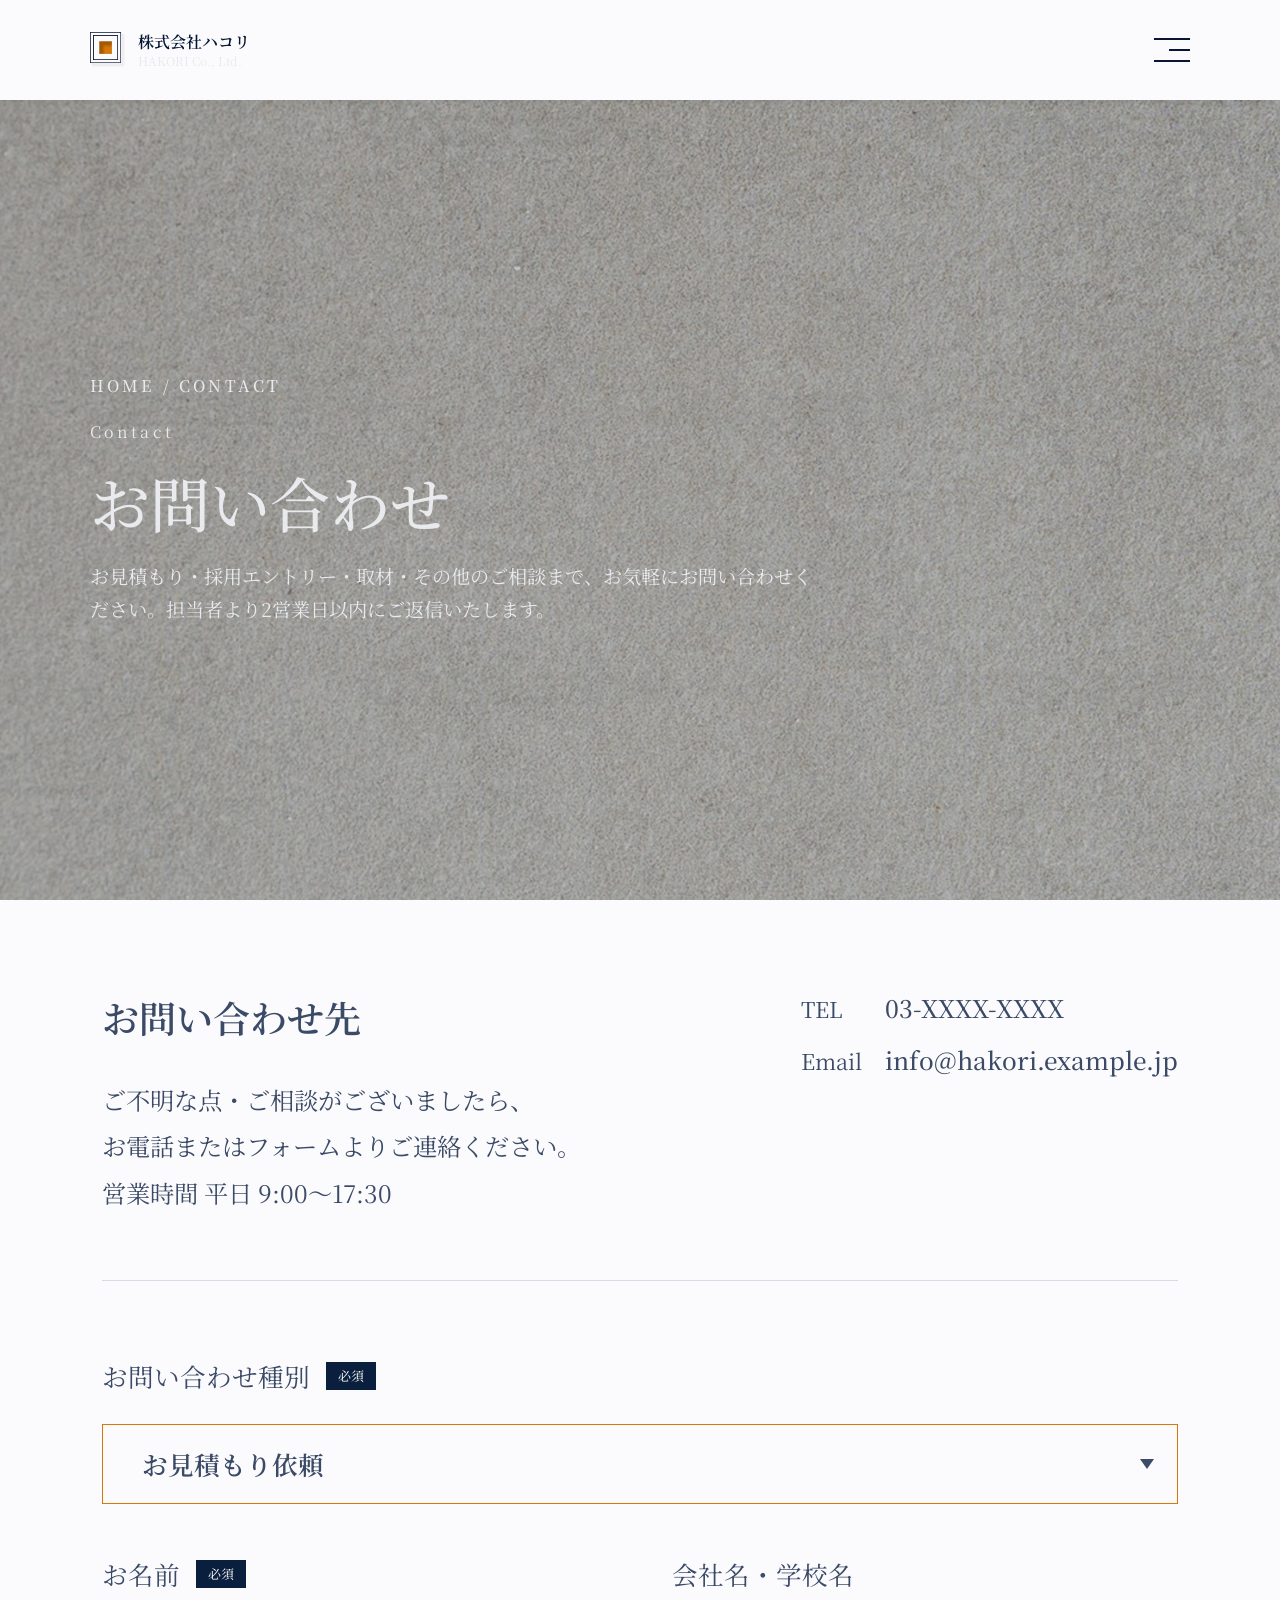
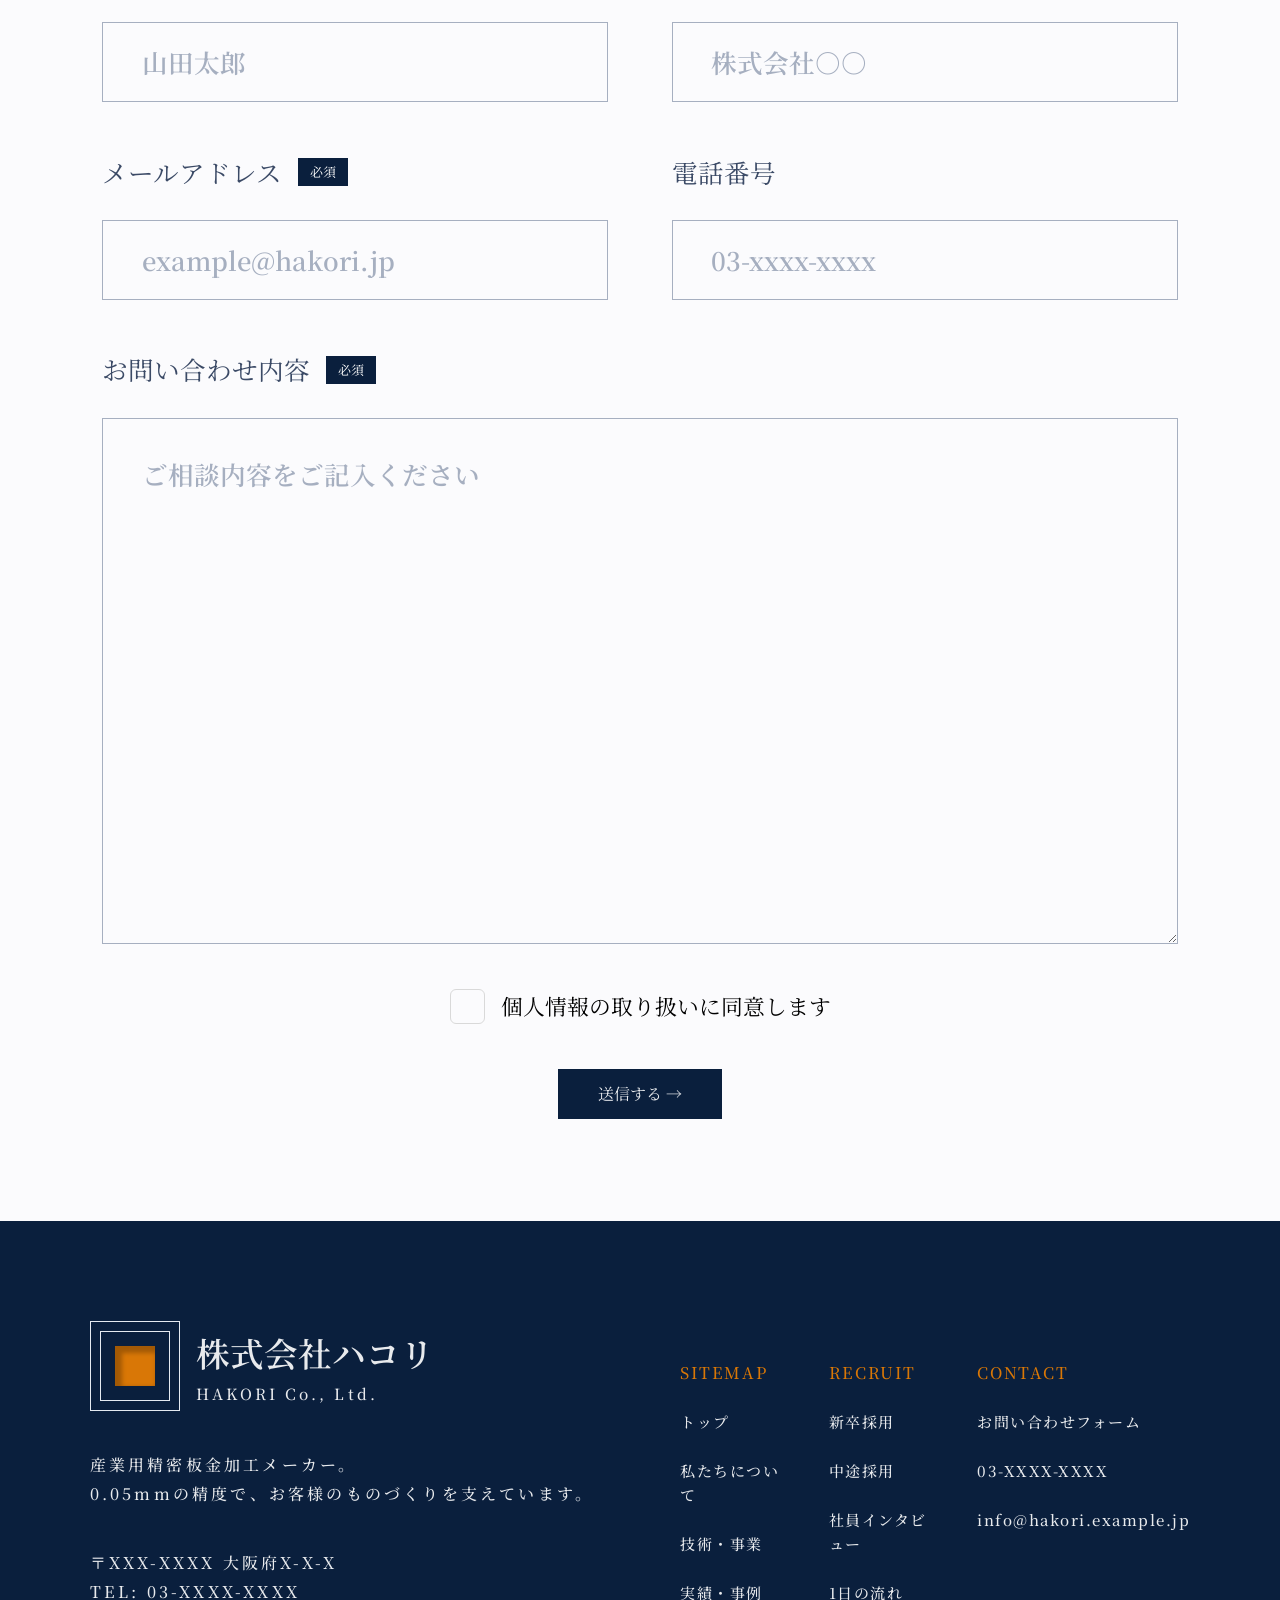
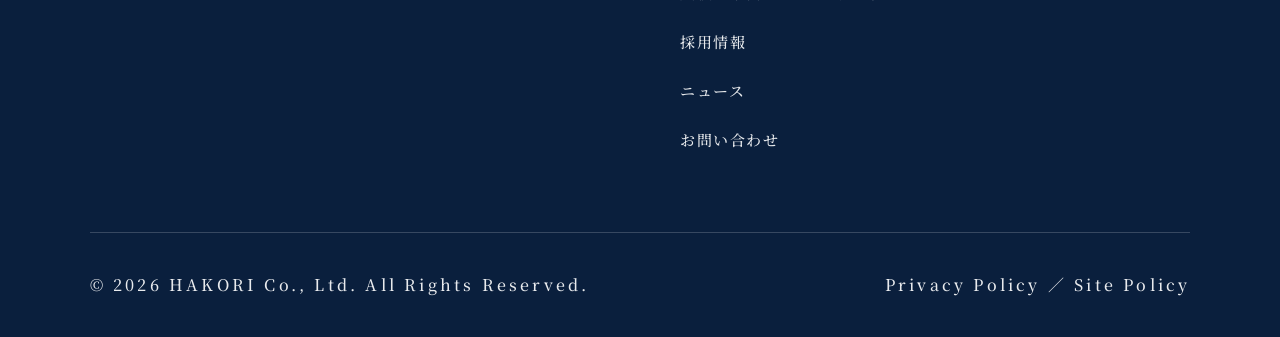
<file: contact.html>
﻿<!doctype html>
<html lang="ja">
  <head>
    <meta charset="UTF-8" />
    <meta name="viewport" content="width=device-width, initial-scale=1.0" />
    <meta name="description" content="ハコリ株式会社へのお問い合わせページ。お見積もり・採用エントリー・取材・その他のご相談まで、お気軽にお問い合わせください。" />
    <meta property="og:title" content="お問い合わせ | ハコリ株式会社" />
    <meta property="og:description" content="お見積もり・採用エントリー・取材・その他のご相談まで、お気軽にお問い合わせください。担当者より2営業日以内にご返信いたします。" />
    <meta property="og:type" content="website" />
    <meta property="og:url" content="" />
    <meta property="og:image" content="" />
    <meta name="twitter:card" content="" />
    <meta name="twitter:title" content="お問い合わせ | ハコリ株式会社" />
    <meta name="twitter:description" content="お見積もり・採用エントリー・取材・その他のご相談まで、お気軽にお問い合わせください。" />
    <link rel="icon" href="images/favicon.svg" type="image/svg+xml" />
    <link rel="preconnect" href="https://fonts.googleapis.com" />
    <link rel="preconnect" href="https://fonts.gstatic.com" crossorigin />
    <link href="https://fonts.googleapis.com/css2?family=Noto+Serif+JP:wght@400;500;600&display=swap" rel="stylesheet" />
    <link rel="stylesheet" href="css/reset.css" />
    <link rel="stylesheet" href="css/style.css" />
    <title>お問い合わせ | ハコリ株式会社</title>
  </head>

  <body>
    <header class="header" role="banner">
      <div class="header-inner">
        <h1 class="header-logo">
          <a href="index.html" aria-label="株式会社ハコリ トップページへ">
            <img src="./images/logo.png" alt="" aria-hidden="true" class="header-logo-img" />
            <span class="header-logo-text">
              <span class="header-logo-name">株式会社ハコリ</span>
              <span class="header-logo-en">HAKORI Co., Ltd.</span>
            </span>
          </a>
        </h1>
        <button class="header-menu-btn" aria-label="メニューを開く" aria-expanded="false" aria-controls="global-nav">
          <span aria-hidden="true"></span>
          <span aria-hidden="true"></span>
          <span aria-hidden="true"></span>
        </button>
      </div>
    </header>

    <div class="drawer" id="global-nav" aria-hidden="true">
      <button class="drawer-close-btn" aria-label="メニューを閉じる">
        <span aria-hidden="true"></span>
        <span aria-hidden="true"></span>
      </button>
      <div class="drawer-inner">
        <div class="drawer-logo">
          <a href="index.html" aria-label="株式会社ハコリ トップページへ">
            <div class="drawer-logo-mark" aria-hidden="true">
              <div class="drawer-logo-mark__inner"></div>
              <div class="drawer-logo-mark__accent"></div>
            </div>
            <span class="drawer-logo-text">
              <span class="drawer-logo-name">株式会社ハコリ</span>
              <span class="drawer-logo-en">HAKORI Co., Ltd.</span>
            </span>
          </a>
        </div>
        <div class="drawer-divider" aria-hidden="true"></div>
        <nav class="drawer-nav" aria-label="メインメニュー">
          <ul class="drawer-nav-list">
            <li class="drawer-nav-item"><a href="index.html"><span class="drawer-nav-num" aria-hidden="true">01</span><span class="drawer-nav-text"><span class="drawer-nav-ja">トップ</span><span class="drawer-nav-en" aria-hidden="true">TOP</span></span></a></li>
            <li class="drawer-nav-item"><a href="about.html"><span class="drawer-nav-num" aria-hidden="true">02</span><span class="drawer-nav-text"><span class="drawer-nav-ja">私たちについて</span><span class="drawer-nav-en" aria-hidden="true">ABOUT</span></span></a></li>
            <li class="drawer-nav-item"><a href="technology.html"><span class="drawer-nav-num" aria-hidden="true">03</span><span class="drawer-nav-text"><span class="drawer-nav-ja">技術・事業</span><span class="drawer-nav-en" aria-hidden="true">TECHNOLOGY</span></span></a></li>
            <li class="drawer-nav-item"><a href="works.html"><span class="drawer-nav-num" aria-hidden="true">04</span><span class="drawer-nav-text"><span class="drawer-nav-ja">実績・事例</span><span class="drawer-nav-en" aria-hidden="true">WORKS</span></span></a></li>
            <li class="drawer-nav-item"><a href="recruit.html"><span class="drawer-nav-num" aria-hidden="true">05</span><span class="drawer-nav-text"><span class="drawer-nav-ja">採用情報</span><span class="drawer-nav-en" aria-hidden="true">RECRUIT</span></span></a></li>
            <li class="drawer-nav-item"><a href="news.html"><span class="drawer-nav-num" aria-hidden="true">06</span><span class="drawer-nav-text"><span class="drawer-nav-ja">ニュース</span><span class="drawer-nav-en" aria-hidden="true">NEWS</span></span></a></li>
          </ul>
        </nav>
        <div class="drawer-contact">
          <a href="contact.html" class="drawer-contact-btn">お問い合わせ</a>
        </div>
        <p class="drawer-copyright">© 2026 HAKORI Co., Ltd.</p>
      </div>
    </div>
    <div class="drawer-overlay"></div>

    <main>
      <!-- ヒーロー -->
      <section class="contact-hero">
        <div class="contact-hero-inner">
          <p class="contact-hero-breadcrumb">HOME / CONTACT</p>
          <p class="contact-hero-label">Contact</p>
          <h1 class="contact-hero-heading">お問い合わせ</h1>
          <p class="contact-hero-desc">お見積もり・採用エントリー・取材・その他のご相談まで、お気軽にお問い合わせください。担当者より2営業日以内にご返信いたします。</p>
        </div>
      </section>

      <!-- お問い合わせ先情報 -->
      <section class="contact-info">
        <div class="contact-info-inner">
          <div class="contact-info-text">
            <h2 class="contact-info-heading">お問い合わせ先</h2>
            <p class="contact-info-desc">ご不明な点・ご相談がございましたら、<br />お電話またはフォームよりご連絡ください。<br />営業時間 平日 9:00〜17:30</p>
          </div>
          <div class="contact-info-details">
            <div class="contact-info-item">
              <span class="contact-info-item__label">TEL</span>
              <a href="tel:03-XXXX-XXXX" class="contact-info-item__value">03-XXXX-XXXX</a>
            </div>
            <div class="contact-info-item">
              <span class="contact-info-item__label">Email</span>
              <a href="mailto:info@hakori.example.jp" class="contact-info-item__value">info@hakori.example.jp</a>
            </div>
          </div>
        </div>
        <div class="contact-info-divider" aria-hidden="true"></div>
      </section>

      <!-- お問い合わせフォーム -->
      <section class="contact-form-wrap">
        <form class="cform" action="#" method="post" novalidate>

          <!-- お問い合わせ種別 -->
          <div class="cform-field">
            <div class="cform-label">
              <span class="cform-label__text">お問い合わせ種別</span>
              <span class="cform-badge" aria-label="必須">必須</span>
            </div>
            <div class="cform-select-wrap">
              <select class="cform-select" name="category" required aria-required="true">
                <option value="estimate">お見積もり依頼</option>
                <option value="recruit">採用エントリー</option>
                <option value="media">取材のご依頼</option>
                <option value="other">その他</option>
              </select>
            </div>
          </div>

          <!-- お名前 / 会社名・学校名 -->
          <div class="cform-row">
            <div class="cform-field">
              <div class="cform-label">
                <span class="cform-label__text">お名前</span>
                <span class="cform-badge" aria-label="必須">必須</span>
              </div>
              <input class="cform-input" type="text" name="name" placeholder="山田太郎" required aria-required="true" autocomplete="name" />
            </div>
            <div class="cform-field">
              <div class="cform-label">
                <span class="cform-label__text">会社名・学校名</span>
              </div>
              <input class="cform-input" type="text" name="company" placeholder="株式会社○○" autocomplete="organization" />
            </div>
          </div>

          <!-- メールアドレス / 電話番号 -->
          <div class="cform-row">
            <div class="cform-field">
              <div class="cform-label">
                <span class="cform-label__text">メールアドレス</span>
                <span class="cform-badge" aria-label="必須">必須</span>
              </div>
              <input class="cform-input" type="email" name="email" placeholder="example@hakori.jp" required aria-required="true" autocomplete="email" />
            </div>
            <div class="cform-field">
              <div class="cform-label">
                <span class="cform-label__text">電話番号</span>
              </div>
              <input class="cform-input" type="tel" name="tel" placeholder="03-xxxx-xxxx" autocomplete="tel" />
            </div>
          </div>

          <!-- お問い合わせ内容 -->
          <div class="cform-field">
            <div class="cform-label">
              <span class="cform-label__text">お問い合わせ内容</span>
              <span class="cform-badge" aria-label="必須">必須</span>
            </div>
            <textarea class="cform-textarea" name="message" placeholder="ご相談内容をご記入ください" required aria-required="true" rows="10"></textarea>
          </div>

          <!-- プライバシーポリシー同意 -->
          <div class="cform-privacy">
            <label class="cform-privacy__label">
              <input class="cform-privacy__check" type="checkbox" name="privacy" required aria-required="true" />
              <span class="cform-privacy__box" aria-hidden="true"></span>
              個人情報の取り扱いに同意します
            </label>
          </div>

          <!-- 送信ボタン -->
          <div class="cform-submit">
            <button class="cform-btn" type="submit">送信する →</button>
          </div>

        </form>
      </section>
    </main>

    <footer class="footer" role="contentinfo">
      <div class="footer-inner">
        <div class="footer-brand">
          <div class="footer-logo">
            <a href="index.html" aria-label="株式会社ハコリ トップページへ">
              <div class="footer-logo-mark" aria-hidden="true">
                <div class="footer-logo-mark__outer"></div>
                <div class="footer-logo-mark__inner"></div>
                <div class="footer-logo-mark__accent"></div>
              </div>
              <div class="footer-logo-text">
                <p class="footer-logo-name">株式会社ハコリ</p>
                <p class="footer-logo-en">HAKORI Co., Ltd.</p>
              </div>
            </a>
          </div>
          <p class="footer-desc">産業用精密板金加工メーカー。<br />0.05mmの精度で、お客様のものづくりを支えています。</p>
          <address class="footer-address">〒XXX-XXXX 大阪府X-X-X<br />TEL: 03-XXXX-XXXX</address>
        </div>
        <nav class="footer-nav" aria-label="フッターナビゲーション">
          <div class="footer-nav-col">
            <p class="footer-nav-col__title">SITEMAP</p>
            <ul>
              <li><a href="index.html">トップ</a></li>
              <li><a href="about.html">私たちについて</a></li>
              <li><a href="technology.html">技術・事業</a></li>
              <li><a href="works.html">実績・事例</a></li>
              <li><a href="recruit.html">採用情報</a></li>
              <li><a href="news.html">ニュース</a></li>
              <li><a href="contact.html">お問い合わせ</a></li>
            </ul>
          </div>
          <div class="footer-nav-col">
            <p class="footer-nav-col__title">RECRUIT</p>
            <ul>
              <li><a href="#">新卒採用</a></li>
              <li><a href="#">中途採用</a></li>
              <li><a href="interview.html">社員インタビュー</a></li>
              <li><a href="#">1日の流れ</a></li>
            </ul>
          </div>
          <div class="footer-nav-col">
            <p class="footer-nav-col__title">CONTACT</p>
            <ul>
              <li><a href="contact.html">お問い合わせフォーム</a></li>
              <li><a href="tel:03-XXXX-XXXX">03-XXXX-XXXX</a></li>
              <li><a href="mailto:info@hakori.example.jp">info@hakori.example.jp</a></li>
            </ul>
          </div>
        </nav>
      </div>
      <div class="footer-bottom">
        <p class="footer-copyright">© 2026 HAKORI Co., Ltd. All Rights Reserved.</p>
        <p class="footer-policy">Privacy Policy ／ Site Policy</p>
      </div>
    </footer>

    <script src="js/main.js"></script>
  </body>
</html>
</file>
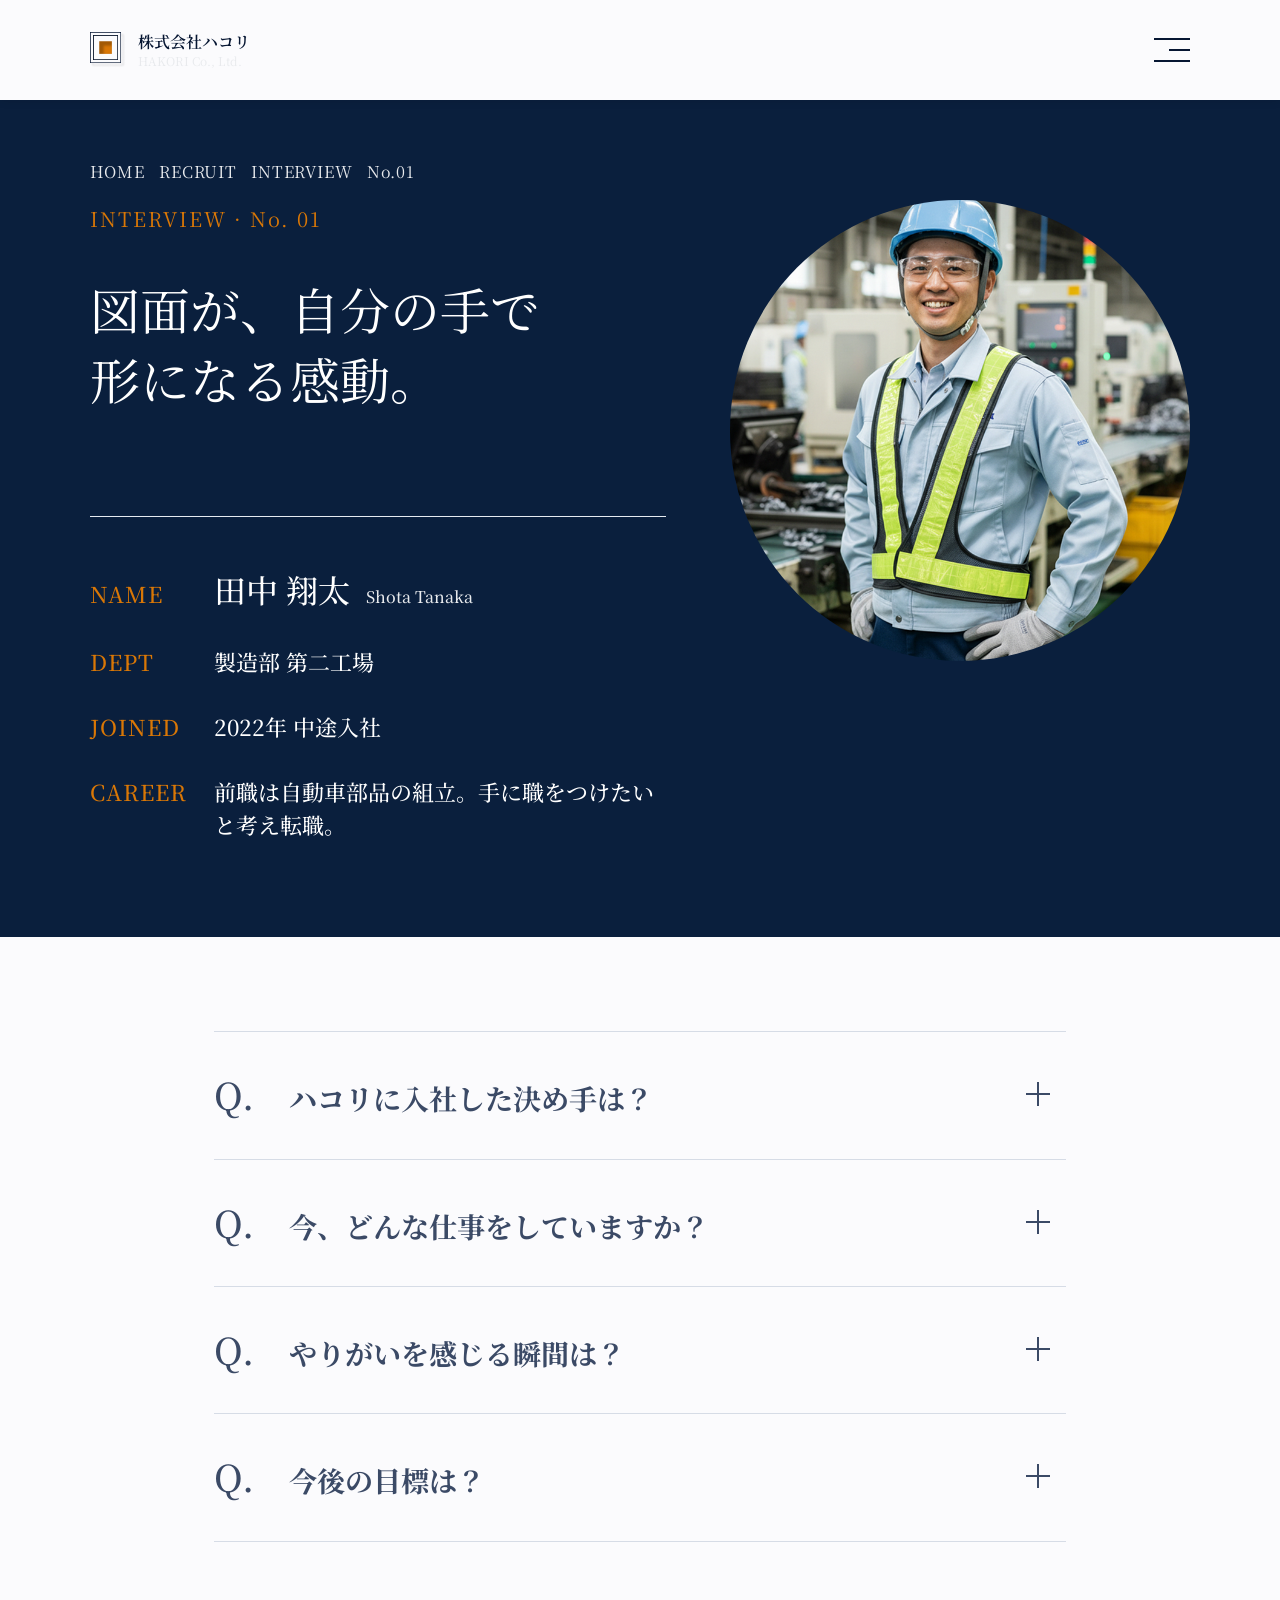
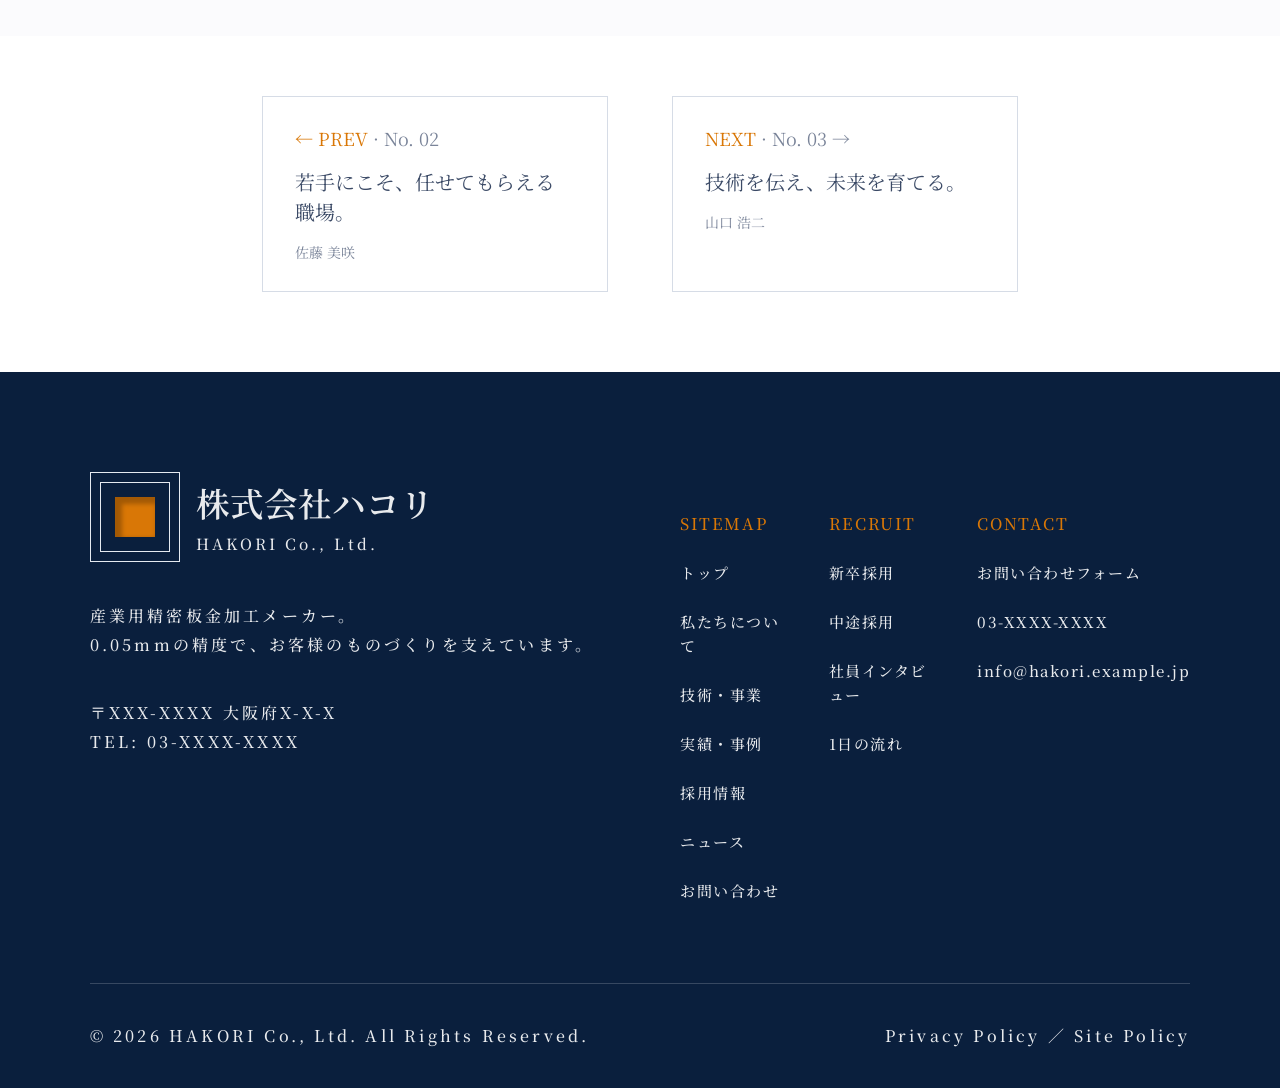
<file: interview.html>
﻿<!doctype html>
<html lang="ja">
  <head>
    <meta charset="UTF-8" />
    <meta name="viewport" content="width=device-width, initial-scale=1.0" />
    <meta name="description" content="田中翔太さんのインタビュー。ハコリ株式会社の製造部で活躍する社員の声をお届けします。" />
    <meta property="og:title" content="社員インタビュー No.01 田中翔太 | ハコリ株式会社" />
    <meta property="og:description" content="図面が、自分の手で形になる感動。製造部 田中翔太のインタビュー。" />
    <meta property="og:type" content="article" />
    <meta property="og:url" content="" />
    <meta property="og:image" content="" />
    <meta name="twitter:card" content="" />
    <meta name="twitter:title" content="社員インタビュー No.01 | ハコリ株式会社" />
    <meta name="twitter:description" content="図面が、自分の手で形になる感動。製造部 田中翔太のインタビュー。" />
    <link rel="icon" href="images/favicon.svg" type="image/svg+xml" />
    <link rel="preconnect" href="https://fonts.googleapis.com" />
    <link rel="preconnect" href="https://fonts.gstatic.com" crossorigin />
    <link href="https://fonts.googleapis.com/css2?family=Noto+Serif+JP:wght@400;500;600&display=swap" rel="stylesheet" />
    <link rel="stylesheet" href="css/reset.css" />
    <link rel="stylesheet" href="css/style.css" />
    <title>社員インタビュー No.01 田中翔太 | ハコリ株式会社</title>
  </head>

  <body>
    <header class="header" role="banner">
      <div class="header-inner">
        <h1 class="header-logo">
          <a href="index.html" aria-label="株式会社ハコリ トップページへ">
            <img src="./images/logo.png" alt="" aria-hidden="true" class="header-logo-img" />
            <span class="header-logo-text">
              <span class="header-logo-name">株式会社ハコリ</span>
              <span class="header-logo-en">HAKORI Co., Ltd.</span>
            </span>
          </a>
        </h1>
        <button class="header-menu-btn" aria-label="メニューを開く" aria-expanded="false" aria-controls="global-nav">
          <span aria-hidden="true"></span>
          <span aria-hidden="true"></span>
          <span aria-hidden="true"></span>
        </button>
      </div>
    </header>

    <div class="drawer" id="global-nav" aria-hidden="true">
      <button class="drawer-close-btn" aria-label="メニューを閉じる">
        <span aria-hidden="true"></span>
        <span aria-hidden="true"></span>
      </button>
      <div class="drawer-inner">
        <div class="drawer-logo">
          <a href="index.html" aria-label="株式会社ハコリ トップページへ">
            <div class="drawer-logo-mark" aria-hidden="true">
              <div class="drawer-logo-mark__inner"></div>
              <div class="drawer-logo-mark__accent"></div>
            </div>
            <span class="drawer-logo-text">
              <span class="drawer-logo-name">株式会社ハコリ</span>
              <span class="drawer-logo-en">HAKORI Co., Ltd.</span>
            </span>
          </a>
        </div>
        <div class="drawer-divider" aria-hidden="true"></div>
        <nav class="drawer-nav" aria-label="メインメニュー">
          <ul class="drawer-nav-list">
            <li class="drawer-nav-item"><a href="index.html"><span class="drawer-nav-num" aria-hidden="true">01</span><span class="drawer-nav-text"><span class="drawer-nav-ja">トップ</span><span class="drawer-nav-en" aria-hidden="true">TOP</span></span></a></li>
            <li class="drawer-nav-item"><a href="about.html"><span class="drawer-nav-num" aria-hidden="true">02</span><span class="drawer-nav-text"><span class="drawer-nav-ja">私たちについて</span><span class="drawer-nav-en" aria-hidden="true">ABOUT</span></span></a></li>
            <li class="drawer-nav-item"><a href="technology.html"><span class="drawer-nav-num" aria-hidden="true">03</span><span class="drawer-nav-text"><span class="drawer-nav-ja">技術・事業</span><span class="drawer-nav-en" aria-hidden="true">TECHNOLOGY</span></span></a></li>
            <li class="drawer-nav-item"><a href="works.html"><span class="drawer-nav-num" aria-hidden="true">04</span><span class="drawer-nav-text"><span class="drawer-nav-ja">実績・事例</span><span class="drawer-nav-en" aria-hidden="true">WORKS</span></span></a></li>
            <li class="drawer-nav-item"><a href="recruit.html"><span class="drawer-nav-num" aria-hidden="true">05</span><span class="drawer-nav-text"><span class="drawer-nav-ja">採用情報</span><span class="drawer-nav-en" aria-hidden="true">RECRUIT</span></span></a></li>
            <li class="drawer-nav-item"><a href="news.html"><span class="drawer-nav-num" aria-hidden="true">06</span><span class="drawer-nav-text"><span class="drawer-nav-ja">ニュース</span><span class="drawer-nav-en" aria-hidden="true">NEWS</span></span></a></li>
          </ul>
        </nav>
        <div class="drawer-contact">
          <a href="contact.html" class="drawer-contact-btn">お問い合わせ</a>
        </div>
        <p class="drawer-copyright">© 2026 HAKORI Co., Ltd.</p>
      </div>
    </div>
    <div class="drawer-overlay"></div>

    <main>
      <!-- ヒーロー -->
      <section class="interview-hero">
        <div class="interview-hero-inner">
          <div class="interview-hero-content">
            <p class="interview-hero-breadcrumb">HOME &nbsp; RECRUIT &nbsp; INTERVIEW &nbsp; No.01</p>
            <p class="interview-hero-label">INTERVIEW · No. 01</p>
            <h1 class="interview-hero-heading">図面が、自分の手で<br />形になる感動。</h1>
            <div class="interview-hero-divider" aria-hidden="true"></div>
            <dl class="interview-hero-profile">
              <div class="interview-hero-profile-row">
                <dt>NAME</dt>
                <dd>
                  <span class="interview-hero-profile__name">田中 翔太</span>
                  <span class="interview-hero-profile__en">Shota Tanaka</span>
                </dd>
              </div>
              <div class="interview-hero-profile-row">
                <dt>DEPT</dt>
                <dd>製造部 第二工場</dd>
              </div>
              <div class="interview-hero-profile-row">
                <dt>JOINED</dt>
                <dd>2022年 中途入社</dd>
              </div>
              <div class="interview-hero-profile-row">
                <dt>CAREER</dt>
                <dd>前職は自動車部品の組立。手に職をつけたいと考え転職。</dd>
              </div>
            </dl>
          </div>
          <div class="interview-hero-img">
            <img src="images/Rectangle 68.jpg" alt="田中 翔太" />
          </div>
        </div>
      </section>

      <!-- Q&A アコーディオン -->
      <section class="interview-qa">
        <div class="interview-qa-inner">
          <div class="interview-qa-block">
            <button class="interview-qa-block__trigger" aria-expanded="false" aria-controls="qa-1">
              <span class="interview-qa-block__mark">Q.</span>
              <p class="interview-qa-block__text">ハコリに入社した決め手は？</p>
              <span class="interview-qa-block__icon" aria-hidden="true"></span>
            </button>
            <div class="interview-qa-block__body" id="qa-1">
              <div class="interview-qa-block__answer">
                <span class="interview-qa-block__mark interview-qa-block__mark--a">A.</span>
                <p class="interview-qa-block__text interview-qa-block__text--a">工場見学の時、ベテラン社員が若手に丁寧に技術を教えている姿を見たことです。「教える文化」が根付いている会社なら、未経験の自分でも成長できると確信しました。実際、入社直後から先輩がマンツーマンで指導してくれて、基礎から応用まで体系的に学べました。</p>
              </div>
            </div>
          </div>
          <div class="interview-qa-block">
            <button class="interview-qa-block__trigger" aria-expanded="false" aria-controls="qa-2">
              <span class="interview-qa-block__mark">Q.</span>
              <p class="interview-qa-block__text">今、どんな仕事をしていますか？</p>
              <span class="interview-qa-block__icon" aria-hidden="true"></span>
            </button>
            <div class="interview-qa-block__body" id="qa-2">
              <div class="interview-qa-block__answer">
                <span class="interview-qa-block__mark interview-qa-block__mark--a">A.</span>
                <p class="interview-qa-block__text interview-qa-block__text--a">ファイバーレーザー加工機のオペレーターとして、半導体製造装置の精密部品を担当しています。0.05mm単位の精度が求められる仕事で、自分の段取り次第で品質が決まります。図面と向き合い、最適な加工順序を考える時間が、今は一番楽しいです。</p>
              </div>
            </div>
          </div>
          <div class="interview-qa-block">
            <button class="interview-qa-block__trigger" aria-expanded="false" aria-controls="qa-3">
              <span class="interview-qa-block__mark">Q.</span>
              <p class="interview-qa-block__text">やりがいを感じる瞬間は？</p>
              <span class="interview-qa-block__icon" aria-hidden="true"></span>
            </button>
            <div class="interview-qa-block__body" id="qa-3">
              <div class="interview-qa-block__answer">
                <span class="interview-qa-block__mark interview-qa-block__mark--a">A.</span>
                <p class="interview-qa-block__text interview-qa-block__text--a">自分の手で加工した部品が、半導体の最先端工場で使われていると思うと誇りを感じます。テレビで「日本の半導体産業」というニュースを見ると、その裏側に自分が関わっている実感があります。</p>
              </div>
            </div>
          </div>
          <div class="interview-qa-block">
            <button class="interview-qa-block__trigger" aria-expanded="false" aria-controls="qa-4">
              <span class="interview-qa-block__mark">Q.</span>
              <p class="interview-qa-block__text">今後の目標は？</p>
              <span class="interview-qa-block__icon" aria-hidden="true"></span>
            </button>
            <div class="interview-qa-block__body" id="qa-4">
              <div class="interview-qa-block__answer">
                <span class="interview-qa-block__mark interview-qa-block__mark--a">A.</span>
                <p class="interview-qa-block__text interview-qa-block__text--a">5年以内にチームリーダーになって、自分が新人に技術を伝える側になりたいです。教わった分、次の世代に返していきたい。</p>
              </div>
            </div>
          </div>
        </div>
      </section>

      <!-- PREV / NEXT ナビゲーション -->
      <section class="interview-nav" aria-label="インタビュー前後ナビゲーション">
        <div class="interview-nav-inner">
          <a href="interview-02.html" class="interview-nav-card interview-nav-card--prev">
            <p class="interview-nav-card__nav"><span class="interview-nav-card__nav-label">← PREV</span> · No. 02</p>
            <p class="interview-nav-card__quote">若手にこそ、任せてもらえる職場。</p>
            <p class="interview-nav-card__name">佐藤 美咲</p>
          </a>
          <a href="interview-03.html" class="interview-nav-card interview-nav-card--next">
            <p class="interview-nav-card__nav"><span class="interview-nav-card__nav-label">NEXT</span> · No. 03 →</p>
            <p class="interview-nav-card__quote">技術を伝え、未来を育てる。</p>
            <p class="interview-nav-card__name">山口 浩二</p>
          </a>
        </div>
      </section>
    </main>

    <footer class="footer" role="contentinfo">
      <div class="footer-inner">
        <div class="footer-brand">
          <div class="footer-logo">
            <a href="index.html" aria-label="株式会社ハコリ トップページへ">
              <div class="footer-logo-mark" aria-hidden="true">
                <div class="footer-logo-mark__outer"></div>
                <div class="footer-logo-mark__inner"></div>
                <div class="footer-logo-mark__accent"></div>
              </div>
              <div class="footer-logo-text">
                <p class="footer-logo-name">株式会社ハコリ</p>
                <p class="footer-logo-en">HAKORI Co., Ltd.</p>
              </div>
            </a>
          </div>
          <p class="footer-desc">産業用精密板金加工メーカー。<br />0.05mmの精度で、お客様のものづくりを支えています。</p>
          <address class="footer-address">〒XXX-XXXX 大阪府X-X-X<br />TEL: 03-XXXX-XXXX</address>
        </div>
        <nav class="footer-nav" aria-label="フッターナビゲーション">
          <div class="footer-nav-col">
            <p class="footer-nav-col__title">SITEMAP</p>
            <ul>
              <li><a href="index.html">トップ</a></li>
              <li><a href="about.html">私たちについて</a></li>
              <li><a href="technology.html">技術・事業</a></li>
              <li><a href="works.html">実績・事例</a></li>
              <li><a href="recruit.html">採用情報</a></li>
              <li><a href="news.html">ニュース</a></li>
              <li><a href="contact.html">お問い合わせ</a></li>
            </ul>
          </div>
          <div class="footer-nav-col">
            <p class="footer-nav-col__title">RECRUIT</p>
            <ul>
              <li><a href="#">新卒採用</a></li>
              <li><a href="#">中途採用</a></li>
              <li><a href="interview.html">社員インタビュー</a></li>
              <li><a href="#">1日の流れ</a></li>
            </ul>
          </div>
          <div class="footer-nav-col">
            <p class="footer-nav-col__title">CONTACT</p>
            <ul>
              <li><a href="contact.html">お問い合わせフォーム</a></li>
              <li><a href="tel:03-XXXX-XXXX">03-XXXX-XXXX</a></li>
              <li><a href="mailto:info@hakori.example.jp">info@hakori.example.jp</a></li>
            </ul>
          </div>
        </nav>
      </div>
      <div class="footer-bottom">
        <p class="footer-copyright">© 2026 HAKORI Co., Ltd. All Rights Reserved.</p>
        <p class="footer-policy">Privacy Policy ／ Site Policy</p>
      </div>
    </footer>

    <script src="js/main.js"></script>
  </body>
</html>
</file>
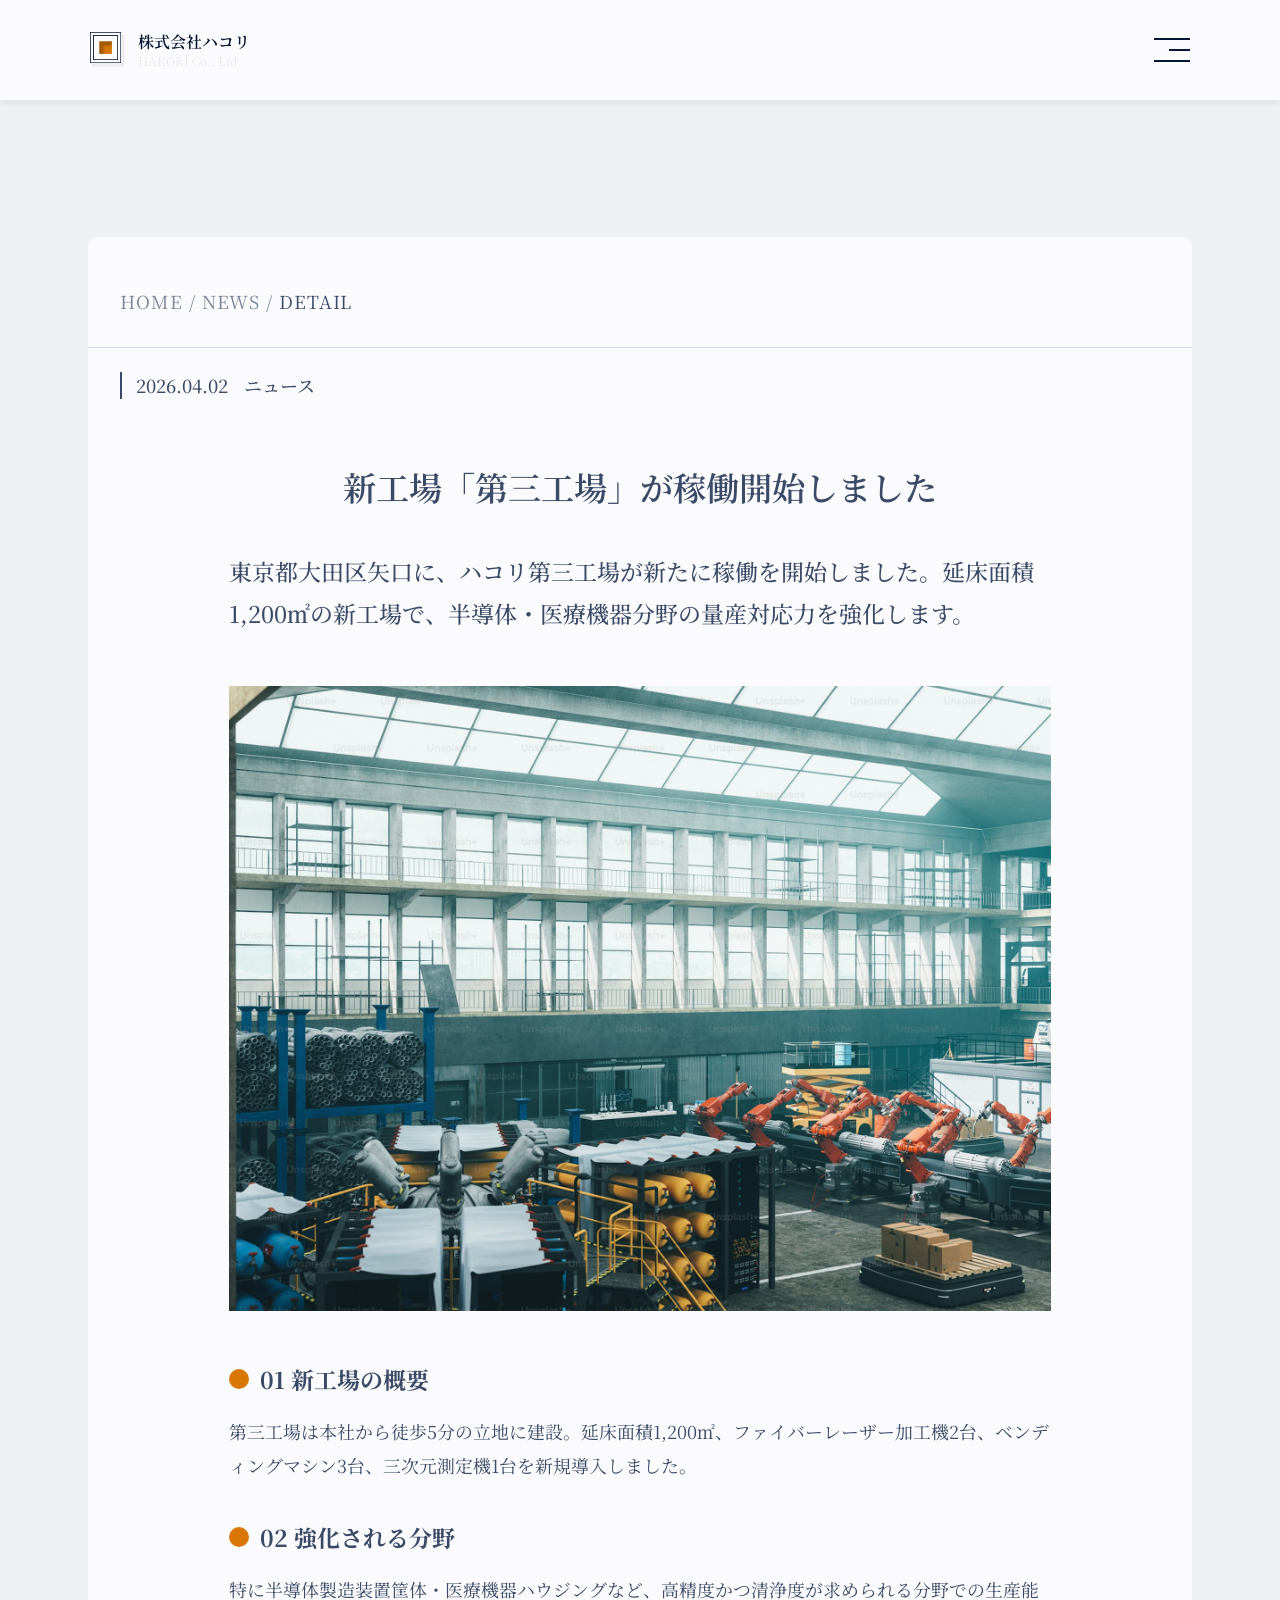
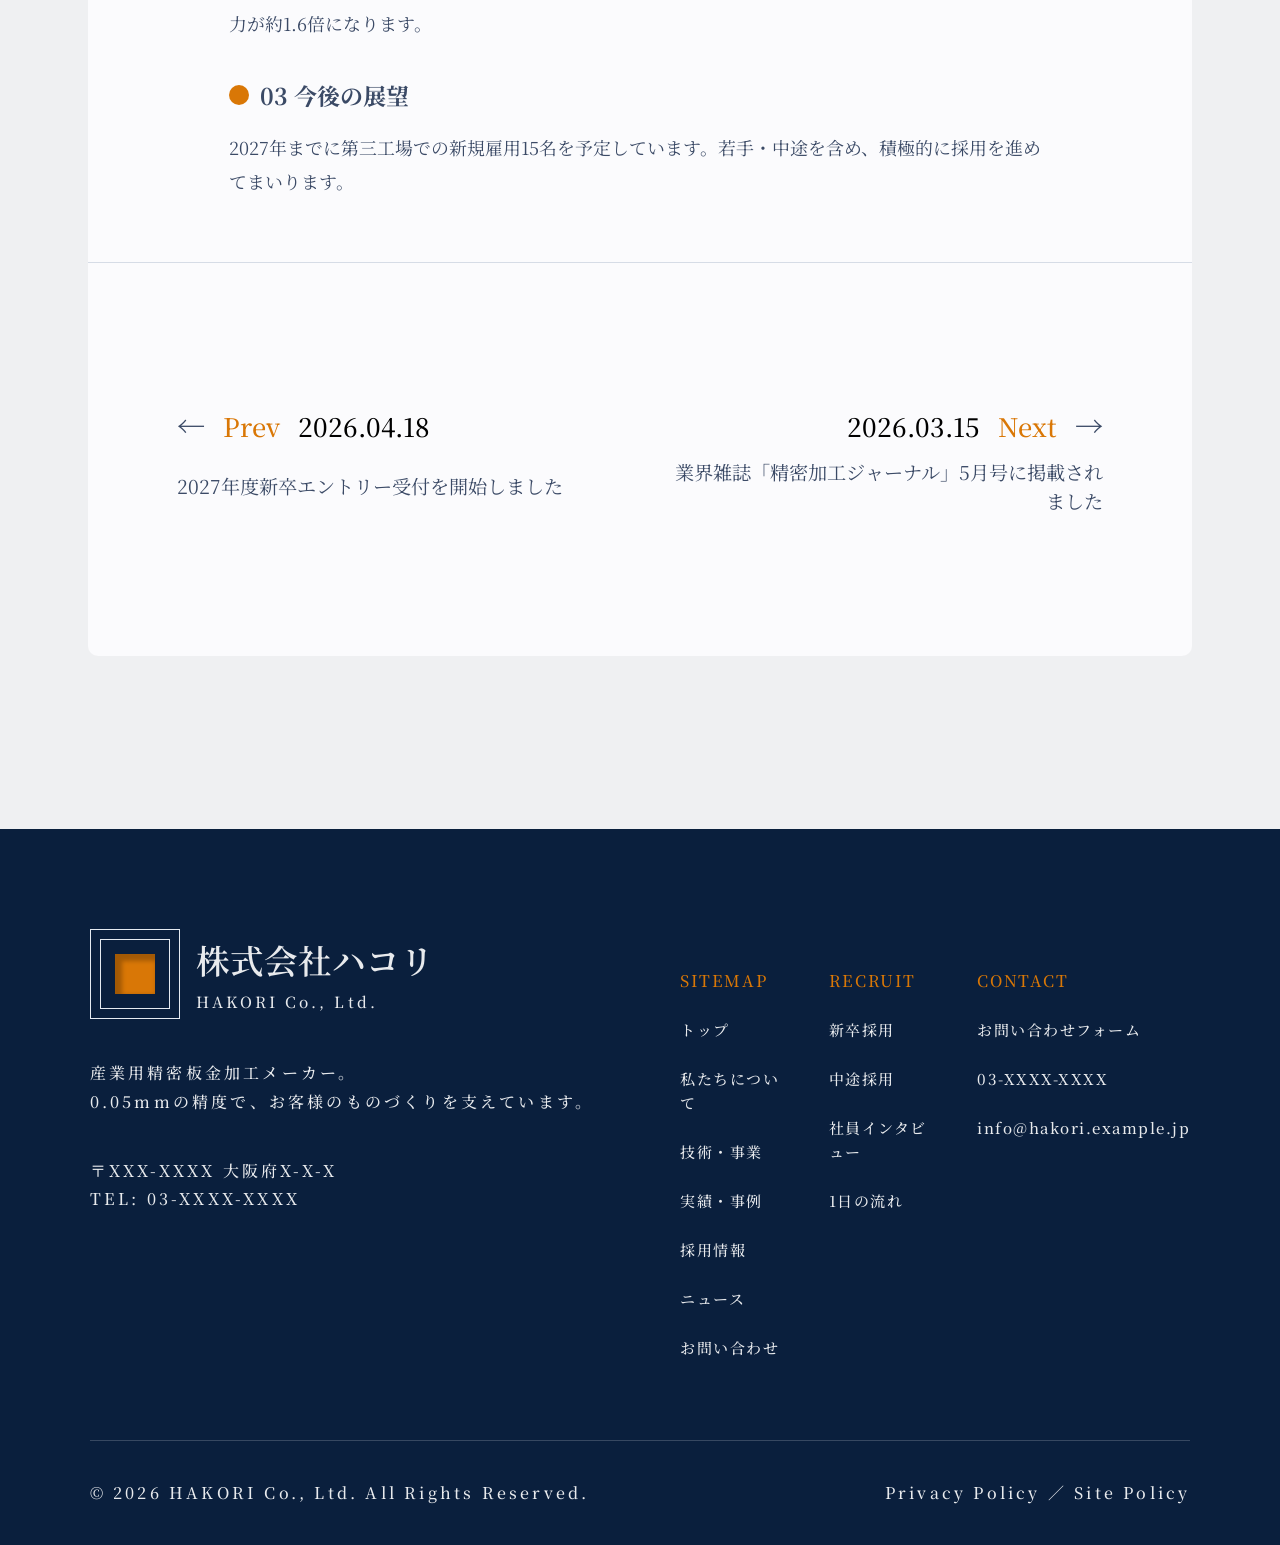
<file: news-detail.html>
﻿<!doctype html>
<html lang="ja">
  <head>
    <meta charset="UTF-8" />
    <meta name="viewport" content="width=device-width, initial-scale=1.0" />
    <meta name="description" content="東京都大田区矢口に、ハコリ第三工場が新たに稼働を開始しました。延床面積1,200㎡の新工場で、半導体・医療機器分野の量産対応力を強化します。" />
    <meta property="og:title" content="新工場「第三工場」が稼働開始しました | ハコリ株式会社" />
    <meta property="og:description" content="東京都大田区矢口に、ハコリ第三工場が新たに稼働を開始しました。延床面積1,200㎡の新工場で、半導体・医療機器分野の量産対応力を強化します。" />
    <meta property="og:type" content="article" />
    <meta property="og:url" content="" />
    <meta property="og:image" content="" />
    <meta name="twitter:card" content="" />
    <meta name="twitter:title" content="新工場「第三工場」が稼働開始しました | ハコリ株式会社" />
    <meta name="twitter:description" content="東京都大田区矢口に、ハコリ第三工場が新たに稼働を開始しました。" />
    <link rel="icon" href="images/favicon.svg" type="image/svg+xml" />
    <link rel="preconnect" href="https://fonts.googleapis.com" />
    <link rel="preconnect" href="https://fonts.gstatic.com" crossorigin />
    <link href="https://fonts.googleapis.com/css2?family=Noto+Serif+JP:wght@400;500;600&display=swap" rel="stylesheet" />
    <link rel="stylesheet" href="css/reset.css" />
    <link rel="stylesheet" href="css/style.css" />
    <title>新工場「第三工場」が稼働開始しました | ハコリ株式会社</title>
  </head>

  <body>
    <header class="header" role="banner">
      <div class="header-inner">
        <h1 class="header-logo">
          <a href="index.html" aria-label="株式会社ハコリ トップページへ">
            <img src="./images/logo.png" alt="" aria-hidden="true" class="header-logo-img" />
            <span class="header-logo-text">
              <span class="header-logo-name">株式会社ハコリ</span>
              <span class="header-logo-en">HAKORI Co., Ltd.</span>
            </span>
          </a>
        </h1>
        <button class="header-menu-btn" aria-label="メニューを開く" aria-expanded="false" aria-controls="global-nav">
          <span aria-hidden="true"></span>
          <span aria-hidden="true"></span>
          <span aria-hidden="true"></span>
        </button>
      </div>
    </header>

    <div class="drawer" id="global-nav" aria-hidden="true">
      <button class="drawer-close-btn" aria-label="メニューを閉じる">
        <span aria-hidden="true"></span>
        <span aria-hidden="true"></span>
      </button>
      <div class="drawer-inner">
        <div class="drawer-logo">
          <a href="index.html" aria-label="株式会社ハコリ トップページへ">
            <div class="drawer-logo-mark" aria-hidden="true">
              <div class="drawer-logo-mark__inner"></div>
              <div class="drawer-logo-mark__accent"></div>
            </div>
            <span class="drawer-logo-text">
              <span class="drawer-logo-name">株式会社ハコリ</span>
              <span class="drawer-logo-en">HAKORI Co., Ltd.</span>
            </span>
          </a>
        </div>
        <div class="drawer-divider" aria-hidden="true"></div>
        <nav class="drawer-nav" aria-label="メインメニュー">
          <ul class="drawer-nav-list">
            <li class="drawer-nav-item"><a href="index.html"><span class="drawer-nav-num" aria-hidden="true">01</span><span class="drawer-nav-text"><span class="drawer-nav-ja">トップ</span><span class="drawer-nav-en" aria-hidden="true">TOP</span></span></a></li>
            <li class="drawer-nav-item"><a href="about.html"><span class="drawer-nav-num" aria-hidden="true">02</span><span class="drawer-nav-text"><span class="drawer-nav-ja">私たちについて</span><span class="drawer-nav-en" aria-hidden="true">ABOUT</span></span></a></li>
            <li class="drawer-nav-item"><a href="technology.html"><span class="drawer-nav-num" aria-hidden="true">03</span><span class="drawer-nav-text"><span class="drawer-nav-ja">技術・事業</span><span class="drawer-nav-en" aria-hidden="true">TECHNOLOGY</span></span></a></li>
            <li class="drawer-nav-item"><a href="works.html"><span class="drawer-nav-num" aria-hidden="true">04</span><span class="drawer-nav-text"><span class="drawer-nav-ja">実績・事例</span><span class="drawer-nav-en" aria-hidden="true">WORKS</span></span></a></li>
            <li class="drawer-nav-item"><a href="recruit.html"><span class="drawer-nav-num" aria-hidden="true">05</span><span class="drawer-nav-text"><span class="drawer-nav-ja">採用情報</span><span class="drawer-nav-en" aria-hidden="true">RECRUIT</span></span></a></li>
            <li class="drawer-nav-item"><a href="news.html"><span class="drawer-nav-num" aria-hidden="true">06</span><span class="drawer-nav-text"><span class="drawer-nav-ja">ニュース</span><span class="drawer-nav-en" aria-hidden="true">NEWS</span></span></a></li>
          </ul>
        </nav>
        <div class="drawer-contact">
          <a href="contact.html" class="drawer-contact-btn">お問い合わせ</a>
        </div>
        <p class="drawer-copyright">© 2026 HAKORI Co., Ltd.</p>
      </div>
    </div>
    <div class="drawer-overlay"></div>

    <main>
      <div class="article-wrap">
        <!-- 記事カード -->
        <article class="article-card">
          <p class="article-breadcrumb">HOME / NEWS / <span class="article-breadcrumb__current">DETAIL</span></p>
          <div class="article-divider" aria-hidden="true"></div>

          <div class="article-meta">
            <time class="article-meta__date" datetime="2026-04-02">2026.04.02</time>
            <span class="article-meta__tag">ニュース</span>
          </div>

          <div class="article-body">
            <div class="article-content">
              <h1 class="article-heading">新工場「第三工場」が稼働開始しました</h1>
              <p class="article-lead">東京都大田区矢口に、ハコリ第三工場が新たに稼働を開始しました。延床面積1,200㎡の新工場で、半導体・医療機器分野の量産対応力を強化します。</p>
            </div>

            <figure class="article-img">
              <img src="images/Rectangle 89.jpg" alt="新工場 第三工場の内部" />
            </figure>

            <div class="article-sections">
              <div class="article-section">
                <div class="article-section__heading">
                  <span class="article-section__bullet" aria-hidden="true"></span>
                  <h2 class="article-section__title">01 新工場の概要</h2>
                </div>
                <p class="article-section__body">第三工場は本社から徒歩5分の立地に建設。延床面積1,200㎡、ファイバーレーザー加工機2台、ベンディングマシン3台、三次元測定機1台を新規導入しました。</p>
              </div>
              <div class="article-section">
                <div class="article-section__heading">
                  <span class="article-section__bullet" aria-hidden="true"></span>
                  <h2 class="article-section__title">02 強化される分野</h2>
                </div>
                <p class="article-section__body">特に半導体製造装置筐体・医療機器ハウジングなど、高精度かつ清浄度が求められる分野での生産能力が約1.6倍になります。</p>
              </div>
              <div class="article-section">
                <div class="article-section__heading">
                  <span class="article-section__bullet" aria-hidden="true"></span>
                  <h2 class="article-section__title">03 今後の展望</h2>
                </div>
                <p class="article-section__body">2027年までに第三工場での新規雇用15名を予定しています。若手・中途を含め、積極的に採用を進めてまいります。</p>
              </div>
            </div>
          </div>
          <!-- PREV / NEXT -->
          <div class="article-pager-divider" aria-hidden="true"></div>
          <nav class="article-pager" aria-label="前後の記事へ">
            <a href="#" class="article-pager__prev">
              <span class="article-pager__arrow" aria-hidden="true">←</span>
              <span class="article-pager__label">Prev</span>
              <time class="article-pager__date" datetime="2026-04-18">2026.04.18</time>
              <p class="article-pager__title">2027年度新卒エントリー受付を開始しました</p>
            </a>
            <a href="#" class="article-pager__next">
              <time class="article-pager__date" datetime="2026-03-15">2026.03.15</time>
              <span class="article-pager__label">Next</span>
              <span class="article-pager__arrow" aria-hidden="true">→</span>
              <p class="article-pager__title">業界雑誌「精密加工ジャーナル」5月号に掲載されました</p>
            </a>
          </nav>
        </article>
      </div>
    </main>

    <footer class="footer" role="contentinfo">
      <div class="footer-inner">
        <div class="footer-brand">
          <div class="footer-logo">
            <a href="index.html" aria-label="株式会社ハコリ トップページへ">
              <div class="footer-logo-mark" aria-hidden="true">
                <div class="footer-logo-mark__outer"></div>
                <div class="footer-logo-mark__inner"></div>
                <div class="footer-logo-mark__accent"></div>
              </div>
              <div class="footer-logo-text">
                <p class="footer-logo-name">株式会社ハコリ</p>
                <p class="footer-logo-en">HAKORI Co., Ltd.</p>
              </div>
            </a>
          </div>
          <p class="footer-desc">産業用精密板金加工メーカー。<br />0.05mmの精度で、お客様のものづくりを支えています。</p>
          <address class="footer-address">〒XXX-XXXX 大阪府X-X-X<br />TEL: 03-XXXX-XXXX</address>
        </div>
        <nav class="footer-nav" aria-label="フッターナビゲーション">
          <div class="footer-nav-col">
            <p class="footer-nav-col__title">SITEMAP</p>
            <ul>
              <li><a href="index.html">トップ</a></li>
              <li><a href="about.html">私たちについて</a></li>
              <li><a href="technology.html">技術・事業</a></li>
              <li><a href="works.html">実績・事例</a></li>
              <li><a href="recruit.html">採用情報</a></li>
              <li><a href="news.html">ニュース</a></li>
              <li><a href="contact.html">お問い合わせ</a></li>
            </ul>
          </div>
          <div class="footer-nav-col">
            <p class="footer-nav-col__title">RECRUIT</p>
            <ul>
              <li><a href="#">新卒採用</a></li>
              <li><a href="#">中途採用</a></li>
              <li><a href="interview.html">社員インタビュー</a></li>
              <li><a href="#">1日の流れ</a></li>
            </ul>
          </div>
          <div class="footer-nav-col">
            <p class="footer-nav-col__title">CONTACT</p>
            <ul>
              <li><a href="contact.html">お問い合わせフォーム</a></li>
              <li><a href="tel:03-XXXX-XXXX">03-XXXX-XXXX</a></li>
              <li><a href="mailto:info@hakori.example.jp">info@hakori.example.jp</a></li>
            </ul>
          </div>
        </nav>
      </div>
      <div class="footer-bottom">
        <p class="footer-copyright">© 2026 HAKORI Co., Ltd. All Rights Reserved.</p>
        <p class="footer-policy">Privacy Policy ／ Site Policy</p>
      </div>
    </footer>

    <script src="js/main.js"></script>
  </body>
</html>
</file>
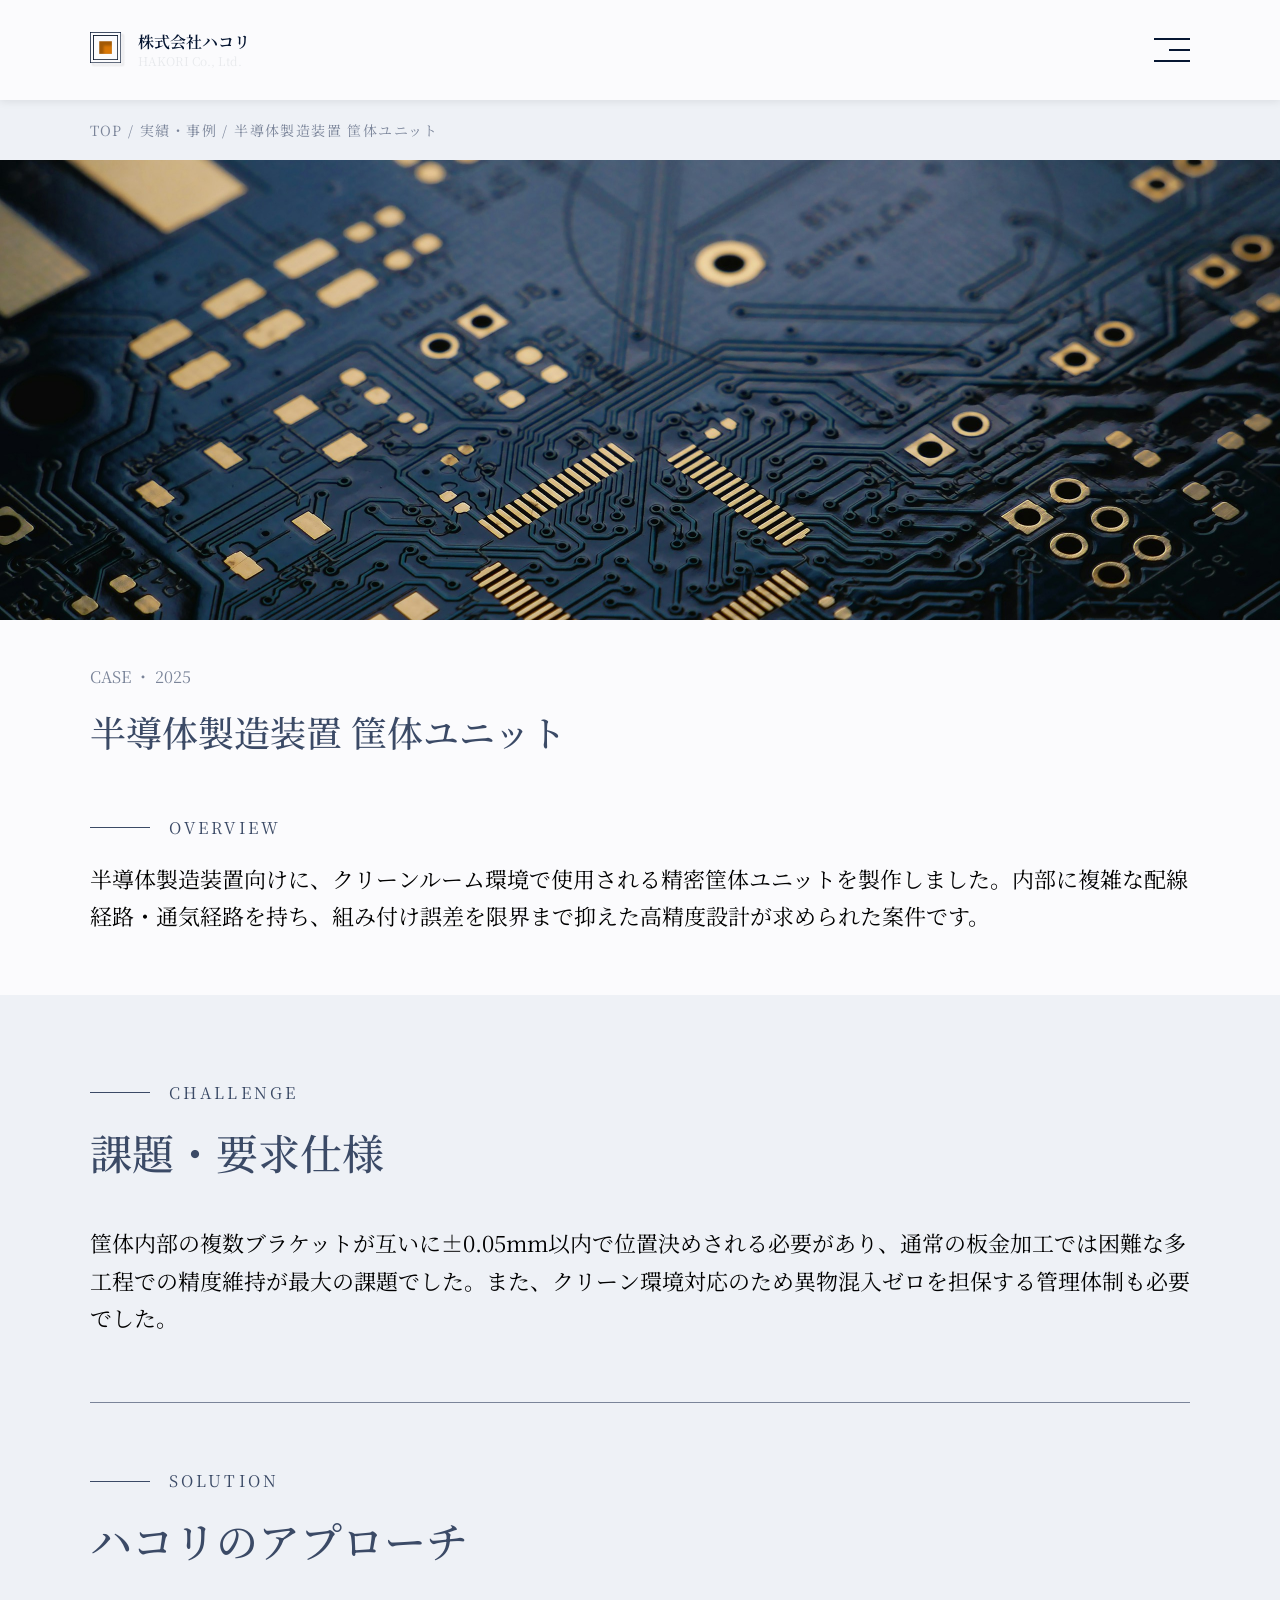
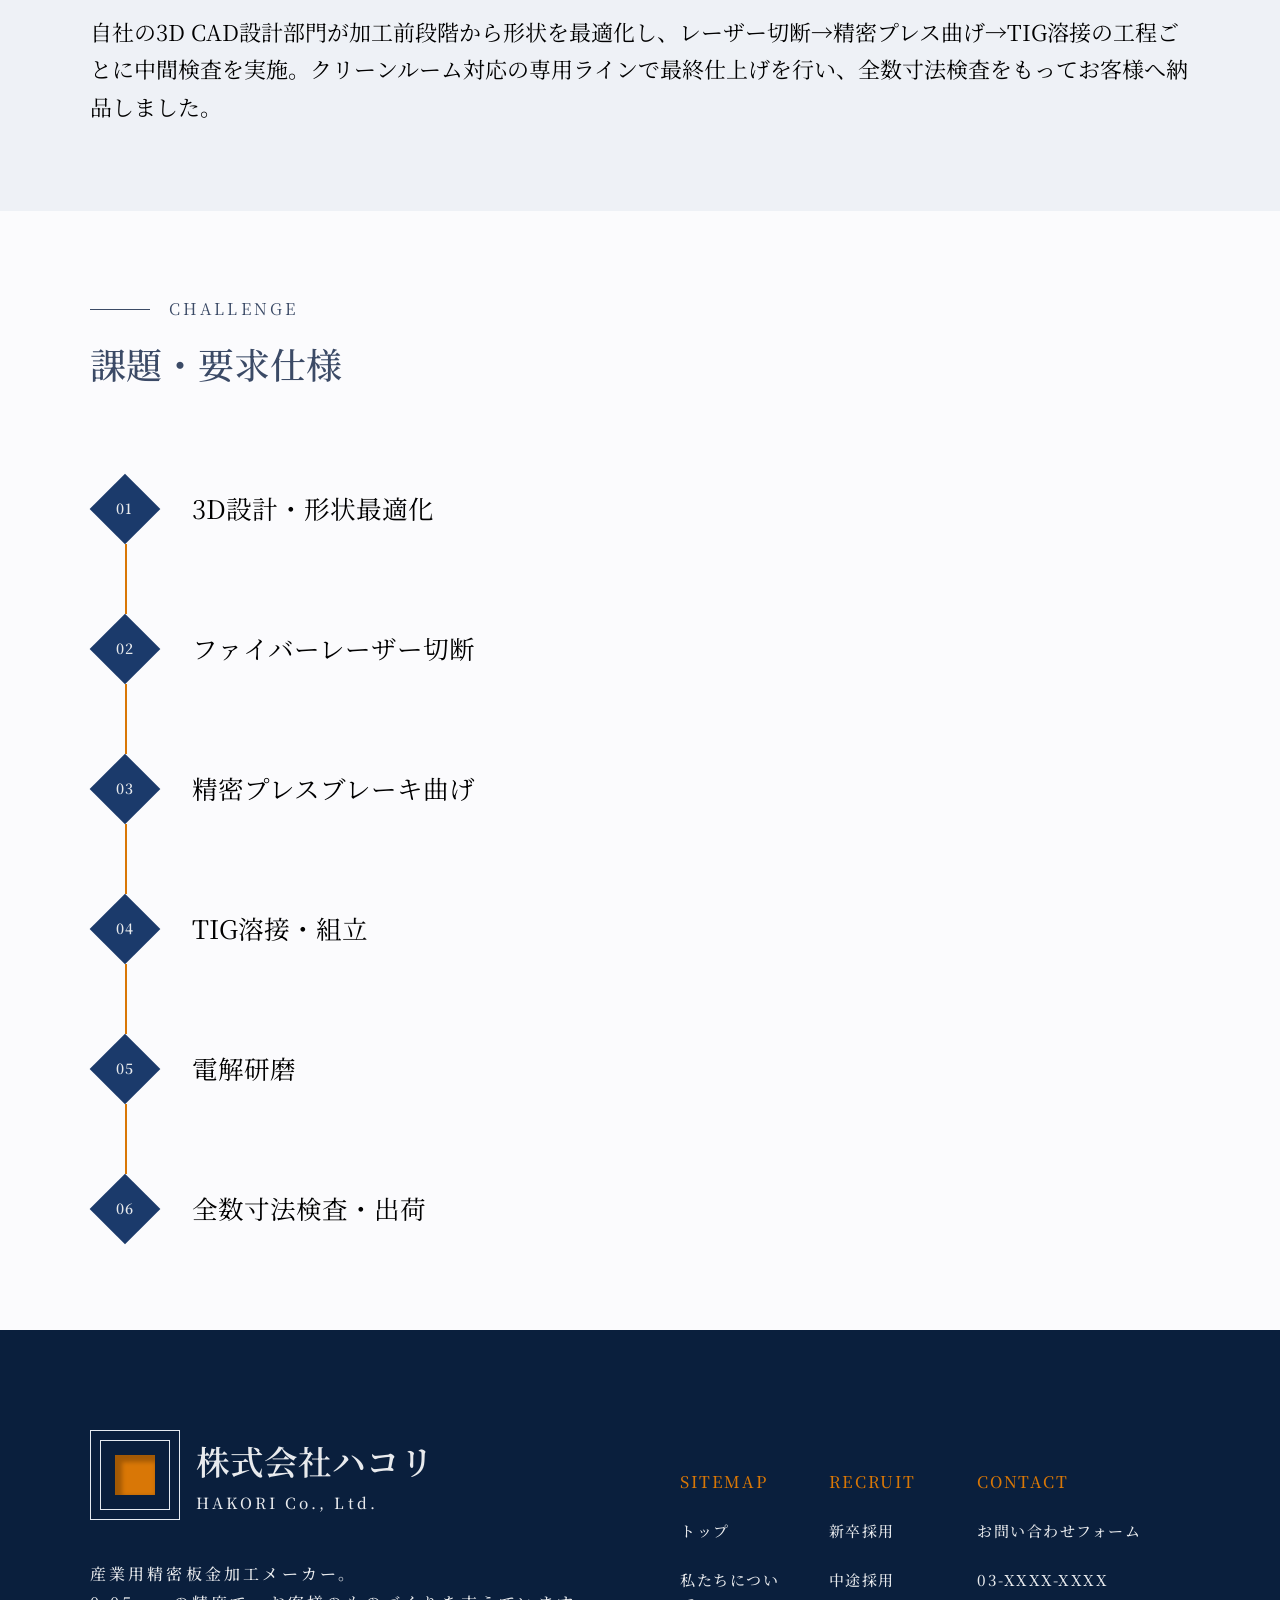
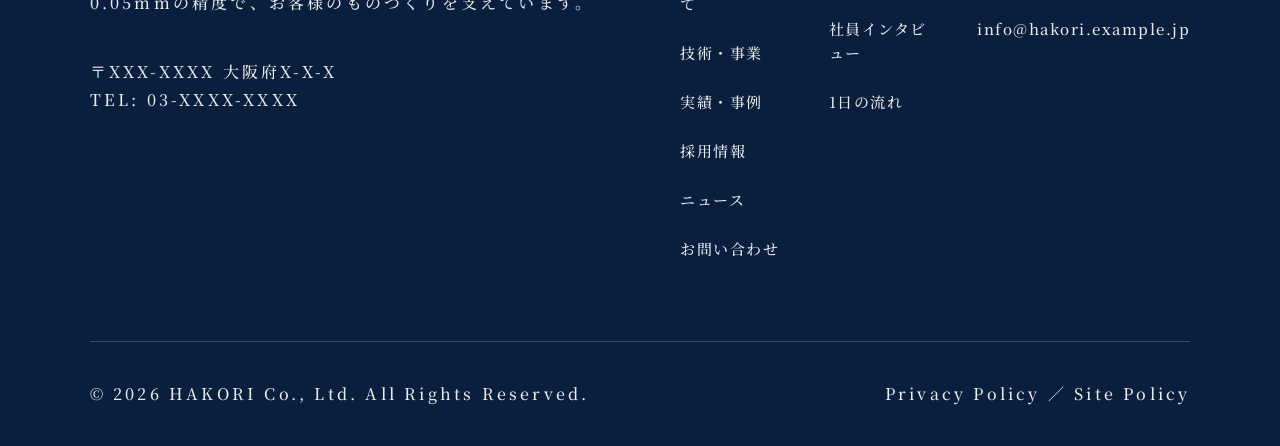
<file: works-page.html>
﻿<!doctype html>
<html lang="ja">
  <head>
    <meta charset="UTF-8" />
    <meta name="viewport" content="width=device-width, initial-scale=1.0" />
    <meta name="description" content="半導体製造装置 筐体ユニットの実績詳細ページです。ハコリ株式会社が手がけた精密板金加工の課題・ソリューション・プロセスをご紹介します。" />
    <meta property="og:title" content="半導体製造装置 筐体ユニット | 実績・事例 | ハコリ株式会社" />
    <meta property="og:description" content="半導体製造装置 筐体ユニットの実績詳細ページです。ハコリ株式会社が手がけた精密板金加工の課題・ソリューション・プロセスをご紹介します。" />
    <meta property="og:type" content="article" />
    <meta property="og:url" content="" />
    <meta property="og:image" content="" />
    <meta name="twitter:card" content="" />
    <meta name="twitter:title" content="半導体製造装置 筐体ユニット | 実績・事例 | ハコリ株式会社" />
    <meta name="twitter:description" content="半導体製造装置 筐体ユニットの実績詳細ページです。ハコリ株式会社が手がけた精密板金加工の課題・ソリューション・プロセスをご紹介します。" />
    <link rel="icon" href="images/favicon.svg" type="image/svg+xml" />
    <link rel="preconnect" href="https://fonts.googleapis.com" />
    <link rel="preconnect" href="https://fonts.gstatic.com" crossorigin />
    <link href="https://fonts.googleapis.com/css2?family=Noto+Serif+JP:wght@400;500;600&display=swap" rel="stylesheet" />
    <link rel="stylesheet" href="css/reset.css" />
    <link rel="stylesheet" href="css/style.css" />
    <title>半導体製造装置 筐体ユニット | 実績・事例 | ハコリ株式会社</title>
  </head>

  <body>
    <header class="header" role="banner">
      <div class="header-inner">
        <h1 class="header-logo">
          <a href="index.html" aria-label="株式会社ハコリ トップページへ">
            <img src="./images/logo.png" alt="" aria-hidden="true" class="header-logo-img" />
            <span class="header-logo-text">
              <span class="header-logo-name">株式会社ハコリ</span>
              <span class="header-logo-en">HAKORI Co., Ltd.</span>
            </span>
          </a>
        </h1>

        <button class="header-menu-btn" aria-label="メニューを開く" aria-expanded="false" aria-controls="global-nav">
          <span aria-hidden="true"></span>
          <span aria-hidden="true"></span>
          <span aria-hidden="true"></span>
        </button>
      </div>
    </header>

    <!-- ドロワーメニュー -->
    <div class="drawer" id="global-nav" aria-hidden="true">
      <button class="drawer-close-btn" aria-label="メニューを閉じる">
        <span aria-hidden="true"></span>
        <span aria-hidden="true"></span>
      </button>

      <div class="drawer-inner">
        <div class="drawer-logo">
          <a href="index.html" aria-label="株式会社ハコリ トップページへ">
            <div class="drawer-logo-mark" aria-hidden="true">
              <div class="drawer-logo-mark__inner"></div>
              <div class="drawer-logo-mark__accent"></div>
            </div>
            <span class="drawer-logo-text">
              <span class="drawer-logo-name">株式会社ハコリ</span>
              <span class="drawer-logo-en">HAKORI Co., Ltd.</span>
            </span>
          </a>
        </div>

        <div class="drawer-divider" aria-hidden="true"></div>

        <nav class="drawer-nav" aria-label="メインメニュー">
          <ul class="drawer-nav-list">
            <li class="drawer-nav-item">
              <a href="index.html">
                <span class="drawer-nav-num" aria-hidden="true">01</span>
                <span class="drawer-nav-text">
                  <span class="drawer-nav-ja">トップ</span>
                  <span class="drawer-nav-en" aria-hidden="true">TOP</span>
                </span>
              </a>
            </li>
            <li class="drawer-nav-item">
              <a href="about.html">
                <span class="drawer-nav-num" aria-hidden="true">02</span>
                <span class="drawer-nav-text">
                  <span class="drawer-nav-ja">私たちについて</span>
                  <span class="drawer-nav-en" aria-hidden="true">ABOUT</span>
                </span>
              </a>
            </li>
            <li class="drawer-nav-item">
              <a href="technology.html">
                <span class="drawer-nav-num" aria-hidden="true">03</span>
                <span class="drawer-nav-text">
                  <span class="drawer-nav-ja">技術・事業</span>
                  <span class="drawer-nav-en" aria-hidden="true">TECHNOLOGY</span>
                </span>
              </a>
            </li>
            <li class="drawer-nav-item">
              <a href="works.html">
                <span class="drawer-nav-num" aria-hidden="true">04</span>
                <span class="drawer-nav-text">
                  <span class="drawer-nav-ja">実績・事例</span>
                  <span class="drawer-nav-en" aria-hidden="true">WORKS</span>
                </span>
              </a>
            </li>
            <li class="drawer-nav-item">
              <a href="recruit.html">
                <span class="drawer-nav-num" aria-hidden="true">05</span>
                <span class="drawer-nav-text">
                  <span class="drawer-nav-ja">採用情報</span>
                  <span class="drawer-nav-en" aria-hidden="true">RECRUIT</span>
                </span>
              </a>
            </li>
            <li class="drawer-nav-item">
              <a href="news.html">
                <span class="drawer-nav-num" aria-hidden="true">06</span>
                <span class="drawer-nav-text">
                  <span class="drawer-nav-ja">ニュース</span>
                  <span class="drawer-nav-en" aria-hidden="true">NEWS</span>
                </span>
              </a>
            </li>
          </ul>
        </nav>

        <div class="drawer-contact">
          <a href="contact.html" class="drawer-contact-btn">お問い合わせ</a>
        </div>

        <p class="drawer-copyright">© 2026 HAKORI Co., Ltd.</p>
      </div>
    </div>
    <div class="drawer-overlay"></div>

    <main>
      <!-- パンくずバー -->
      <div class="case-breadcrumb">
        <p class="case-breadcrumb-text">TOP / 実績・事例 / 半導体製造装置 筐体ユニット</p>
      </div>

      <!-- ヒーロー画像 -->
      <div class="case-hero">
        <img src="images/works-01.jpg" alt="半導体製造装置 筐体ユニット" />
      </div>

      <!-- 概要セクション -->
      <section class="case-overview">
        <div class="case-overview-inner">
          <div class="case-overview-head">
            <p class="case-overview-case">CASE ・ 2025</p>
            <h1 class="case-overview-title">半導体製造装置 筐体ユニット</h1>
          </div>
          <div class="case-overview-body">
            <div class="case-overview-label">
              <span>OVERVIEW</span>
            </div>
            <p class="case-overview-text">半導体製造装置向けに、クリーンルーム環境で使用される精密筐体ユニットを製作しました。内部に複雑な配線経路・通気経路を持ち、組み付け誤差を限界まで抑えた高精度設計が求められた案件です。</p>
          </div>
        </div>
      </section>

      <!-- 課題・ソリューションセクション -->
      <section class="case-detail">
        <div class="case-detail-inner">
          <div class="case-detail-block">
            <div class="case-detail-header">
              <div class="case-detail-label">
                <span>CHALLENGE</span>
              </div>
              <h2 class="case-detail-heading">課題・要求仕様</h2>
            </div>
            <p class="case-detail-text">筐体内部の複数ブラケットが互いに±0.05mm以内で位置決めされる必要があり、通常の板金加工では困難な多工程での精度維持が最大の課題でした。また、クリーン環境対応のため異物混入ゼロを担保する管理体制も必要でした。</p>
          </div>

          <div class="case-detail-divider" aria-hidden="true"></div>

          <div class="case-detail-block">
            <div class="case-detail-header">
              <div class="case-detail-label">
                <span>SOLUTION</span>
              </div>
              <h2 class="case-detail-heading">ハコリのアプローチ</h2>
            </div>
            <p class="case-detail-text">自社の3D CAD設計部門が加工前段階から形状を最適化し、レーザー切断→精密プレス曲げ→TIG溶接の工程ごとに中間検査を実施。クリーンルーム対応の専用ラインで最終仕上げを行い、全数寸法検査をもってお客様へ納品しました。</p>
          </div>
        </div>
      </section>

      <!-- プロセスセクション -->
      <section class="case-process">
        <div class="case-process-inner">
          <div class="case-process-header">
            <div class="case-process-label">
              <span>CHALLENGE</span>
            </div>
            <h2 class="case-process-heading">課題・要求仕様</h2>
          </div>

          <ol class="case-process-list">
            <li class="case-process-item">
              <div class="case-process-marker" aria-hidden="true">
                <span class="case-process-num">01</span>
              </div>
              <p class="case-process-name">3D設計・形状最適化</p>
            </li>
            <li class="case-process-item">
              <div class="case-process-marker" aria-hidden="true">
                <span class="case-process-num">02</span>
              </div>
              <p class="case-process-name">ファイバーレーザー切断</p>
            </li>
            <li class="case-process-item">
              <div class="case-process-marker" aria-hidden="true">
                <span class="case-process-num">03</span>
              </div>
              <p class="case-process-name">精密プレスブレーキ曲げ</p>
            </li>
            <li class="case-process-item">
              <div class="case-process-marker" aria-hidden="true">
                <span class="case-process-num">04</span>
              </div>
              <p class="case-process-name">TIG溶接・組立</p>
            </li>
            <li class="case-process-item">
              <div class="case-process-marker" aria-hidden="true">
                <span class="case-process-num">05</span>
              </div>
              <p class="case-process-name">電解研磨</p>
            </li>
            <li class="case-process-item">
              <div class="case-process-marker" aria-hidden="true">
                <span class="case-process-num">06</span>
              </div>
              <p class="case-process-name">全数寸法検査・出荷</p>
            </li>
          </ol>
        </div>
      </section>
    </main>

    <footer class="footer" role="contentinfo">
      <div class="footer-inner">
        <div class="footer-brand">
          <div class="footer-logo">
            <a href="index.html" aria-label="株式会社ハコリ トップページへ">
              <div class="footer-logo-mark" aria-hidden="true">
                <div class="footer-logo-mark__outer"></div>
                <div class="footer-logo-mark__inner"></div>
                <div class="footer-logo-mark__accent"></div>
              </div>
              <div class="footer-logo-text">
                <p class="footer-logo-name">株式会社ハコリ</p>
                <p class="footer-logo-en">HAKORI Co., Ltd.</p>
              </div>
            </a>
          </div>
          <p class="footer-desc">
            産業用精密板金加工メーカー。<br />
            0.05mmの精度で、お客様のものづくりを支えています。
          </p>
          <address class="footer-address">
            〒XXX-XXXX 大阪府X-X-X<br />
            TEL: 03-XXXX-XXXX
          </address>
        </div>

        <nav class="footer-nav" aria-label="フッターナビゲーション">
          <div class="footer-nav-col">
            <p class="footer-nav-col__title">SITEMAP</p>
            <ul>
              <li><a href="index.html">トップ</a></li>
              <li><a href="about.html">私たちについて</a></li>
              <li><a href="technology.html">技術・事業</a></li>
              <li><a href="works.html">実績・事例</a></li>
              <li><a href="recruit.html">採用情報</a></li>
              <li><a href="news.html">ニュース</a></li>
              <li><a href="contact.html">お問い合わせ</a></li>
            </ul>
          </div>
          <div class="footer-nav-col">
            <p class="footer-nav-col__title">RECRUIT</p>
            <ul>
              <li><a href="#">新卒採用</a></li>
              <li><a href="#">中途採用</a></li>
              <li><a href="interview.html">社員インタビュー</a></li>
              <li><a href="#">1日の流れ</a></li>
            </ul>
          </div>
          <div class="footer-nav-col">
            <p class="footer-nav-col__title">CONTACT</p>
            <ul>
              <li><a href="contact.html">お問い合わせフォーム</a></li>
              <li><a href="tel:03-XXXX-XXXX">03-XXXX-XXXX</a></li>
              <li><a href="mailto:info@hakori.example.jp">info@hakori.example.jp</a></li>
            </ul>
          </div>
        </nav>
      </div>

      <div class="footer-bottom">
        <p class="footer-copyright">© 2026 HAKORI Co., Ltd. All Rights Reserved.</p>
        <p class="footer-policy">Privacy Policy ／ Site Policy</p>
      </div>
    </footer>

    <script src="js/main.js"></script>
  </body>
</html>
</file>
<file: css/style.css>
*, *::before, *::after {
  -webkit-box-sizing: border-box;
          box-sizing: border-box;
}

* {
  margin: 0;
  padding: 0;
}

html {
  font-size: 16px;
  -webkit-text-size-adjust: 100%;
}

body {
  line-height: 1.5;
  -webkit-font-smoothing: antialiased;
}

img, picture, video, canvas, svg {
  display: block;
  max-width: 100%;
}

input, button, textarea, select {
  font: inherit;
}

p, h1, h2, h3, h4, h5, h6 {
  overflow-wrap: break-word;
}

ul, ol {
  list-style: none;
}

a {
  text-decoration: none;
  color: inherit;
}

body {
  font-family: "Noto Serif JP", serif;
}

.header {
  position: fixed;
  top: 0;
  left: 0;
  width: 100%;
  height: 100px;
  padding-block: 1.5rem;
  background-color: #fbfbfd;
  -webkit-box-shadow: 0 2px 8px rgba(0, 0, 0, 0.08);
          box-shadow: 0 2px 8px rgba(0, 0, 0, 0.08);
  z-index: 1000;
}
.header-inner {
  height: 100%;
  max-width: 1440px;
  margin: 0 auto;
  display: -webkit-box;
  display: -ms-flexbox;
  display: flex;
  -webkit-box-align: center;
      -ms-flex-align: center;
          align-items: center;
  padding: 0 clamp(24px, 7vw, 100px);
}
.header-logo a {
  display: -webkit-box;
  display: -ms-flexbox;
  display: flex;
  -webkit-box-align: center;
      -ms-flex-align: center;
          align-items: center;
  gap: clamp(8px, 1.2vw, 12px);
  text-decoration: none;
}
.header-logo-img {
  height: clamp(26px, 3.5vw, 36px);
  width: auto;
}
.header-logo-text {
  display: -webkit-box;
  display: -ms-flexbox;
  display: flex;
  -webkit-box-orient: vertical;
  -webkit-box-direction: normal;
      -ms-flex-direction: column;
          flex-direction: column;
}
.header-logo-name {
  font-size: clamp(13px, 1.4vw, 16px);
  font-weight: 600;
  color: #061632;
  line-height: 1.3;
}
.header-logo-en {
  font-size: clamp(10px, 1.1vw, 12px);
  font-weight: 400;
  color: #e8eaed;
  line-height: 1.3;
}
.header-menu-btn {
  display: -webkit-box;
  display: -ms-flexbox;
  display: flex;
  -webkit-box-orient: vertical;
  -webkit-box-direction: normal;
      -ms-flex-direction: column;
          flex-direction: column;
  -webkit-box-pack: justify;
      -ms-flex-pack: justify;
          justify-content: space-between;
  width: clamp(28px, 3vw, 36px);
  height: clamp(18px, 2vw, 24px);
  margin-left: auto;
  padding: 0;
  background: none;
  border: none;
  cursor: pointer;
}
.header-menu-btn span {
  display: block;
  width: 100%;
  height: 2px;
  background-color: #061632;
  -webkit-transition: opacity 0.3s ease, width 0.3s ease, -webkit-transform 0.3s ease;
  transition: opacity 0.3s ease, width 0.3s ease, -webkit-transform 0.3s ease;
  transition: transform 0.3s ease, opacity 0.3s ease, width 0.3s ease;
  transition: transform 0.3s ease, opacity 0.3s ease, width 0.3s ease, -webkit-transform 0.3s ease;
}
.header-menu-btn span:nth-child(2) {
  width: 60%;
  margin-left: auto;
}
.header-menu-btn[aria-expanded=true] span:nth-child(1) {
  -webkit-transform: translateY(11px) rotate(45deg);
          transform: translateY(11px) rotate(45deg);
}
.header-menu-btn[aria-expanded=true] span:nth-child(2) {
  width: 100%;
  margin-left: 0;
  opacity: 0;
}
.header-menu-btn[aria-expanded=true] span:nth-child(3) {
  -webkit-transform: translateY(-11px) rotate(-45deg);
          transform: translateY(-11px) rotate(-45deg);
}
@media (max-width: 767px) {
  .header {
    height: 70px;
  }
  .header-menu-btn[aria-expanded=true] span:nth-child(1) {
    -webkit-transform: translateY(8px) rotate(45deg);
            transform: translateY(8px) rotate(45deg);
  }
  .header-menu-btn[aria-expanded=true] span:nth-child(3) {
    -webkit-transform: translateY(-8px) rotate(-45deg);
            transform: translateY(-8px) rotate(-45deg);
  }
}

.drawer-overlay {
  position: fixed;
  inset: 0;
  background-color: rgba(0, 0, 0, 0.5);
  z-index: 1500;
  opacity: 0;
  visibility: hidden;
  -webkit-transition: opacity 0.3s ease, visibility 0.3s ease;
  transition: opacity 0.3s ease, visibility 0.3s ease;
}
.drawer-overlay.is-open {
  opacity: 1;
  visibility: visible;
}

.drawer {
  position: fixed;
  top: 0;
  right: -100%;
  width: min(360px, 100%);
  height: 100%;
  background-color: #061632;
  z-index: 2000;
  overflow-y: auto;
  -webkit-transition: right 0.3s ease;
  transition: right 0.3s ease;
}
.drawer.is-open {
  right: 0;
}
.drawer-close-btn {
  position: absolute;
  top: 24px;
  right: 24px;
  display: -webkit-box;
  display: -ms-flexbox;
  display: flex;
  -webkit-box-align: center;
      -ms-flex-align: center;
          align-items: center;
  -webkit-box-pack: center;
      -ms-flex-pack: center;
          justify-content: center;
  width: 36px;
  height: 36px;
  padding: 0;
  background: none;
  border: none;
  cursor: pointer;
}
.drawer-close-btn span {
  position: absolute;
  display: block;
  width: 24px;
  height: 2px;
  background-color: #e8eaed;
}
.drawer-close-btn span:nth-child(1) {
  -webkit-transform: rotate(45deg);
          transform: rotate(45deg);
}
.drawer-close-btn span:nth-child(2) {
  -webkit-transform: rotate(-45deg);
          transform: rotate(-45deg);
}
.drawer-inner {
  display: -webkit-box;
  display: -ms-flexbox;
  display: flex;
  -webkit-box-orient: vertical;
  -webkit-box-direction: normal;
      -ms-flex-direction: column;
          flex-direction: column;
  padding: 80px 40px 40px;
  min-height: 100%;
}
.drawer-logo a {
  display: -webkit-box;
  display: -ms-flexbox;
  display: flex;
  -webkit-box-align: center;
      -ms-flex-align: center;
          align-items: center;
  gap: 12px;
  text-decoration: none;
}
.drawer-logo-text {
  display: -webkit-box;
  display: -ms-flexbox;
  display: flex;
  -webkit-box-orient: vertical;
  -webkit-box-direction: normal;
      -ms-flex-direction: column;
          flex-direction: column;
}
.drawer-logo-name {
  font-size: 16px;
  font-weight: 600;
  color: #e8eaed;
  line-height: 1.3;
}
.drawer-logo-en {
  font-size: 11px;
  font-weight: 400;
  color: #fbfbfd;
  opacity: 0.7;
  line-height: 1.3;
}
.drawer-divider {
  width: 100%;
  height: 1px;
  background-color: #3b4a66;
  margin-block: 32px;
}
.drawer-nav-list {
  display: -webkit-box;
  display: -ms-flexbox;
  display: flex;
  -webkit-box-orient: vertical;
  -webkit-box-direction: normal;
      -ms-flex-direction: column;
          flex-direction: column;
  gap: 8px;
  list-style: none;
}
.drawer-nav-item a {
  display: -webkit-box;
  display: -ms-flexbox;
  display: flex;
  -webkit-box-align: center;
      -ms-flex-align: center;
          align-items: center;
  gap: 16px;
  padding: 12px 0;
  text-decoration: none;
  border-bottom: 1px solid rgba(59, 74, 102, 0.4);
  -webkit-transition: opacity 0.2s ease;
  transition: opacity 0.2s ease;
}
.drawer-nav-item a:hover {
  opacity: 0.7;
}
.drawer-nav-num {
  font-size: 15px;
  color: #d97706;
  font-weight: 600;
  letter-spacing: 0.05em;
  -ms-flex-negative: 0;
      flex-shrink: 0;
}
.drawer-nav-text {
  display: -webkit-box;
  display: -ms-flexbox;
  display: flex;
  -webkit-box-orient: vertical;
  -webkit-box-direction: normal;
      -ms-flex-direction: column;
          flex-direction: column;
  gap: 2px;
}
.drawer-nav-ja {
  font-size: 18px;
  font-weight: 500;
  color: #e8eaed;
  line-height: 1.3;
}
.drawer-nav-en {
  font-size: 12px;
  font-weight: 400;
  color: #fbfbfd;
  opacity: 0.7;
  letter-spacing: 0.1em;
  line-height: 1;
}
.drawer-contact {
  margin-top: 40px;
}
.drawer-contact-btn {
  display: block;
  padding: 14px;
  background-color: #fbfbfd;
  color: #061632;
  text-align: center;
  text-decoration: none;
  font-size: 14px;
  font-weight: 600;
  letter-spacing: 0.05em;
  -webkit-transition: background-color 0.2s ease, color 0.2s ease;
  transition: background-color 0.2s ease, color 0.2s ease;
}
.drawer-contact-btn:hover {
  background-color: #d97706;
  color: #fbfbfd;
}
.drawer-copyright {
  margin-top: auto;
  padding-top: 40px;
  font-size: 11px;
  color: #fbfbfd;
  opacity: 0.7;
  text-align: center;
}

.hero {
  position: relative;
  overflow: hidden;
  height: 100vh;
  max-height: 1080px;
}
.hero-bg {
  position: absolute;
  inset: 0;
  background-image: url("../images/Rectangle 7.jpg");
  background-size: cover;
  background-position: center;
}
.hero-bg::after {
  content: "";
  position: absolute;
  inset: 0;
  background-color: rgba(25, 25, 25, 0.5);
}
.hero-inner {
  position: relative;
  z-index: 1;
  height: 100%;
  padding: 100px 100px 100px 199px;
  display: -webkit-box;
  display: -ms-flexbox;
  display: flex;
  -webkit-box-orient: vertical;
  -webkit-box-direction: normal;
      -ms-flex-direction: column;
          flex-direction: column;
  -webkit-box-pack: center;
      -ms-flex-pack: center;
          justify-content: center;
}
.hero-label {
  display: -webkit-box;
  display: -ms-flexbox;
  display: flex;
  -webkit-box-align: center;
      -ms-flex-align: center;
          align-items: center;
  gap: 19px;
  margin-top: 30px;
}
.hero-label::before {
  content: "";
  display: block;
  width: 60px;
  height: 1px;
  background-color: #d97706;
  -ms-flex-negative: 0;
      flex-shrink: 0;
}
.hero-label span {
  font-size: 16px;
  color: #d97706;
  letter-spacing: 0.05em;
}
.hero-heading {
  font-size: clamp(26px, 1.875rem + 2.6vw, 68px);
  font-weight: 600;
  color: #e8eaed;
  line-height: 1.2;
  margin-top: 32px;
}
.hero-text {
  font-size: clamp(14px, 0.7rem + 0.75vw, 22px);
  color: #e8eaed;
  line-height: 2;
  margin-top: 42px;
}
.hero-btns {
  display: -webkit-box;
  display: -ms-flexbox;
  display: flex;
  gap: 20px;
  -webkit-box-align: center;
      -ms-flex-align: center;
          align-items: center;
  margin-top: 48px;
}
.hero-btn {
  display: -webkit-box;
  display: -ms-flexbox;
  display: flex;
  -webkit-box-align: center;
      -ms-flex-align: center;
          align-items: center;
  -webkit-box-pack: center;
      -ms-flex-pack: center;
          justify-content: center;
  height: 50px;
  width: 180px;
  font-size: 16px;
  font-weight: 500;
  text-decoration: none;
  -webkit-transition: background-color 0.2s ease, color 0.2s ease;
  transition: background-color 0.2s ease, color 0.2s ease;
}
.hero-btn:hover {
  background-color: #d97706;
  color: #fbfbfd;
  border: none;
}
.hero-btn--primary {
  background-color: #0a1f3d;
  color: #fbfbfd;
}
.hero-btn--outline {
  border: 1px solid #fff;
  color: #fbfbfd;
}
.hero-stats {
  position: absolute;
  right: 100px;
  bottom: 100px;
  display: -webkit-box;
  display: -ms-flexbox;
  display: flex;
  gap: 40px;
}
.hero-stat {
  display: -webkit-box;
  display: -ms-flexbox;
  display: flex;
  -webkit-box-orient: vertical;
  -webkit-box-direction: normal;
      -ms-flex-direction: column;
          flex-direction: column;
  -webkit-box-align: center;
      -ms-flex-align: center;
          align-items: center;
  gap: 4px;
}
.hero-stat__num {
  font-size: clamp(32px, 1.5rem + 2vw, 48px);
  color: #d97706;
  line-height: 1;
}
.hero-stat__unit {
  font-size: 14px;
  color: #e8eaed;
  letter-spacing: 0.1em;
}
.hero-scroll {
  position: absolute;
  bottom: 0;
  left: 50%;
  -webkit-transform: translateX(-50%);
          transform: translateX(-50%);
  display: -webkit-box;
  display: -ms-flexbox;
  display: flex;
  -webkit-box-orient: vertical;
  -webkit-box-direction: normal;
      -ms-flex-direction: column;
          flex-direction: column;
  -webkit-box-align: center;
      -ms-flex-align: center;
          align-items: center;
  gap: 8px;
  padding-bottom: 16px;
}
.hero-scroll__text {
  font-size: 12px;
  color: #fbfbfd;
  letter-spacing: 0.2em;
}
.hero-scroll__line {
  display: block;
  width: 1px;
  height: 40px;
  background-color: #d97706;
}
@media (max-width: 1024px) {
  .hero-inner {
    padding: 100px 60px 100px;
  }
  .hero-stats {
    right: 60px;
    bottom: 60px;
  }
}
@media (max-width: 767px) {
  .hero {
    height: auto;
    min-height: 100vh;
    max-height: none;
  }
  .hero-inner {
    padding: 70px 24px 80px;
    -webkit-box-pack: start;
        -ms-flex-pack: start;
            justify-content: flex-start;
  }
  .hero-label::before {
    width: 40px;
  }
  .hero-label span {
    font-size: 12px;
  }
  .hero-label {
    padding-top: 100px;
    margin: 0 auto;
  }
  .hero-heading {
    margin-top: clamp(8px, 2vh, 16px);
    text-align: center;
  }
  .hero-text {
    line-height: 1.8;
    margin: clamp(10px, 2vh, 20px) auto 0;
  }
  .hero-btns {
    -webkit-box-orient: vertical;
    -webkit-box-direction: normal;
        -ms-flex-direction: column;
            flex-direction: column;
    -webkit-box-align: center;
        -ms-flex-align: center;
            align-items: center;
    gap: 12px;
    margin-top: clamp(12px, 3vh, 32px);
  }
  .hero-btn {
    width: 180px;
  }
  .hero-stats {
    position: static;
    -webkit-box-pack: center;
        -ms-flex-pack: center;
            justify-content: center;
    gap: 40px;
    margin-top: clamp(12px, 3vh, 40px);
  }
  .hero-scroll {
    position: static;
    left: auto;
    -webkit-transform: none;
            transform: none;
    padding-bottom: 0;
    margin-top: clamp(24px, 5vh, 48px);
    -ms-flex-item-align: center;
        align-self: center;
  }
}

.about-section-label {
  display: -webkit-box;
  display: -ms-flexbox;
  display: flex;
  -webkit-box-align: center;
      -ms-flex-align: center;
          align-items: center;
  gap: 19px;
}
.about-section-label::before {
  content: "";
  display: block;
  width: 40px;
  height: 1px;
  background-color: #3b4a66;
  -ms-flex-negative: 0;
      flex-shrink: 0;
}
.about-section-label__text {
  font-size: 16px;
  color: #3b4a66;
  letter-spacing: 0.2em;
}

.about-hero {
  position: relative;
  height: 100vh;
  padding-top: 100px;
}
.about-hero-bg {
  position: absolute;
  inset: 0;
  background-image: url("../images/Frame 1171276109.jpg");
  background-size: cover;
  background-position: center;
}
.about-hero-bg::after {
  content: "";
  position: absolute;
  inset: 0;
  background-color: rgba(63, 63, 63, 0.5);
}
.about-hero-inner {
  position: relative;
  z-index: 1;
  height: 100%;
  max-width: 1440px;
  margin: 0 auto;
  padding: 85px clamp(24px, 7vw, 100px) 105px 95px;
  display: -webkit-box;
  display: -ms-flexbox;
  display: flex;
  -webkit-box-orient: vertical;
  -webkit-box-direction: normal;
      -ms-flex-direction: column;
          flex-direction: column;
  gap: 22px;
  -webkit-box-pack: center;
      -ms-flex-pack: center;
          justify-content: center;
}
.about-hero-breadcrumb {
  font-size: 16px;
  color: #a6afc0;
  letter-spacing: 0.2em;
}
.about-hero-label {
  font-size: 16px;
  color: #e8eaed;
  letter-spacing: 0.2em;
}
.about-hero-heading {
  font-size: clamp(36px, 4.7vw, 68px);
  font-weight: 500;
  color: #e8eaed;
}
.about-hero-text {
  font-size: clamp(14px, 1.5vw, 22px);
  color: #e8eaed;
  line-height: 1.8;
}
@media (max-width: 767px) {
  .about-hero {
    height: auto;
    min-height: 360px;
    padding-top: 70px;
  }
  .about-hero-inner {
    height: auto;
    min-height: 290px;
    padding: 40px 24px;
    -webkit-box-pack: center;
        -ms-flex-pack: center;
            justify-content: center;
  }
}

.about-philosophy {
  position: relative;
  min-height: 743px;
}
.about-philosophy-bg {
  position: absolute;
  inset: 0;
  background-image: url("../images/Frame 45.jpg");
  background-size: cover;
  background-position: center;
}
.about-philosophy-bg::after {
  content: "";
  position: absolute;
  inset: 0;
  background-color: rgba(63, 63, 63, 0.55);
}
.about-philosophy-inner {
  position: relative;
  z-index: 1;
  max-width: 1440px;
  margin: 0 auto;
  padding: 90px clamp(24px, 7vw, 100px) 100px 95px;
  display: -webkit-box;
  display: -ms-flexbox;
  display: flex;
  -webkit-box-orient: vertical;
  -webkit-box-direction: normal;
      -ms-flex-direction: column;
          flex-direction: column;
  gap: 37px;
}
.about-philosophy-label {
  font-size: 16px;
  color: #e8eaed;
  letter-spacing: 0.2em;
}
.about-philosophy-heading {
  font-size: clamp(28px, 3.9vw, 56px);
  font-weight: 500;
  color: #fbfbfd;
  line-height: 1.3;
  max-width: 758px;
}
.about-philosophy-heading span {
  color: #ff9327;
}
.about-philosophy-text {
  font-size: clamp(14px, 1.8vw, 22px);
  font-weight: 500;
  color: #fbfbfd;
  line-height: 1.8;
  max-width: 1040px;
}
.about-philosophy-text p + p {
  margin-top: 1em;
}
@media (max-width: 767px) {
  .about-philosophy {
    min-height: 0;
  }
  .about-philosophy-inner {
    padding: 60px 24px;
    gap: 24px;
  }
  .about-philosophy-heading {
    max-width: 100%;
  }
  .about-philosophy-text {
    max-width: 100%;
  }
}

.about-history {
  background-color: #eef1f6;
  padding: 90px 0 100px;
}
.about-history-inner {
  max-width: 1440px;
  margin: 0 auto;
  padding: 0 clamp(24px, 7vw, 100px);
}
.about-history-head {
  display: -webkit-box;
  display: -ms-flexbox;
  display: flex;
  -webkit-box-align: start;
      -ms-flex-align: start;
          align-items: flex-start;
  gap: clamp(24px, 4vw, 60px);
  margin-top: 16px;
}
.about-history-heading {
  font-size: clamp(28px, 3.9vw, 56px);
  font-weight: 600;
  color: #3b4a66;
  -ms-flex-negative: 0;
      flex-shrink: 0;
}
.about-history-desc {
  font-size: clamp(14px, 1.5vw, 22px);
  color: #3b4a66;
  line-height: 1.7;
  padding-top: 8px;
  max-width: 569px;
}
.about-history-timeline {
  margin-top: 60px;
  border-top: 1px solid #7a8499;
}
.about-history-item {
  display: grid;
  grid-template-columns: 100px 1fr;
  -webkit-box-align: start;
      -ms-flex-align: start;
          align-items: start;
  gap: 0 24px;
  padding: 40px 0;
  border-bottom: 1px solid #7a8499;
}
.about-history-item__left {
  display: -webkit-box;
  display: -ms-flexbox;
  display: flex;
  -webkit-box-orient: vertical;
  -webkit-box-direction: normal;
      -ms-flex-direction: column;
          flex-direction: column;
  gap: 6px;
}
.about-history-item__year {
  font-size: clamp(16px, 1.5vw, 22px);
  font-weight: 500;
  color: #3b4a66;
}
.about-history-item__tag {
  font-size: clamp(13px, 1.2vw, 18px);
  color: #3b4a66;
}
.about-history-item__text {
  font-size: clamp(14px, 1.5vw, 22px);
  font-weight: 500;
  color: #061632;
  line-height: 1.7;
  padding-top: 4px;
}
@media (max-width: 767px) {
  .about-history {
    padding: 60px 0 80px;
  }
  .about-history-head {
    -webkit-box-orient: vertical;
    -webkit-box-direction: normal;
        -ms-flex-direction: column;
            flex-direction: column;
    gap: 12px;
  }
  .about-history-item {
    grid-template-columns: 80px 1fr;
    padding: 24px 0;
  }
}

.about-company {
  background-color: #fbfbfd;
  padding: 90px 0 120px;
}
.about-company-inner {
  max-width: 1440px;
  margin: 0 auto;
  padding: 0 clamp(24px, 7vw, 100px);
}
.about-company-heading {
  font-size: clamp(28px, 3.9vw, 56px);
  font-weight: 600;
  color: #3b4a66;
  margin-top: 16px;
}
.about-company-table {
  margin-top: 60px;
  border-top: 1px solid #7a8499;
}
.about-company-row {
  display: grid;
  grid-template-columns: 160px 1fr;
  -webkit-box-align: start;
      -ms-flex-align: start;
          align-items: start;
  gap: 0 24px;
  padding: 30px 0;
  border-bottom: 1px solid #7a8499;
}
.about-company-row dt {
  font-size: clamp(14px, 1.5vw, 22px);
  font-weight: 500;
  color: #3b4a66;
}
.about-company-row dd {
  font-size: clamp(14px, 1.5vw, 22px);
  font-weight: 500;
  color: #061632;
}
@media (max-width: 767px) {
  .about-company {
    padding: 60px 0 80px;
  }
  .about-company-row {
    grid-template-columns: 1fr;
    gap: 8px;
    padding: 20px 0;
  }
  .about-company-row dt {
    font-size: 13px;
    color: #7a8499;
  }
  .about-company-row dd {
    font-size: 15px;
  }
}

.vision {
  position: relative;
  overflow: hidden;
  min-height: 884px;
  display: -webkit-box;
  display: -ms-flexbox;
  display: flex;
  -webkit-box-align: center;
      -ms-flex-align: center;
          align-items: center;
  -webkit-box-pack: center;
      -ms-flex-pack: center;
          justify-content: center;
}
.vision-bg {
  position: absolute;
  inset: -20% 0;
  background-image: url("../images/Background Shape.jpg");
  background-size: cover;
  background-position: center;
}
.vision-bg::after {
  content: "";
  position: absolute;
  inset: 0;
  background-color: rgba(25, 25, 25, 0.5);
}
.vision-inner {
  position: relative;
  z-index: 1;
  display: -webkit-box;
  display: -ms-flexbox;
  display: flex;
  -webkit-box-orient: vertical;
  -webkit-box-direction: normal;
      -ms-flex-direction: column;
          flex-direction: column;
  -webkit-box-align: center;
      -ms-flex-align: center;
          align-items: center;
  gap: clamp(28px, 4vw, 45px);
  padding: clamp(60px, 14vw, 201px) clamp(24px, 10vw, 140px);
  text-align: center;
  width: 100%;
}
.vision-label {
  display: -webkit-box;
  display: -ms-flexbox;
  display: flex;
  -webkit-box-align: center;
      -ms-flex-align: center;
          align-items: center;
  margin-right: 10px;
  gap: 19px;
}
.vision-label::before {
  content: "";
  display: block;
  width: 60px;
  height: 1px;
  background-color: #e8eaed;
  -ms-flex-negative: 0;
      flex-shrink: 0;
}
.vision-label span {
  font-size: 16px;
  color: #e8eaed;
  letter-spacing: 0.05em;
}
.vision-heading {
  font-size: clamp(32px, 1.2rem + 3.4vw, 68px);
  font-weight: 600;
  color: #e8eaed;
  line-height: 1.3;
}
.vision-text {
  font-size: clamp(14px, 0.7rem + 0.75vw, 22px);
  color: #e8eaed;
  line-height: 1.7;
}
@media (max-width: 767px) {
  .vision {
    min-height: 0;
  }
  .vision-inner {
    -webkit-box-align: start;
        -ms-flex-align: start;
            align-items: flex-start;
    text-align: left;
  }
}

.tech {
  background-color: #eef1f6;
  padding: clamp(60px, 9vw, 130px) clamp(24px, 7vw, 100px);
}
.tech-inner {
  max-width: 1240px;
  margin: 0 auto;
}
.tech-header {
  display: grid;
  grid-template-columns: 1fr 1fr;
  grid-template-rows: auto auto;
  gap: 0;
  margin-bottom: 80px;
}
.tech-label {
  grid-column: 1;
  grid-row: 1;
  display: -webkit-box;
  display: -ms-flexbox;
  display: flex;
  -webkit-box-align: center;
      -ms-flex-align: center;
          align-items: center;
  gap: 19px;
  margin-bottom: 40px;
}
.tech-label::before {
  content: "";
  display: block;
  width: 60px;
  height: 1px;
  background-color: #3b4a66;
  -ms-flex-negative: 0;
      flex-shrink: 0;
}
.tech-label span {
  font-size: 16px;
  color: #3b4a66;
  letter-spacing: 0.2em;
}
.tech-heading {
  grid-column: 1;
  grid-row: 2;
  font-size: clamp(32px, 1.5rem + 2.25vw, 56px);
  font-weight: 700;
  color: #3b4a66;
  line-height: 1.3;
}
.tech-text {
  grid-column: 2;
  grid-row: 2;
  font-size: clamp(14px, 0.5rem + 1vw, 18px);
  color: #3b4a66;
  line-height: 1.7;
  align-self: end;
  padding-bottom: 8px;
}
.tech-cards {
  display: grid;
  grid-template-columns: repeat(3, 1fr);
  gap: 5px;
}
.tech-card {
  background-color: #fbfbfd;
  padding: 43px 50px;
  display: -webkit-box;
  display: -ms-flexbox;
  display: flex;
  -webkit-box-orient: vertical;
  -webkit-box-direction: normal;
      -ms-flex-direction: column;
          flex-direction: column;
}
.tech-card__num {
  font-size: 32px;
  font-weight: 500;
  color: #061632;
  margin-bottom: 0;
  line-height: 1;
  padding-left: 7px;
}
.tech-card__title {
  font-size: clamp(28px, 1rem + 2vw, 36px);
  font-weight: 700;
  color: #061632;
  margin-top: 12px;
  line-height: 1.2;
}
.tech-card__en {
  font-size: 12px;
  font-weight: 600;
  color: #a6afc0;
  letter-spacing: 0.3em;
  margin-top: 8px;
  padding-left: 7px;
}
.tech-card__text {
  font-size: 16px;
  color: #3b4a66;
  line-height: 1.8;
  letter-spacing: 0.3em;
  margin-top: 16px;
}
@media (max-width: 1024px) {
  .tech-header {
    grid-template-columns: 1fr;
    margin-bottom: 60px;
  }
  .tech-text {
    grid-column: 1;
    grid-row: 3;
    padding-top: 16px;
  }
  .tech-cards {
    grid-template-columns: 1fr 1fr;
    gap: 4px;
  }
  .tech-card:last-child {
    grid-column: 1/-1;
  }
}
@media (max-width: 767px) {
  .tech-cards {
    grid-template-columns: 1fr;
  }
  .tech-card:last-child {
    grid-column: auto;
  }
  .tech-card {
    padding: 31px 10px 56px 20px;
  }
  .tech-card__num {
    font-size: 16px;
  }
}

.tech-hero {
  position: relative;
  height: 100vh;
  padding-top: 100px;
}
.tech-hero-bg {
  position: absolute;
  inset: 0;
}
.tech-hero-bg::before {
  content: "";
  position: absolute;
  inset: 0;
  background-image: url("../images/Frame 1171276112.jpg");
  background-size: cover;
  background-position: center;
  opacity: 0.3;
}
.tech-hero-bg::after {
  content: "";
  position: absolute;
  inset: 0;
  background-color: rgba(63, 63, 63, 0.6);
}
.tech-hero-inner {
  position: relative;
  z-index: 1;
  height: 100%;
  max-width: 1440px;
  margin: 0 auto;
  padding: 85px clamp(24px, 7vw, 100px) 105px 95px;
  display: -webkit-box;
  display: -ms-flexbox;
  display: flex;
  -webkit-box-orient: vertical;
  -webkit-box-direction: normal;
      -ms-flex-direction: column;
          flex-direction: column;
  gap: 22px;
  -webkit-box-pack: center;
      -ms-flex-pack: center;
          justify-content: center;
}
.tech-hero-breadcrumb {
  font-size: 16px;
  font-weight: 500;
  color: #e8eaed;
  letter-spacing: 0.2em;
}
.tech-hero-label {
  font-size: 16px;
  color: #e8eaed;
  letter-spacing: 0.2em;
}
.tech-hero-heading {
  font-size: clamp(36px, 4.7vw, 68px);
  font-weight: 700;
  color: #e8eaed;
}
.tech-hero-subheading {
  font-size: clamp(14px, 1.5vw, 22px);
  color: #e8eaed;
  line-height: 1.8;
  max-width: 732px;
}
@media (max-width: 767px) {
  .tech-hero {
    height: auto;
    min-height: 360px;
    padding-top: 70px;
  }
  .tech-hero-inner {
    height: auto;
    min-height: 290px;
    padding: 40px 24px;
    -webkit-box-pack: center;
        -ms-flex-pack: center;
            justify-content: center;
  }
}

.tech-business {
  background-color: #eef1f6;
  padding: 90px 0 120px;
}
.tech-business-inner {
  max-width: 1440px;
  margin: 0 auto;
  padding: 0 clamp(24px, 7vw, 95px);
  display: -webkit-box;
  display: -ms-flexbox;
  display: flex;
  -webkit-box-orient: vertical;
  -webkit-box-direction: normal;
      -ms-flex-direction: column;
          flex-direction: column;
  -webkit-box-align: center;
      -ms-flex-align: center;
          align-items: center;
}
.tech-business-header {
  margin-bottom: 63px;
}
.tech-business-heading-row {
  display: -webkit-box;
  display: -ms-flexbox;
  display: flex;
  -webkit-box-align: start;
      -ms-flex-align: start;
          align-items: flex-start;
  gap: clamp(24px, 4vw, 60px);
  margin-top: 16px;
}
.tech-business-heading {
  font-size: clamp(32px, 4.7vw, 68px);
  font-weight: 700;
  color: #3b4a66;
  -ms-flex-negative: 0;
      flex-shrink: 0;
}
.tech-business-desc {
  font-size: clamp(14px, 1.5vw, 22px);
  color: #3b4a66;
  line-height: 1.7;
  padding-top: 8px;
  max-width: 612px;
}
.tech-business-grid {
  display: -webkit-box;
  display: -ms-flexbox;
  display: flex;
  -ms-flex-wrap: wrap;
      flex-wrap: wrap;
  gap: 90px;
  max-width: 910px;
}
.tech-business-card {
  background-color: #fbfbfd;
  -webkit-box-shadow: 0 4px 2px rgba(0, 0, 0, 0.25);
          box-shadow: 0 4px 2px rgba(0, 0, 0, 0.25);
  padding: 43px 50px;
  width: calc(50% - 45px);
  display: -webkit-box;
  display: -ms-flexbox;
  display: flex;
  -webkit-box-orient: vertical;
  -webkit-box-direction: normal;
      -ms-flex-direction: column;
          flex-direction: column;
  min-height: 370px;
}
.tech-business-card__num {
  font-size: 32px;
  font-weight: 500;
  color: #061632;
  line-height: 1;
}
.tech-business-card__title {
  font-size: clamp(24px, 2.5vw, 36px);
  font-weight: 600;
  color: #061632;
  margin-top: 20px;
  line-height: 1.2;
}
.tech-business-card__en {
  font-size: 12px;
  font-weight: 600;
  color: #a6afc0;
  letter-spacing: 0.3em;
  margin-top: 8px;
}
.tech-business-card__text {
  font-size: 16px;
  color: #3b4a66;
  line-height: 1.8;
  letter-spacing: 0.3em;
  margin-top: 36px;
}
@media (max-width: 1024px) {
  .tech-business-heading-row {
    -webkit-box-orient: vertical;
    -webkit-box-direction: normal;
        -ms-flex-direction: column;
            flex-direction: column;
  }
}
@media (max-width: 767px) {
  .tech-business {
    padding: 60px 0 80px;
  }
  .tech-business-inner {
    padding: 0 24px;
  }
  .tech-business-header {
    margin-bottom: 40px;
  }
  .tech-business-grid {
    gap: 24px;
    max-width: 100%;
  }
  .tech-business-card {
    width: 100%;
    min-height: 0;
    padding: 32px 24px;
  }
}

.tech-equipment {
  background-color: #fbfbfd;
  padding: 95px clamp(24px, 7vw, 95px) 120px;
}
.tech-equipment-inner {
  max-width: 1440px;
  margin: 0 auto;
}
.tech-equipment-header {
  margin-bottom: 107px;
}
.tech-equipment-heading-row {
  display: -webkit-box;
  display: -ms-flexbox;
  display: flex;
  -webkit-box-align: start;
      -ms-flex-align: start;
          align-items: flex-start;
  gap: clamp(24px, 4vw, 60px);
  margin-top: 16px;
}
.tech-equipment-heading {
  font-size: clamp(32px, 4.7vw, 68px);
  font-weight: 700;
  color: #3b4a66;
  -ms-flex-negative: 0;
      flex-shrink: 0;
}
.tech-equipment-desc {
  font-size: clamp(14px, 1.5vw, 22px);
  color: #3b4a66;
  line-height: 1.7;
  padding-top: 8px;
  max-width: 612px;
}
.tech-equipment-grid {
  padding-bottom: 48px;
}
.tech-equipment-grid .swiper-pagination {
  bottom: 8px;
}
@media (min-width: 768px) {
  .tech-equipment-grid {
    padding-bottom: 0;
  }
  .tech-equipment-grid .swiper-pagination {
    display: none;
  }
  .tech-equipment-grid .swiper-wrapper {
    display: grid !important;
    grid-template-columns: repeat(3, 1fr);
    gap: 83px clamp(24px, 9vw, 130px);
    -webkit-transform: none !important;
            transform: none !important;
  }
  .tech-equipment-grid .swiper-slide {
    width: auto !important;
    margin-right: 0 !important;
  }
}
.tech-equipment-item {
  display: -webkit-box;
  display: -ms-flexbox;
  display: flex;
  -webkit-box-orient: vertical;
  -webkit-box-direction: normal;
      -ms-flex-direction: column;
          flex-direction: column;
  gap: 24px;
  -webkit-box-shadow: 0 4px 16px rgba(0, 0, 0, 0.08);
          box-shadow: 0 4px 16px rgba(0, 0, 0, 0.08);
  padding-bottom: 24px;
}
.tech-equipment-item__img {
  width: 100%;
  height: 300px;
  -o-object-fit: cover;
     object-fit: cover;
}
.tech-equipment-item__body {
  display: -webkit-box;
  display: -ms-flexbox;
  display: flex;
  -webkit-box-orient: vertical;
  -webkit-box-direction: normal;
      -ms-flex-direction: column;
          flex-direction: column;
  gap: 8px;
  padding-left: 10px;
}
.tech-equipment-item__category {
  font-size: 20px;
  color: #7a8499;
}
.tech-equipment-item__name {
  font-size: clamp(18px, 1.8vw, 26px);
  color: #3b4a66;
}
.tech-equipment-item__count {
  font-size: clamp(18px, 1.8vw, 26px);
  color: #3b4a66;
}
@media (max-width: 1024px) {
  .tech-equipment-heading-row {
    -webkit-box-orient: vertical;
    -webkit-box-direction: normal;
        -ms-flex-direction: column;
            flex-direction: column;
  }
  .tech-equipment-grid .swiper-wrapper {
    grid-template-columns: repeat(2, 1fr);
  }
}
@media (max-width: 767px) {
  .tech-equipment {
    padding: 60px 24px 80px;
  }
  .tech-equipment-header {
    margin-bottom: 40px;
  }
  .tech-equipment-grid {
    grid-template-columns: 1fr;
    gap: 48px;
  }
  .tech-equipment-item__img {
    height: 220px;
  }
}

.numbers {
  background-color: #061632;
  padding: clamp(60px, 9vw, 130px) clamp(24px, 7vw, 100px);
}
.numbers-inner {
  max-width: 1240px;
  margin: 0 auto;
  display: -webkit-box;
  display: -ms-flexbox;
  display: flex;
  -webkit-box-orient: vertical;
  -webkit-box-direction: normal;
      -ms-flex-direction: column;
          flex-direction: column;
  -webkit-box-align: center;
      -ms-flex-align: center;
          align-items: center;
  gap: 50px;
}
.numbers-label {
  display: -webkit-box;
  display: -ms-flexbox;
  display: flex;
  -webkit-box-align: center;
      -ms-flex-align: center;
          align-items: center;
  gap: 19px;
}
.numbers-label::before {
  content: "";
  display: block;
  width: 60px;
  height: 1px;
  background-color: #d97706;
  -ms-flex-negative: 0;
      flex-shrink: 0;
}
.numbers-label span {
  font-size: 16px;
  color: #d97706;
  letter-spacing: 0.2em;
}
.numbers-heading {
  font-size: clamp(32px, 1.5rem + 1.5vw, 48px);
  font-weight: 600;
  color: #e8eaed;
  line-height: 1.2;
}
.numbers-stats {
  display: grid;
  grid-template-columns: repeat(4, 1fr);
  gap: 40px;
  width: 100%;
  max-width: 930px;
}
.numbers-stat {
  display: -webkit-box;
  display: -ms-flexbox;
  display: flex;
  -webkit-box-orient: vertical;
  -webkit-box-direction: normal;
      -ms-flex-direction: column;
          flex-direction: column;
  -webkit-box-align: center;
      -ms-flex-align: center;
          align-items: center;
  gap: 10px;
  text-align: center;
}
.numbers-stat__label {
  font-size: 16px;
  font-weight: 600;
  color: #d97706;
  letter-spacing: 0.3em;
}
.numbers-stat__value {
  display: -webkit-box;
  display: -ms-flexbox;
  display: flex;
  -webkit-box-align: end;
      -ms-flex-align: end;
          align-items: flex-end;
  gap: 4px;
  line-height: 1;
}
.numbers-stat__num {
  font-size: 40px;
  color: #e8eaed;
}
.numbers-stat__unit {
  font-size: 24px;
  color: #d97706;
  padding-bottom: 4px;
}
.numbers-stat__desc {
  font-size: 14px;
  font-weight: 600;
  color: #e8eaed;
}
@media (max-width: 1024px) {
  .numbers-stats {
    grid-template-columns: repeat(2, 1fr);
  }
}
@media (max-width: 767px) {
  .numbers-heading {
    text-align: center;
  }
  .numbers-stats {
    grid-template-columns: 1fr;
    max-width: 320px;
  }
  .numbers-stat__label {
    font-size: 14px;
  }
  .numbers-stat__desc {
    font-size: 12px;
  }
}

.works {
  background-color: #fbfbfd;
  padding: clamp(60px, 9vw, 130px) clamp(24px, 7vw, 100px);
}
.works-inner {
  max-width: 1240px;
  margin: 0 auto;
  display: -webkit-box;
  display: -ms-flexbox;
  display: flex;
  -webkit-box-orient: vertical;
  -webkit-box-direction: normal;
      -ms-flex-direction: column;
          flex-direction: column;
  -webkit-box-align: center;
      -ms-flex-align: center;
          align-items: center;
  gap: 60px;
}
.works-header {
  display: grid;
  grid-template-columns: 1fr 1fr;
  grid-template-rows: auto auto;
  width: 100%;
  gap: 0;
}
.works-label {
  grid-column: 1;
  grid-row: 1;
  display: -webkit-box;
  display: -ms-flexbox;
  display: flex;
  -webkit-box-align: center;
      -ms-flex-align: center;
          align-items: center;
  gap: 19px;
  margin-bottom: 40px;
}
.works-label::before {
  content: "";
  display: block;
  width: 60px;
  height: 1px;
  background-color: #3b4a66;
  -ms-flex-negative: 0;
      flex-shrink: 0;
}
.works-label span {
  font-size: 16px;
  color: #3b4a66;
  letter-spacing: 0.2em;
}
.works-heading {
  grid-column: 1;
  grid-row: 2;
  font-size: clamp(32px, 1.5rem + 2.25vw, 56px);
  font-weight: 600;
  color: #3b4a66;
  line-height: 1.2;
}
.works-text {
  grid-column: 2;
  grid-row: 2;
  font-size: clamp(16px, 0.7rem + 0.75vw, 22px);
  color: #3b4a66;
  line-height: 1.7;
  align-self: end;
  padding-bottom: 8px;
}
.works-cards {
  display: grid;
  grid-template-columns: repeat(3, 1fr);
  gap: 82px;
  width: 100%;
}
.works-card {
  display: -webkit-box;
  display: -ms-flexbox;
  display: flex;
  -webkit-box-orient: vertical;
  -webkit-box-direction: normal;
      -ms-flex-direction: column;
          flex-direction: column;
  gap: 20px;
}
.works-card__img {
  position: relative;
  height: clamp(280px, 25vw, 314px);
  overflow: hidden;
}
.works-card__img img {
  width: 100%;
  height: 100%;
  -o-object-fit: cover;
     object-fit: cover;
}
.works-card__tag {
  position: absolute;
  top: 28px;
  left: 20px;
  display: -webkit-box;
  display: -ms-flexbox;
  display: flex;
  -webkit-box-align: center;
      -ms-flex-align: center;
          align-items: center;
  -webkit-box-pack: center;
      -ms-flex-pack: center;
          justify-content: center;
  height: 30px;
  padding: 0 20px;
  background-color: #061632;
  color: #e8eaed;
  font-size: 14px;
}
.works-card__case {
  font-size: 16px;
  color: #7a8499;
  letter-spacing: 0.1em;
}
.works-card__title {
  font-size: clamp(20px, 2vw, 22px);
  color: #0a1f3d;
  line-height: 1.4;
}
.works-btn {
  display: -webkit-box;
  display: -ms-flexbox;
  display: flex;
  -webkit-box-align: center;
      -ms-flex-align: center;
          align-items: center;
  -webkit-box-pack: center;
      -ms-flex-pack: center;
          justify-content: center;
  height: 50px;
  width: 220px;
  border: 1px solid #061632;
  background-color: #fbfbfd;
  color: #3b4a66;
  font-size: 16px;
  font-weight: 500;
  text-decoration: none;
  -webkit-transition: background-color 0.2s ease, color 0.2s ease;
  transition: background-color 0.2s ease, color 0.2s ease;
}
.works-btn:hover {
  background-color: #d97706;
  color: #fbfbfd;
  border: none;
}
@media (max-width: 1024px) {
  .works-header {
    grid-template-columns: 1fr;
  }
  .works-text {
    grid-column: 1;
    grid-row: 3;
    padding-top: 16px;
  }
  .works-cards {
    grid-template-columns: 1fr 1fr;
    gap: 40px;
  }
}
@media (max-width: 767px) {
  .works-cards {
    grid-template-columns: 1fr;
    gap: 40px;
  }
}

.works-hero {
  position: relative;
  height: 100vh;
  padding-top: 100px;
}
.works-hero-bg {
  position: absolute;
  inset: 0;
  background-image: url("../images/works-hero-bg.jpg");
  background-size: cover;
  background-position: center;
}
.works-hero-bg::after {
  content: "";
  position: absolute;
  inset: 0;
  background-color: rgba(63, 63, 63, 0.3);
}
.works-hero-inner {
  position: relative;
  z-index: 1;
  height: 100%;
  max-width: 1440px;
  margin: 0 auto;
  padding: 85px clamp(24px, 7vw, 100px) 105px 95px;
  display: -webkit-box;
  display: -ms-flexbox;
  display: flex;
  -webkit-box-orient: vertical;
  -webkit-box-direction: normal;
      -ms-flex-direction: column;
          flex-direction: column;
  gap: 22px;
  -webkit-box-pack: center;
      -ms-flex-pack: center;
          justify-content: center;
}
.works-hero-breadcrumb {
  font-size: 16px;
  font-weight: 500;
  color: #e8eaed;
  letter-spacing: 0.2em;
}
.works-hero-label {
  font-size: 16px;
  color: #e8eaed;
  letter-spacing: 0.2em;
}
.works-hero-heading {
  font-size: clamp(36px, 4.7vw, 68px);
  font-weight: 500;
  color: #e8eaed;
}
.works-hero-subheading {
  font-size: clamp(14px, 1.5vw, 22px);
  color: #e8eaed;
  line-height: 1.8;
  max-width: 732px;
}
@media (max-width: 767px) {
  .works-hero {
    height: auto;
    min-height: 360px;
    padding-top: 70px;
  }
  .works-hero-inner {
    height: auto;
    min-height: 290px;
    padding: 40px 24px;
    -webkit-box-pack: center;
        -ms-flex-pack: center;
            justify-content: center;
  }
}

.works-gallery {
  background-color: #fbfbfd;
  padding: 95px clamp(24px, 7vw, 95px) 130px;
}
.works-gallery-inner {
  max-width: 1440px;
  margin: 0 auto;
  display: -webkit-box;
  display: -ms-flexbox;
  display: flex;
  -webkit-box-orient: vertical;
  -webkit-box-direction: normal;
      -ms-flex-direction: column;
          flex-direction: column;
  -webkit-box-align: center;
      -ms-flex-align: center;
          align-items: center;
  gap: 80px;
}
.works-gallery-filter {
  display: -webkit-box;
  display: -ms-flexbox;
  display: flex;
  -ms-flex-wrap: wrap;
      flex-wrap: wrap;
  gap: 15px;
}
.works-gallery-filter-btn {
  height: 70px;
  padding: 0 48px;
  font-size: clamp(16px, 1.5vw, 22px);
  border: 1px solid #a6afc0;
  background-color: transparent;
  color: #3b4a66;
  cursor: pointer;
  -webkit-transition: background-color 0.2s, color 0.2s, border-color 0.2s;
  transition: background-color 0.2s, color 0.2s, border-color 0.2s;
}
.works-gallery-filter-btn.is-active, .works-gallery-filter-btn:hover {
  background-color: #1b3a6b;
  color: #e8eaed;
  border-color: #1b3a6b;
}
.works-gallery-grid {
  width: 100%;
  padding-bottom: 48px;
}
.works-gallery-grid .swiper-pagination {
  bottom: 8px;
}
@media (min-width: 768px) {
  .works-gallery-grid {
    padding-bottom: 0;
  }
  .works-gallery-grid .swiper-pagination {
    display: none;
  }
  .works-gallery-grid .swiper-wrapper {
    display: grid !important;
    grid-template-columns: repeat(3, 1fr);
    gap: 80px clamp(24px, 4vw, 82px);
    -webkit-transform: none !important;
            transform: none !important;
  }
  .works-gallery-grid .swiper-slide {
    width: auto !important;
    margin-right: 0 !important;
  }
}
.works-gallery-card {
  display: -webkit-box;
  display: -ms-flexbox;
  display: flex;
  -webkit-box-orient: vertical;
  -webkit-box-direction: normal;
      -ms-flex-direction: column;
          flex-direction: column;
  gap: 20px;
  -webkit-box-shadow: 0 4px 16px rgba(0, 0, 0, 0.08);
          box-shadow: 0 4px 16px rgba(0, 0, 0, 0.08);
  padding-bottom: 20px;
}
.works-gallery-card__img {
  position: relative;
  height: clamp(220px, 22vw, 314px);
  overflow: hidden;
}
.works-gallery-card__img img {
  width: 100%;
  height: 100%;
  -o-object-fit: cover;
     object-fit: cover;
}
.works-gallery-card__tag {
  position: absolute;
  top: 28px;
  left: 20px;
  height: 30px;
  padding: 0 20px;
  background-color: #061632;
  color: #e8eaed;
  font-size: 14px;
  display: -webkit-box;
  display: -ms-flexbox;
  display: flex;
  -webkit-box-align: center;
      -ms-flex-align: center;
          align-items: center;
}
.works-gallery-card__case {
  font-size: 16px;
  color: #7a8499;
  letter-spacing: 0.1em;
  padding-left: 10px;
}
.works-gallery-card__title {
  font-size: clamp(18px, 1.8vw, 22px);
  color: #0a1f3d;
  line-height: 1.4;
  padding-left: 10px;
}
@media (max-width: 1024px) {
  .works-gallery-grid {
    grid-template-columns: repeat(2, 1fr);
  }
}
@media (max-width: 767px) {
  .works-gallery {
    padding: 60px 24px 80px;
  }
  .works-gallery-filter {
    -ms-flex-wrap: nowrap;
        flex-wrap: nowrap;
    overflow-x: auto;
    -webkit-box-pack: start;
        -ms-flex-pack: start;
            justify-content: flex-start;
    width: 100%;
    padding-bottom: 8px;
  }
  .works-gallery-filter::-webkit-scrollbar {
    display: none;
  }
  .works-gallery-filter {
    -ms-overflow-style: none;
    scrollbar-width: none;
  }
  .works-gallery-filter-btn {
    height: 52px;
    padding: 0 28px;
    font-size: 15px;
    -ms-flex-negative: 0;
        flex-shrink: 0;
  }
  .works-gallery-grid {
    grid-template-columns: 1fr;
    gap: 48px;
  }
}

.case-breadcrumb {
  background-color: #eef1f6;
  height: 60px;
  margin-top: 100px;
  display: -webkit-box;
  display: -ms-flexbox;
  display: flex;
  -webkit-box-align: center;
      -ms-flex-align: center;
          align-items: center;
  padding: 0 clamp(24px, 7vw, 95px);
}
.case-breadcrumb-text {
  font-size: 14px;
  color: #7a8499;
  letter-spacing: 0.1em;
}
@media (max-width: 767px) {
  .case-breadcrumb {
    margin-top: 70px;
  }
}

.case-hero {
  width: 100%;
  height: 460px;
  overflow: hidden;
}
.case-hero img {
  width: 100%;
  height: 100%;
  -o-object-fit: cover;
     object-fit: cover;
}
@media (max-width: 767px) {
  .case-hero {
    height: 240px;
  }
}

.case-overview {
  background-color: #fbfbfd;
  padding: 45px clamp(24px, 7vw, 95px) 60px;
}
.case-overview-inner {
  max-width: 1440px;
  margin: 0 auto;
  display: -webkit-box;
  display: -ms-flexbox;
  display: flex;
  -webkit-box-orient: vertical;
  -webkit-box-direction: normal;
      -ms-flex-direction: column;
          flex-direction: column;
  gap: 60px;
}
.case-overview-head {
  display: -webkit-box;
  display: -ms-flexbox;
  display: flex;
  -webkit-box-orient: vertical;
  -webkit-box-direction: normal;
      -ms-flex-direction: column;
          flex-direction: column;
  gap: 20px;
}
.case-overview-case {
  font-size: 16px;
  color: #7a8499;
}
.case-overview-title {
  font-size: clamp(26px, 3vw, 36px);
  font-weight: 500;
  color: #3b4a66;
  line-height: 1.3;
}
.case-overview-body {
  display: -webkit-box;
  display: -ms-flexbox;
  display: flex;
  -webkit-box-orient: vertical;
  -webkit-box-direction: normal;
      -ms-flex-direction: column;
          flex-direction: column;
  gap: 20px;
}
.case-overview-label {
  display: -webkit-box;
  display: -ms-flexbox;
  display: flex;
  -webkit-box-align: center;
      -ms-flex-align: center;
          align-items: center;
  gap: 19px;
}
.case-overview-label::before {
  content: "";
  display: block;
  width: 60px;
  height: 1px;
  background-color: #3b4a66;
  -ms-flex-negative: 0;
      flex-shrink: 0;
}
.case-overview-label span {
  font-size: 16px;
  color: #3b4a66;
  letter-spacing: 0.2em;
}
.case-overview-text {
  font-size: clamp(16px, 1.8vw, 22px);
  color: #000;
  line-height: 1.7;
}
@media (max-width: 767px) {
  .case-overview {
    padding: 40px 24px 60px;
  }
}

.case-detail {
  background-color: #eef1f6;
  padding: 86px clamp(24px, 7vw, 95px);
}
.case-detail-inner {
  max-width: 1440px;
  margin: 0 auto;
  display: -webkit-box;
  display: -ms-flexbox;
  display: flex;
  -webkit-box-orient: vertical;
  -webkit-box-direction: normal;
      -ms-flex-direction: column;
          flex-direction: column;
  gap: 66px;
}
.case-detail-divider {
  height: 1px;
  background-color: #7a8499;
  width: 100%;
}
.case-detail-block {
  display: -webkit-box;
  display: -ms-flexbox;
  display: flex;
  -webkit-box-orient: vertical;
  -webkit-box-direction: normal;
      -ms-flex-direction: column;
          flex-direction: column;
  gap: 45px;
}
.case-detail-header {
  display: -webkit-box;
  display: -ms-flexbox;
  display: flex;
  -webkit-box-orient: vertical;
  -webkit-box-direction: normal;
      -ms-flex-direction: column;
          flex-direction: column;
  gap: 20px;
}
.case-detail-label {
  display: -webkit-box;
  display: -ms-flexbox;
  display: flex;
  -webkit-box-align: center;
      -ms-flex-align: center;
          align-items: center;
  gap: 19px;
}
.case-detail-label::before {
  content: "";
  display: block;
  width: 60px;
  height: 1px;
  background-color: #3b4a66;
  -ms-flex-negative: 0;
      flex-shrink: 0;
}
.case-detail-label span {
  font-size: 16px;
  color: #3b4a66;
  letter-spacing: 0.2em;
}
.case-detail-heading {
  font-size: clamp(28px, 3.5vw, 42px);
  font-weight: 500;
  color: #3b4a66;
  line-height: 1.3;
}
.case-detail-text {
  font-size: clamp(16px, 1.8vw, 22px);
  color: #000;
  line-height: 1.7;
}
@media (max-width: 767px) {
  .case-detail {
    padding: 60px 24px;
  }
  .case-detail-inner {
    gap: 48px;
  }
  .case-detail-block {
    gap: 28px;
  }
}

.case-process {
  background-color: #fbfbfd;
  padding: 86px clamp(24px, 7vw, 95px);
}
.case-process-inner {
  max-width: 1440px;
  margin: 0 auto;
  display: -webkit-box;
  display: -ms-flexbox;
  display: flex;
  -webkit-box-orient: vertical;
  -webkit-box-direction: normal;
      -ms-flex-direction: column;
          flex-direction: column;
  gap: 86px;
}
.case-process-header {
  display: -webkit-box;
  display: -ms-flexbox;
  display: flex;
  -webkit-box-orient: vertical;
  -webkit-box-direction: normal;
      -ms-flex-direction: column;
          flex-direction: column;
  gap: 20px;
}
.case-process-label {
  display: -webkit-box;
  display: -ms-flexbox;
  display: flex;
  -webkit-box-align: center;
      -ms-flex-align: center;
          align-items: center;
  gap: 19px;
}
.case-process-label::before {
  content: "";
  display: block;
  width: 60px;
  height: 1px;
  background-color: #3b4a66;
  -ms-flex-negative: 0;
      flex-shrink: 0;
}
.case-process-label span {
  font-size: 16px;
  color: #3b4a66;
  letter-spacing: 0.2em;
}
.case-process-heading {
  font-size: clamp(26px, 3vw, 36px);
  font-weight: 500;
  color: #3b4a66;
  line-height: 1.3;
}
.case-process-list {
  display: -webkit-box;
  display: -ms-flexbox;
  display: flex;
  -webkit-box-orient: vertical;
  -webkit-box-direction: normal;
      -ms-flex-direction: column;
          flex-direction: column;
}
.case-process-item {
  display: -webkit-box;
  display: -ms-flexbox;
  display: flex;
  -webkit-box-align: center;
      -ms-flex-align: center;
          align-items: center;
  gap: 32px;
  position: relative;
}
.case-process-item:not(:last-child) {
  padding-bottom: 70px;
}
.case-process-item:not(:last-child)::after {
  content: "";
  position: absolute;
  left: 35px;
  top: 70px;
  width: 2px;
  height: 70px;
  background-color: #d97706;
}
.case-process-marker {
  position: relative;
  -ms-flex-negative: 0;
      flex-shrink: 0;
  width: 70px;
  height: 70px;
  display: -webkit-box;
  display: -ms-flexbox;
  display: flex;
  -webkit-box-align: center;
      -ms-flex-align: center;
          align-items: center;
  -webkit-box-pack: center;
      -ms-flex-pack: center;
          justify-content: center;
}
.case-process-marker::before {
  content: "";
  position: absolute;
  width: 50px;
  height: 50px;
  background-color: #1b3a6b;
  -webkit-transform: rotate(45deg);
          transform: rotate(45deg);
}
.case-process-num {
  position: relative;
  z-index: 1;
  font-size: 14px;
  font-weight: 600;
  color: #e8eaed;
  letter-spacing: 0.05em;
}
.case-process-name {
  font-size: clamp(18px, 2vw, 28px);
  color: #000;
  line-height: 1.3;
}
@media (max-width: 767px) {
  .case-process {
    padding: 60px 24px 80px;
  }
  .case-process-inner {
    gap: 48px;
  }
  .case-process-item {
    gap: 20px;
  }
  .case-process-item:not(:last-child) {
    padding-bottom: 56px;
  }
  .case-process-item:not(:last-child)::after {
    left: 28px;
    top: 56px;
    height: 56px;
  }
  .case-process-marker {
    width: 56px;
    height: 56px;
  }
  .case-process-marker::before {
    width: 40px;
    height: 40px;
  }
}

.recruit {
  background-color: #eef1f6;
  padding: clamp(60px, 9vw, 130px) clamp(24px, 7vw, 100px);
}
.recruit-inner {
  max-width: 1240px;
  margin: 0 auto;
  display: grid;
  grid-template-columns: 1fr auto;
  gap: 80px;
  -webkit-box-align: center;
      -ms-flex-align: center;
          align-items: center;
}
.recruit-content {
  display: -webkit-box;
  display: -ms-flexbox;
  display: flex;
  -webkit-box-orient: vertical;
  -webkit-box-direction: normal;
      -ms-flex-direction: column;
          flex-direction: column;
  gap: 40px;
}
.recruit-label {
  display: -webkit-box;
  display: -ms-flexbox;
  display: flex;
  -webkit-box-align: center;
      -ms-flex-align: center;
          align-items: center;
  margin: 0 auto;
  gap: 19px;
}
.recruit-label::before {
  content: "";
  display: block;
  width: 60px;
  height: 1px;
  background-color: #3b4a66;
  -ms-flex-negative: 0;
      flex-shrink: 0;
}
.recruit-label span {
  font-size: 16px;
  color: #3b4a66;
  letter-spacing: 0.2em;
}
.recruit-heading {
  font-size: clamp(32px, 1.5rem + 2.25vw, 56px);
  font-weight: 600;
  color: #3b4a66;
  text-align: center;
  line-height: 1.3;
}
.recruit-text {
  font-size: clamp(16px, 0.7rem + 0.75vw, 22px);
  color: #3b4a66;
  line-height: 1.7;
}
.recruit-btns {
  display: -webkit-box;
  display: -ms-flexbox;
  display: flex;
  gap: 20px;
  -webkit-box-align: center;
      -ms-flex-align: center;
          align-items: center;
}
.recruit-btn {
  display: -webkit-box;
  display: -ms-flexbox;
  display: flex;
  -webkit-box-align: center;
      -ms-flex-align: center;
          align-items: center;
  -webkit-box-pack: center;
      -ms-flex-pack: center;
          justify-content: center;
  height: 50px;
  width: 180px;
  font-size: 16px;
  font-weight: 500;
  text-decoration: none;
  -webkit-transition: background-color 0.2s ease, color 0.2s ease;
  transition: background-color 0.2s ease, color 0.2s ease;
}
.recruit-btn:hover {
  background-color: #d97706;
  color: #fbfbfd;
  border: none;
}
.recruit-btn--primary {
  background-color: #1b3a6b;
  color: #e8eaed;
}
.recruit-btn--outline {
  border: 1px solid #061632;
  color: #3b4a66;
}
.recruit-img {
  position: relative;
  width: 520px;
  height: 460px;
  -ms-flex-negative: 0;
      flex-shrink: 0;
}
.recruit-img img {
  width: 100%;
  height: 100%;
  -o-object-fit: cover;
     object-fit: cover;
}
.recruit-img__label {
  position: absolute;
  top: 40px;
  left: 30px;
  font-size: 16px;
  font-weight: 500;
  color: #e8eaed;
  letter-spacing: 0.05em;
}
.recruit-img__watermark {
  position: absolute;
  bottom: 40px;
  right: 20px;
  font-size: clamp(42px, 1.5rem + 4vw, 68px);
  font-weight: 600;
  color: rgba(232, 234, 237, 0.7);
  letter-spacing: 0.08em;
  line-height: 1;
}
@media (max-width: 1024px) {
  .recruit-inner {
    grid-template-columns: 1fr;
  }
  .recruit-img {
    width: 100%;
    height: 360px;
  }
}
@media (max-width: 767px) {
  .recruit-btns {
    -webkit-box-orient: vertical;
    -webkit-box-direction: normal;
        -ms-flex-direction: column;
            flex-direction: column;
    -webkit-box-align: center;
        -ms-flex-align: center;
            align-items: center;
    gap: 12px;
  }
  .recruit-btn {
    width: 180px;
  }
  .recruit-img {
    height: 300px;
  }
}

.recruit-hero {
  position: relative;
  height: calc(100vh - 100px);
  margin-top: 100px;
  overflow: hidden;
  background-image: url(../images/Rectangle\ 61.jpg);
  background-size: cover;
  background-position: center;
}
.recruit-hero-bg {
  position: absolute;
  inset: 0;
}
.recruit-hero-bg img {
  width: 100%;
  height: 100%;
  -o-object-fit: cover;
     object-fit: cover;
}
.recruit-hero-bg::after {
  content: "";
  position: absolute;
  inset: 0;
  background-color: rgba(6, 22, 50, 0.45);
}
.recruit-hero-inner {
  position: relative;
  z-index: 1;
  height: 100%;
  max-width: 1440px;
  margin: 0 auto;
  padding: 0 clamp(24px, 7vw, 95px);
  display: -webkit-box;
  display: -ms-flexbox;
  display: flex;
  -webkit-box-orient: vertical;
  -webkit-box-direction: normal;
      -ms-flex-direction: column;
          flex-direction: column;
  -webkit-box-pack: center;
      -ms-flex-pack: center;
          justify-content: center;
  gap: 16px;
}
.recruit-hero-join {
  font-size: 28px;
  color: #e8eaed;
}
.recruit-hero-label {
  display: -webkit-box;
  display: -ms-flexbox;
  display: flex;
  -webkit-box-align: center;
      -ms-flex-align: center;
          align-items: center;
  gap: 19px;
}
.recruit-hero-label::before {
  content: "";
  display: block;
  width: 60px;
  height: 1px;
  background-color: #d97706;
  -ms-flex-negative: 0;
      flex-shrink: 0;
}
.recruit-hero-label span {
  font-size: 16px;
  color: #d97706;
  letter-spacing: 0.2em;
}
.recruit-hero-heading {
  font-size: clamp(40px, 5vw, 68px);
  font-weight: 400;
  color: #e8eaed;
  line-height: 1.2;
}
.recruit-hero-subheading {
  font-size: clamp(16px, 1.8vw, 24px);
  color: #e8eaed;
  line-height: 1.7;
  text-shadow: 0 4px 4px rgba(0, 0, 0, 0.25);
  max-width: 800px;
}
@media (max-width: 767px) {
  .recruit-hero {
    height: auto;
    height: calc(100vh - 70px);
    margin-top: 70px;
  }
  .recruit-hero-inner {
    padding: 60px 24px;
    gap: 12px;
  }
  .recruit-hero-join {
    font-size: 18px;
  }
}

.recruit-intro {
  background-color: #fbfbfd;
  padding: 45px 83px 185px 139px;
}
.recruit-intro-inner {
  max-width: 1440px;
  margin: 0 auto;
  display: -webkit-box;
  display: -ms-flexbox;
  display: flex;
  -webkit-box-orient: vertical;
  -webkit-box-direction: normal;
      -ms-flex-direction: column;
          flex-direction: column;
  gap: 32px;
  -webkit-box-align: center;
      -ms-flex-align: center;
          align-items: center;
}
.recruit-intro-row {
  display: -webkit-box;
  display: -ms-flexbox;
  display: flex;
  -webkit-box-align: center;
      -ms-flex-align: center;
          align-items: center;
  gap: 77px;
}
.recruit-intro-text {
  -ms-flex-negative: 0;
      flex-shrink: 0;
  width: 485px;
  display: -webkit-box;
  display: -ms-flexbox;
  display: flex;
  -webkit-box-orient: vertical;
  -webkit-box-direction: normal;
      -ms-flex-direction: column;
          flex-direction: column;
  gap: 20px;
}
.recruit-intro-label {
  display: -webkit-box;
  display: -ms-flexbox;
  display: flex;
  -webkit-box-align: center;
      -ms-flex-align: center;
          align-items: center;
  gap: 19px;
}
.recruit-intro-label::before {
  content: "";
  display: block;
  width: 60px;
  height: 1px;
  background-color: #3b4a66;
  -ms-flex-negative: 0;
      flex-shrink: 0;
}
.recruit-intro-label span {
  font-size: 16px;
  color: #3b4a66;
  letter-spacing: 0.2em;
}
.recruit-intro-heading {
  font-size: 42px;
  font-weight: 500;
  color: #3b4a66;
  line-height: 1.4;
}
.recruit-intro-img {
  -ms-flex-negative: 0;
      flex-shrink: 0;
  width: 530px;
  height: 440px;
  overflow: hidden;
}
.recruit-intro-img img {
  width: 100%;
  height: 100%;
  -o-object-fit: cover;
     object-fit: cover;
}
.recruit-intro-desc {
  -ms-flex-negative: 0;
      flex-shrink: 0;
  width: 611px;
  font-size: 22px;
  color: #000;
  line-height: 1.9;
}
@media (max-width: 1350px) {
  .recruit-intro {
    padding: 45px clamp(40px, 6vw, 83px) 120px clamp(40px, 10vw, 139px);
  }
  .recruit-intro-row {
    gap: clamp(32px, 5vw, 77px);
  }
  .recruit-intro-text {
    width: auto;
    -webkit-box-flex: 1;
        -ms-flex: 1;
            flex: 1;
    min-width: 0;
  }
  .recruit-intro-heading {
    font-size: clamp(28px, 3vw, 42px);
  }
  .recruit-intro-img {
    width: clamp(240px, 35vw, 530px);
    height: clamp(200px, 29vw, 440px);
  }
  .recruit-intro-desc {
    width: auto;
    -webkit-box-flex: 1;
        -ms-flex: 1;
            flex: 1;
    min-width: 0;
    font-size: clamp(16px, 1.6vw, 22px);
  }
}
@media (max-width: 767px) {
  .recruit-intro {
    padding: 60px 24px;
  }
  .recruit-intro-inner {
    -webkit-box-align: stretch;
        -ms-flex-align: stretch;
            align-items: stretch;
  }
  .recruit-intro-row {
    -webkit-box-orient: vertical;
    -webkit-box-direction: normal;
        -ms-flex-direction: column;
            flex-direction: column;
    gap: 32px;
  }
  .recruit-intro-row--reverse {
    -webkit-box-orient: vertical;
    -webkit-box-direction: normal;
        -ms-flex-direction: column;
            flex-direction: column;
  }
  .recruit-intro-text {
    width: 100%;
  }
  .recruit-intro-heading {
    font-size: clamp(28px, 3.5vw, 42px);
  }
  .recruit-intro-img {
    width: 100%;
    height: clamp(200px, 50vw, 380px);
  }
  .recruit-intro-desc {
    width: 100%;
    font-size: clamp(16px, 1.6vw, 22px);
  }
}

.recruit-numbers {
  position: relative;
  padding: 105px clamp(24px, 7vw, 100px) 120px;
  background-image: url(../images/Rectangle\ 73.jpg);
  background-size: cover;
  background-position: center;
}
.recruit-numbers-bg {
  position: absolute;
  inset: 0;
  opacity: 0.3;
}
.recruit-numbers-bg img {
  width: 100%;
  height: 100%;
  -o-object-fit: cover;
     object-fit: cover;
}
.recruit-numbers-inner {
  position: relative;
  z-index: 1;
  max-width: 1440px;
  margin: 0 auto;
  display: -webkit-box;
  display: -ms-flexbox;
  display: flex;
  -webkit-box-orient: vertical;
  -webkit-box-direction: normal;
      -ms-flex-direction: column;
          flex-direction: column;
  gap: 60px;
}
.recruit-numbers-header {
  display: -webkit-box;
  display: -ms-flexbox;
  display: flex;
  -webkit-box-orient: vertical;
  -webkit-box-direction: normal;
      -ms-flex-direction: column;
          flex-direction: column;
  gap: 20px;
}
.recruit-numbers-label {
  display: -webkit-box;
  display: -ms-flexbox;
  display: flex;
  -webkit-box-align: center;
      -ms-flex-align: center;
          align-items: center;
  gap: 19px;
}
.recruit-numbers-label::before {
  content: "";
  display: block;
  width: 60px;
  height: 1px;
  background-color: #0a1f3d;
  -ms-flex-negative: 0;
      flex-shrink: 0;
}
.recruit-numbers-label span {
  font-size: 16px;
  color: #0a1f3d;
  letter-spacing: 0.2em;
}
.recruit-numbers-heading {
  font-size: clamp(28px, 3.5vw, 42px);
  font-weight: 500;
  color: #0a1f3d;
  line-height: 1.3;
}
.recruit-numbers-grid {
  display: grid;
  grid-template-columns: repeat(3, 1fr);
  gap: 40px;
}
.recruit-numbers-card {
  background-color: #fbfbfd;
  -webkit-box-shadow: 0 4px 2px rgba(0, 0, 0, 0.25);
          box-shadow: 0 4px 2px rgba(0, 0, 0, 0.25);
  padding: 40px 30px 32px;
  display: -webkit-box;
  display: -ms-flexbox;
  display: flex;
  -webkit-box-orient: vertical;
  -webkit-box-direction: normal;
      -ms-flex-direction: column;
          flex-direction: column;
  min-height: 280px;
}
.recruit-numbers-card__label {
  display: -webkit-box;
  display: -ms-flexbox;
  display: flex;
  -webkit-box-orient: vertical;
  -webkit-box-direction: normal;
      -ms-flex-direction: column;
          flex-direction: column;
  gap: 8px;
}
.recruit-numbers-card__en {
  font-size: 16px;
  color: #7a8499;
}
.recruit-numbers-card__ja {
  font-size: 16px;
  color: #000;
}
.recruit-numbers-card__body {
  display: -webkit-box;
  display: -ms-flexbox;
  display: flex;
  -webkit-box-orient: vertical;
  -webkit-box-direction: normal;
      -ms-flex-direction: column;
          flex-direction: column;
  margin-top: 20px;
  gap: 20px;
}
.recruit-numbers-card__value {
  line-height: 1;
}
.recruit-numbers-card__num {
  font-size: 42px;
  font-weight: 600;
  color: #061632;
}
.recruit-numbers-card__unit {
  font-size: 24px;
  font-weight: 600;
  color: #061632;
}
.recruit-numbers-card__desc {
  font-size: 14px;
  color: #3b4a66;
  letter-spacing: 0.3em;
  line-height: 1.6;
}
@media (max-width: 1024px) {
  .recruit-numbers-grid {
    grid-template-columns: repeat(2, 1fr);
  }
}
@media (max-width: 767px) {
  .recruit-numbers {
    padding: 60px 24px 80px;
  }
  .recruit-numbers-grid {
    grid-template-columns: 1fr;
    gap: 24px;
  }
  .recruit-numbers-card {
    min-height: 0;
  }
}

.recruit-timeline {
  background-color: #fbfbfd;
  padding: 110px clamp(24px, 7vw, 100px) 130px;
}
.recruit-timeline-inner {
  max-width: 1440px;
  margin: 0 auto;
  display: -webkit-box;
  display: -ms-flexbox;
  display: flex;
  -webkit-box-orient: vertical;
  -webkit-box-direction: normal;
      -ms-flex-direction: column;
          flex-direction: column;
  gap: 60px;
}
.recruit-timeline-header {
  display: -webkit-box;
  display: -ms-flexbox;
  display: flex;
  -webkit-box-orient: vertical;
  -webkit-box-direction: normal;
      -ms-flex-direction: column;
          flex-direction: column;
  gap: 20px;
  max-width: 640px;
}
.recruit-timeline-label {
  display: -webkit-box;
  display: -ms-flexbox;
  display: flex;
  -webkit-box-align: center;
      -ms-flex-align: center;
          align-items: center;
  gap: 19px;
}
.recruit-timeline-label::before {
  content: "";
  display: block;
  width: 60px;
  height: 1px;
  background-color: #3b4a66;
  -ms-flex-negative: 0;
      flex-shrink: 0;
}
.recruit-timeline-label span {
  font-size: 16px;
  color: #3b4a66;
  letter-spacing: 0.2em;
}
.recruit-timeline-heading {
  font-size: clamp(28px, 4vw, 68px);
  font-weight: 500;
  color: #3b4a66;
  line-height: 1.3;
}
.recruit-timeline-desc {
  font-size: clamp(15px, 1.5vw, 22px);
  color: #3b4a66;
  line-height: 1.7;
}
.recruit-timeline-tabs {
  display: -webkit-box;
  display: -ms-flexbox;
  display: flex;
  gap: 0;
}
.recruit-timeline-tab {
  font-size: clamp(18px, 2vw, 24px);
  color: #7a8499;
  background: none;
  border: none;
  cursor: pointer;
  padding: 0;
  margin-right: clamp(24px, 5vw, 107px);
  -webkit-transition: color 0.2s;
  transition: color 0.2s;
}
.recruit-timeline-tab.is-active {
  color: #3b4a66;
}
.recruit-timeline-tab:hover {
  color: #3b4a66;
}
.recruit-timeline-list {
  display: -webkit-box;
  display: -ms-flexbox;
  display: flex;
  -webkit-box-orient: vertical;
  -webkit-box-direction: normal;
      -ms-flex-direction: column;
          flex-direction: column;
  list-style: none;
}
.recruit-timeline-item {
  display: -webkit-box;
  display: -ms-flexbox;
  display: flex;
  -webkit-box-align: start;
      -ms-flex-align: start;
          align-items: flex-start;
  gap: clamp(20px, 3vw, 34px);
  position: relative;
}
.recruit-timeline-item:not(:last-child) {
  padding-bottom: 140px;
}
.recruit-timeline-item:not(:last-child)::after {
  content: "";
  position: absolute;
  left: 16px;
  top: 35px;
  width: 2px;
  height: calc(100% - 35px);
  background-color: #a6afc0;
}
.recruit-timeline-marker {
  -ms-flex-negative: 0;
      flex-shrink: 0;
  width: 35px;
  height: 35px;
  border-radius: 50%;
  background-color: #061632;
  border: 2px solid #061632;
  position: relative;
  z-index: 1;
}
.recruit-timeline-marker::after {
  content: "";
  position: absolute;
  inset: 8px;
  border-radius: 50%;
  background-color: #e8eaed;
}
.recruit-timeline-content {
  display: -webkit-box;
  display: -ms-flexbox;
  display: flex;
  -webkit-box-orient: vertical;
  -webkit-box-direction: normal;
      -ms-flex-direction: column;
          flex-direction: column;
  gap: 8px;
  padding-top: 4px;
}
.recruit-timeline-time {
  font-size: clamp(18px, 2vw, 24px);
  color: #3b4a66;
}
.recruit-timeline-title {
  font-size: clamp(20px, 2.2vw, 28px);
  font-weight: 500;
  color: #2c2c2c;
  line-height: 1.3;
}
.recruit-timeline-text {
  font-size: clamp(15px, 1.5vw, 24px);
  color: #2c2c2c;
}
@media (max-width: 767px) {
  .recruit-timeline {
    padding: 60px 24px 80px;
  }
  .recruit-timeline-item:not(:last-child) {
    padding-bottom: 60px;
  }
  .recruit-timeline-item:not(:last-child)::after {
    left: 11px;
    top: 24px;
    height: calc(100% - 24px);
  }
  .recruit-timeline-marker {
    width: 24px;
    height: 24px;
  }
  .recruit-timeline-marker::after {
    inset: 5px;
  }
}

.recruit-benefits {
  background-color: #eef1f6;
  padding: 110px clamp(24px, 7vw, 100px) 130px;
}
.recruit-benefits-inner {
  max-width: 1440px;
  margin: 0 auto;
  display: -webkit-box;
  display: -ms-flexbox;
  display: flex;
  -webkit-box-orient: vertical;
  -webkit-box-direction: normal;
      -ms-flex-direction: column;
          flex-direction: column;
  gap: 60px;
}
.recruit-benefits-header {
  display: -webkit-box;
  display: -ms-flexbox;
  display: flex;
  -webkit-box-orient: vertical;
  -webkit-box-direction: normal;
      -ms-flex-direction: column;
          flex-direction: column;
  gap: 20px;
  max-width: 640px;
}
.recruit-benefits-label {
  display: -webkit-box;
  display: -ms-flexbox;
  display: flex;
  -webkit-box-align: center;
      -ms-flex-align: center;
          align-items: center;
  gap: 19px;
}
.recruit-benefits-label::before {
  content: "";
  display: block;
  width: 60px;
  height: 1px;
  background-color: #3b4a66;
  -ms-flex-negative: 0;
      flex-shrink: 0;
}
.recruit-benefits-label span {
  font-size: 16px;
  color: #3b4a66;
  letter-spacing: 0.2em;
}
.recruit-benefits-heading {
  font-size: clamp(28px, 4vw, 68px);
  font-weight: 500;
  color: #3b4a66;
  line-height: 1.3;
}
.recruit-benefits-desc {
  font-size: clamp(15px, 1.5vw, 22px);
  color: #3b4a66;
  line-height: 1.7;
}
.recruit-benefits-grid {
  display: grid;
  grid-template-columns: repeat(3, 1fr);
  gap: 40px;
}
.recruit-benefits-card {
  background-color: #fbfbfd;
  -webkit-box-shadow: 0 4px 2px rgba(0, 0, 0, 0.25);
          box-shadow: 0 4px 2px rgba(0, 0, 0, 0.25);
  padding: 40px 30px 32px;
  display: -webkit-box;
  display: -ms-flexbox;
  display: flex;
  -webkit-box-orient: vertical;
  -webkit-box-direction: normal;
      -ms-flex-direction: column;
          flex-direction: column;
  gap: 20px;
  min-height: 260px;
  position: relative;
}
.recruit-benefits-card__num {
  position: absolute;
  top: 28px;
  left: 28px;
  width: 40px;
  height: 40px;
  border-radius: 50%;
  background-color: #061632;
  color: #e8eaed;
  font-size: 18px;
  font-weight: 500;
  display: -webkit-box;
  display: -ms-flexbox;
  display: flex;
  -webkit-box-align: center;
      -ms-flex-align: center;
          align-items: center;
  -webkit-box-pack: center;
      -ms-flex-pack: center;
          justify-content: center;
}
.recruit-benefits-card__title {
  font-size: clamp(20px, 2vw, 32px);
  font-weight: 600;
  color: #061632;
  margin-top: 55px;
  line-height: 1.3;
}
.recruit-benefits-card__desc {
  font-size: 14px;
  color: #3b4a66;
  letter-spacing: 0.3em;
  line-height: 1.7;
}
@media (max-width: 1024px) {
  .recruit-benefits-grid {
    grid-template-columns: repeat(2, 1fr);
  }
}
@media (max-width: 767px) {
  .recruit-benefits {
    padding: 60px 24px 80px;
  }
  .recruit-benefits-grid {
    grid-template-columns: 1fr;
    gap: 32px;
  }
  .recruit-benefits-card {
    min-height: 0;
  }
  .recruit-benefits-card__num {
    width: 38px;
    height: 38px;
    font-size: 14px;
    top: 17px;
    left: 28px;
  }
  .recruit-benefits-card__title {
    margin-top: 32px;
  }
}

.recruit-interview {
  background-color: #0a1f3d;
  padding: 115px clamp(24px, 7vw, 100px) 130px;
}
.recruit-interview-inner {
  max-width: 1440px;
  margin: 0 auto;
  display: -webkit-box;
  display: -ms-flexbox;
  display: flex;
  -webkit-box-orient: vertical;
  -webkit-box-direction: normal;
      -ms-flex-direction: column;
          flex-direction: column;
  gap: 60px;
}
.recruit-interview-header {
  display: -webkit-box;
  display: -ms-flexbox;
  display: flex;
  -webkit-box-orient: vertical;
  -webkit-box-direction: normal;
      -ms-flex-direction: column;
          flex-direction: column;
  gap: 20px;
  max-width: 640px;
}
.recruit-interview-label {
  display: -webkit-box;
  display: -ms-flexbox;
  display: flex;
  -webkit-box-align: center;
      -ms-flex-align: center;
          align-items: center;
  gap: 19px;
}
.recruit-interview-label::before {
  content: "";
  display: block;
  width: 60px;
  height: 1px;
  background-color: #e8eaed;
  -ms-flex-negative: 0;
      flex-shrink: 0;
}
.recruit-interview-label span {
  font-size: 16px;
  color: #e8eaed;
  letter-spacing: 0.2em;
}
.recruit-interview-heading {
  font-size: clamp(28px, 4vw, 68px);
  font-weight: 500;
  color: #e8eaed;
  line-height: 1.3;
}
.recruit-interview-desc {
  font-size: clamp(15px, 1.5vw, 22px);
  color: #e8eaed;
  line-height: 1.7;
}
.recruit-interview-grid {
  display: grid;
  grid-template-columns: repeat(3, 1fr);
  gap: clamp(24px, 3vw, 45px);
}
.recruit-interview-card {
  display: -webkit-box;
  display: -ms-flexbox;
  display: flex;
  -webkit-box-orient: vertical;
  -webkit-box-direction: normal;
      -ms-flex-direction: column;
          flex-direction: column;
  gap: 16px;
}
.recruit-interview-card__img {
  width: 100%;
  height: clamp(320px, 33vw, 467px);
  overflow: hidden;
}
.recruit-interview-card__img img {
  width: 100%;
  height: 100%;
  -o-object-fit: cover;
     object-fit: cover;
}
.recruit-interview-card__body {
  display: -webkit-box;
  display: -ms-flexbox;
  display: flex;
  -webkit-box-orient: vertical;
  -webkit-box-direction: normal;
      -ms-flex-direction: column;
          flex-direction: column;
  gap: 6px;
}
.recruit-interview-card__name {
  font-size: clamp(18px, 2vw, 24px);
  font-weight: 500;
  color: #e8eaed;
}
.recruit-interview-card__role {
  font-size: clamp(14px, 1.3vw, 18px);
  color: #e8eaed;
  opacity: 0.8;
}
@media (max-width: 1024px) {
  .recruit-interview-grid {
    grid-template-columns: 1fr;
    max-width: 480px;
    margin: 0 auto;
  }
}
@media (max-width: 767px) {
  .recruit-interview {
    padding: 60px 24px 80px;
  }
}

.recruit-requirements {
  background-color: #fbfbfd;
  padding: 110px clamp(24px, 7vw, 100px) 130px;
}
.recruit-requirements-inner {
  max-width: 1440px;
  margin: 0 auto;
  display: -webkit-box;
  display: -ms-flexbox;
  display: flex;
  -webkit-box-orient: vertical;
  -webkit-box-direction: normal;
      -ms-flex-direction: column;
          flex-direction: column;
  gap: 60px;
}
.recruit-requirements-header {
  display: -webkit-box;
  display: -ms-flexbox;
  display: flex;
  -webkit-box-orient: vertical;
  -webkit-box-direction: normal;
      -ms-flex-direction: column;
          flex-direction: column;
  gap: 20px;
  max-width: 640px;
}
.recruit-requirements-label {
  display: -webkit-box;
  display: -ms-flexbox;
  display: flex;
  -webkit-box-align: center;
      -ms-flex-align: center;
          align-items: center;
  gap: 19px;
}
.recruit-requirements-label::before {
  content: "";
  display: block;
  width: 60px;
  height: 1px;
  background-color: #3b4a66;
  -ms-flex-negative: 0;
      flex-shrink: 0;
}
.recruit-requirements-label span {
  font-size: 16px;
  color: #3b4a66;
  letter-spacing: 0.2em;
}
.recruit-requirements-heading {
  font-size: clamp(28px, 4vw, 68px);
  font-weight: 500;
  color: #3b4a66;
  line-height: 1.3;
}
.recruit-requirements-desc {
  font-size: clamp(15px, 1.5vw, 22px);
  color: #3b4a66;
  line-height: 1.7;
}
.recruit-requirements-tabs {
  display: -webkit-box;
  display: -ms-flexbox;
  display: flex;
  gap: 0;
}
.recruit-requirements-tab {
  font-size: clamp(18px, 2vw, 28px);
  color: #7a8499;
  background: none;
  border: none;
  border-bottom: 3px solid transparent;
  cursor: pointer;
  padding: 0 0 16px;
  margin-right: clamp(24px, 4vw, 137px);
  margin-bottom: -1px;
  -webkit-transition: color 0.2s, border-color 0.2s;
  transition: color 0.2s, border-color 0.2s;
}
.recruit-requirements-tab.is-active {
  color: #3b4a66;
  border-bottom-color: #3b4a66;
}
.recruit-requirements-tab:hover {
  color: #3b4a66;
}
.recruit-requirements-table {
  display: -webkit-box;
  display: -ms-flexbox;
  display: flex;
  -webkit-box-orient: vertical;
  -webkit-box-direction: normal;
      -ms-flex-direction: column;
          flex-direction: column;
  max-width: 1000px;
}
.recruit-requirements-row {
  display: -webkit-box;
  display: -ms-flexbox;
  display: flex;
  gap: clamp(24px, 3vw, 48px);
  padding: 24px 0;
  border-bottom: 1px solid #7a8499;
}
.recruit-requirements-row dt {
  -ms-flex-negative: 0;
      flex-shrink: 0;
  width: clamp(80px, 12vw, 164px);
  font-size: clamp(15px, 1.5vw, 22px);
  font-weight: 500;
  color: #3b4a66;
}
.recruit-requirements-row dd {
  font-size: clamp(15px, 1.5vw, 22px);
  font-weight: 500;
  color: #061632;
  line-height: 1.6;
}
@media (max-width: 767px) {
  .recruit-requirements {
    padding: 60px 24px 80px;
  }
  .recruit-requirements-row {
    -webkit-box-orient: vertical;
    -webkit-box-direction: normal;
        -ms-flex-direction: column;
            flex-direction: column;
    gap: 8px;
  }
  .recruit-requirements-row dt {
    width: auto;
  }
}

.recruit-cta {
  background-color: #fff;
  padding: 100px clamp(24px, 7vw, 100px) 140px;
}
.recruit-cta-inner {
  max-width: 1440px;
  margin: 0 auto;
  display: -webkit-box;
  display: -ms-flexbox;
  display: flex;
  -webkit-box-orient: vertical;
  -webkit-box-direction: normal;
      -ms-flex-direction: column;
          flex-direction: column;
  -webkit-box-align: center;
      -ms-flex-align: center;
          align-items: center;
  gap: 28px;
  text-align: center;
}
.recruit-cta-label {
  display: -webkit-box;
  display: -ms-flexbox;
  display: flex;
  -webkit-box-align: center;
      -ms-flex-align: center;
          align-items: center;
  gap: 19px;
}
.recruit-cta-label::before {
  content: "";
  display: block;
  width: 60px;
  height: 1px;
  background-color: #3b4a66;
  -ms-flex-negative: 0;
      flex-shrink: 0;
}
.recruit-cta-label span {
  font-size: 16px;
  color: #3b4a66;
  letter-spacing: 0.2em;
}
.recruit-cta-heading {
  font-size: clamp(28px, 3.5vw, 42px);
  font-weight: 600;
  color: #3b4a66;
  line-height: 1.4;
}
.recruit-cta-desc {
  font-size: clamp(15px, 1.3vw, 18px);
  color: #3b4a66;
}
.recruit-cta-btns {
  display: -webkit-box;
  display: -ms-flexbox;
  display: flex;
  gap: 30px;
  -ms-flex-wrap: wrap;
      flex-wrap: wrap;
  -webkit-box-pack: center;
      -ms-flex-pack: center;
          justify-content: center;
  margin-top: 28px;
}
.recruit-cta-btn {
  display: -webkit-box;
  display: -ms-flexbox;
  display: flex;
  -webkit-box-align: center;
      -ms-flex-align: center;
          align-items: center;
  -webkit-box-pack: center;
      -ms-flex-pack: center;
          justify-content: center;
  height: 70px;
  padding: 0 clamp(32px, 4vw, 49px);
  font-size: clamp(18px, 1.8vw, 22px);
  text-decoration: none;
  -webkit-transition: opacity 0.2s;
  transition: opacity 0.2s;
}
.recruit-cta-btn:hover {
  opacity: 0.8;
  background-color: #d97706;
  color: #e8eaed;
  -webkit-transition: background-color 0.2s, color 0.2s;
  transition: background-color 0.2s, color 0.2s;
}
.recruit-cta-btn--primary {
  background-color: #1b3a6b;
  color: #e8eaed;
}
.recruit-cta-btn--secondary {
  border: 1px solid #1b3a6b;
  color: #3b4a66;
}
@media (max-width: 767px) {
  .recruit-cta {
    padding: 60px 24px 80px;
  }
  .recruit-cta-btns {
    -webkit-box-orient: vertical;
    -webkit-box-direction: normal;
        -ms-flex-direction: column;
            flex-direction: column;
  }
  .recruit-cta-btn {
    width: 280px;
  }
}

.interview-hero {
  background-color: #0a1f3d;
  margin-top: 0;
  min-height: 100vh;
  padding: 160px clamp(24px, 7vw, 100px) 80px;
}
.interview-hero-inner {
  max-width: 1440px;
  margin: 0 auto;
  display: -webkit-box;
  display: -ms-flexbox;
  display: flex;
  -webkit-box-align: start;
      -ms-flex-align: start;
          align-items: flex-start;
  -webkit-box-pack: justify;
      -ms-flex-pack: justify;
          justify-content: space-between;
  gap: clamp(40px, 5vw, 80px);
}
.interview-hero-content {
  -webkit-box-flex: 1;
      -ms-flex: 1;
          flex: 1;
  display: -webkit-box;
  display: -ms-flexbox;
  display: flex;
  -webkit-box-orient: vertical;
  -webkit-box-direction: normal;
      -ms-flex-direction: column;
          flex-direction: column;
  min-width: 0;
}
.interview-hero-breadcrumb {
  font-size: 16px;
  color: #e8eaed;
  letter-spacing: 0.05em;
  margin-bottom: 20px;
}
.interview-hero-label {
  font-size: 20px;
  color: #d97706;
  letter-spacing: 0.1em;
  margin-bottom: 40px;
}
.interview-hero-heading {
  font-size: clamp(32px, 3.9vw, 56px);
  font-weight: 400;
  color: #fff;
  line-height: 1.4;
  margin-bottom: clamp(48px, 8vw, 120px);
}
.interview-hero-divider {
  height: 1px;
  background-color: #e5eaf1;
  max-width: 600px;
  margin-bottom: 32px;
}
.interview-hero-profile {
  display: -webkit-box;
  display: -ms-flexbox;
  display: flex;
  -webkit-box-orient: vertical;
  -webkit-box-direction: normal;
      -ms-flex-direction: column;
          flex-direction: column;
}
.interview-hero-profile-row {
  display: -webkit-box;
  display: -ms-flexbox;
  display: flex;
  -webkit-box-align: baseline;
      -ms-flex-align: baseline;
          align-items: baseline;
  gap: 24px;
  padding: 16px 0;
}
.interview-hero-profile-row dt {
  font-size: 22px;
  font-weight: 500;
  color: #d97706;
  -ms-flex-negative: 0;
      flex-shrink: 0;
  width: 100px;
  letter-spacing: 0.05em;
}
.interview-hero-profile-row dd {
  font-size: 22px;
  font-weight: 500;
  color: #fff;
  display: -webkit-box;
  display: -ms-flexbox;
  display: flex;
  -webkit-box-align: baseline;
      -ms-flex-align: baseline;
          align-items: baseline;
  gap: 16px;
  -ms-flex-wrap: wrap;
      flex-wrap: wrap;
  line-height: 1.5;
}
.interview-hero-profile__name {
  font-size: 32px;
}
.interview-hero-profile__en {
  font-size: 16px;
  color: #e8eaed;
}
.interview-hero-img {
  -ms-flex-negative: 0;
      flex-shrink: 0;
  width: clamp(200px, 36vw, 520px);
  height: clamp(200px, 36vw, 520px);
  border-radius: 50%;
  overflow: hidden;
  margin-top: 40px;
}
.interview-hero-img img {
  width: 100%;
  height: 100%;
  -o-object-fit: cover;
     object-fit: cover;
}
@media (max-width: 1024px) {
  .interview-hero-img {
    width: clamp(200px, 28vw, 360px);
    height: clamp(200px, 28vw, 360px);
  }
}
@media (max-width: 767px) {
  .interview-hero {
    margin-top: 70px;
    padding: 32px 24px 60px;
  }
  .interview-hero-inner {
    -webkit-box-orient: vertical;
    -webkit-box-direction: normal;
        -ms-flex-direction: column;
            flex-direction: column;
    -webkit-box-align: center;
        -ms-flex-align: center;
            align-items: center;
    gap: 28px;
  }
  .interview-hero-img {
    -webkit-box-ordinal-group: 0;
        -ms-flex-order: -1;
            order: -1;
    width: clamp(180px, 55vw, 260px);
    height: clamp(180px, 55vw, 260px);
    margin-top: 0;
    -ms-flex-item-align: center;
        align-self: center;
  }
  .interview-hero-content {
    width: 100%;
  }
  .interview-hero-heading {
    font-size: clamp(26px, 6vw, 40px);
    margin-bottom: 40px;
  }
  .interview-hero-profile-row dt {
    font-size: 15px;
    width: 68px;
  }
  .interview-hero-profile-row dd {
    font-size: 15px;
  }
  .interview-hero-profile__name {
    font-size: 22px;
  }
}

.interview-qa {
  background-color: #fbfbfd;
  padding: 94px clamp(24px, 7vw, 95px) 94px;
}
.interview-qa-inner {
  max-width: 852px;
  margin: 0 auto;
  display: -webkit-box;
  display: -ms-flexbox;
  display: flex;
  -webkit-box-orient: vertical;
  -webkit-box-direction: normal;
      -ms-flex-direction: column;
          flex-direction: column;
}
.interview-qa-block {
  border-top: 1px solid #d6dce6;
}
.interview-qa-block:last-child {
  border-bottom: 1px solid #d6dce6;
}
.interview-qa-block__trigger {
  width: 100%;
  background: none;
  border: none;
  cursor: pointer;
  display: -webkit-box;
  display: -ms-flexbox;
  display: flex;
  -webkit-box-align: start;
      -ms-flex-align: start;
          align-items: flex-start;
  gap: 0;
  padding: 40px 0;
  text-align: left;
}
.interview-qa-block__icon {
  -ms-flex-negative: 0;
      flex-shrink: 0;
  width: 24px;
  height: 24px;
  position: relative;
  margin-left: auto;
  margin-top: 10px;
  padding-left: 16px;
  -webkit-box-sizing: content-box;
          box-sizing: content-box;
}
.interview-qa-block__icon::before, .interview-qa-block__icon::after {
  content: "";
  position: absolute;
  background-color: #3b4a66;
  -webkit-transition: opacity 0.35s ease, -webkit-transform 0.35s ease;
  transition: opacity 0.35s ease, -webkit-transform 0.35s ease;
  transition: transform 0.35s ease, opacity 0.35s ease;
  transition: transform 0.35s ease, opacity 0.35s ease, -webkit-transform 0.35s ease;
}
.interview-qa-block__icon::before {
  width: 24px;
  height: 2px;
  top: 50%;
  left: 0;
  -webkit-transform: translateY(-50%);
          transform: translateY(-50%);
}
.interview-qa-block__icon::after {
  width: 2px;
  height: 24px;
  top: 0;
  left: 11px;
  -webkit-transform: translateY(0);
          transform: translateY(0);
}
.interview-qa-block__body {
  overflow: hidden;
  max-height: 0;
  -webkit-transition: max-height 0.4s ease;
  transition: max-height 0.4s ease;
}
.interview-qa-block__answer {
  display: -webkit-box;
  display: -ms-flexbox;
  display: flex;
  -webkit-box-align: start;
      -ms-flex-align: start;
          align-items: flex-start;
  padding-bottom: 48px;
}
.interview-qa-block__mark {
  font-size: clamp(28px, 2.9vw, 42px);
  font-weight: 500;
  color: #3b4a66;
  -ms-flex-negative: 0;
      flex-shrink: 0;
  width: 75px;
  line-height: 1.2;
}
.interview-qa-block__mark--a {
  color: #7a8499;
}
.interview-qa-block__text {
  font-size: clamp(20px, 2.2vw, 32px);
  font-weight: 700;
  color: #3b4a66;
  padding-top: 7px;
  line-height: 1.4;
}
.interview-qa-block__text--a {
  font-size: clamp(16px, 1.8vw, 26px);
  font-weight: 400;
  padding-top: 16px;
  line-height: 1.9;
}
.interview-qa-block.is-open .interview-qa-block__icon::after {
  opacity: 0;
  -webkit-transform: rotate(90deg);
          transform: rotate(90deg);
}
.interview-qa-block.is-open .interview-qa-block__body {
  max-height: 600px;
}
@media (max-width: 767px) {
  .interview-qa {
    padding: 60px 24px 80px;
  }
  .interview-qa-block__trigger {
    padding: 28px 0;
  }
  .interview-qa-block__mark {
    font-size: 26px;
    width: 48px;
  }
  .interview-qa-block__text {
    font-size: clamp(18px, 4vw, 26px);
    padding-top: 4px;
  }
  .interview-qa-block__text--a {
    font-size: clamp(15px, 3.5vw, 20px);
    padding-top: 10px;
  }
  .interview-qa-block__icon {
    margin-top: 6px;
  }
  .interview-qa-block__answer {
    padding-bottom: 32px;
  }
}

.interview-nav {
  background-color: #fff;
  padding: 60px clamp(24px, 7vw, 95px) 80px;
}
.interview-nav-inner {
  max-width: 1440px;
  margin: 0 auto;
  display: -webkit-box;
  display: -ms-flexbox;
  display: flex;
  gap: clamp(20px, 5vw, 82px);
  -webkit-box-pack: center;
      -ms-flex-pack: center;
          justify-content: center;
}
.interview-nav-card {
  border: 1px solid #d6dce6;
  padding: 28px clamp(20px, 2.5vw, 39px);
  width: clamp(240px, 27vw, 400px);
  display: -webkit-box;
  display: -ms-flexbox;
  display: flex;
  -webkit-box-orient: vertical;
  -webkit-box-direction: normal;
      -ms-flex-direction: column;
          flex-direction: column;
  gap: 15px;
  text-decoration: none;
  -webkit-transition: border-color 0.2s, opacity 0.2s;
  transition: border-color 0.2s, opacity 0.2s;
}
.interview-nav-card:hover {
  border-color: #3b4a66;
  opacity: 0.6;
}
.interview-nav-card__nav {
  font-size: 18px;
  color: #7a8499;
}
.interview-nav-card__nav-label {
  color: #d97706;
}
.interview-nav-card__quote {
  font-size: 20px;
  color: #3b4a66;
  line-height: 1.5;
}
.interview-nav-card__name {
  font-size: 14px;
  color: #7a8499;
}
@media (max-width: 767px) {
  .interview-nav {
    padding: 48px 24px 60px;
  }
  .interview-nav-inner {
    -webkit-box-orient: vertical;
    -webkit-box-direction: normal;
        -ms-flex-direction: column;
            flex-direction: column;
    -webkit-box-align: center;
        -ms-flex-align: center;
            align-items: center;
  }
  .interview-nav-card {
    width: 100%;
    max-width: 400px;
  }
}

.news-hero {
  position: relative;
  height: 100vh;
  margin-top: 0;
  overflow: hidden;
  background-image: url(../images/Frame\ 1171276112.jpg);
  background-size: cover;
  background-position: center;
}
.news-hero::after {
  content: "";
  position: absolute;
  inset: 0;
  background-color: rgba(63, 63, 63, 0.6);
}
.news-hero-inner {
  position: relative;
  z-index: 1;
  height: 100%;
  max-width: 1440px;
  margin: 0 auto;
  padding: 0 clamp(24px, 7vw, 100px);
  display: -webkit-box;
  display: -ms-flexbox;
  display: flex;
  -webkit-box-orient: vertical;
  -webkit-box-direction: normal;
      -ms-flex-direction: column;
          flex-direction: column;
  -webkit-box-pack: center;
      -ms-flex-pack: center;
          justify-content: center;
  gap: 22px;
}
.news-hero-breadcrumb {
  font-size: 16px;
  font-weight: 500;
  color: #e8eaed;
  letter-spacing: 0.2em;
}
.news-hero-label {
  font-size: 16px;
  color: #e8eaed;
  letter-spacing: 0.2em;
}
.news-hero-heading {
  font-size: clamp(40px, 4.7vw, 68px);
  font-weight: 500;
  color: #e8eaed;
  line-height: 1.2;
}
.news-hero-desc {
  font-size: clamp(16px, 1.5vw, 22px);
  color: #e8eaed;
  line-height: 1.7;
  max-width: 732px;
}
@media (max-width: 767px) {
  .news-hero {
    height: auto;
    min-height: 360px;
    margin-top: 70px;
  }
  .news-hero-inner {
    padding: 60px 24px;
    gap: 16px;
  }
  .news-hero-heading {
    font-size: clamp(32px, 7vw, 48px);
  }
}

.news-list {
  background-color: #fbfbfd;
  padding: 80px clamp(24px, 7vw, 100px) 120px;
}
.news-list-inner {
  max-width: 1440px;
  margin: 0 auto;
  display: -webkit-box;
  display: -ms-flexbox;
  display: flex;
  -webkit-box-orient: vertical;
  -webkit-box-direction: normal;
      -ms-flex-direction: column;
          flex-direction: column;
  gap: 48px;
}
.news-list-filter {
  display: -webkit-box;
  display: -ms-flexbox;
  display: flex;
  gap: 12px;
  -ms-flex-wrap: wrap;
      flex-wrap: wrap;
}
.news-list-filter__btn {
  height: 48px;
  padding: 0 28px;
  border: 1px solid #a6afc0;
  background: none;
  font-size: 16px;
  font-family: "Noto Serif JP", serif;
  color: #3b4a66;
  cursor: pointer;
  -webkit-transition: background-color 0.2s, color 0.2s, border-color 0.2s;
  transition: background-color 0.2s, color 0.2s, border-color 0.2s;
}
.news-list-filter__btn.is-active, .news-list-filter__btn:hover {
  background-color: #1b3a6b;
  color: #fff;
  border-color: #1b3a6b;
}
.news-list-items {
  display: -webkit-box;
  display: -ms-flexbox;
  display: flex;
  -webkit-box-orient: vertical;
  -webkit-box-direction: normal;
      -ms-flex-direction: column;
          flex-direction: column;
  list-style: none;
}
.news-list-item {
  border-top: 1px solid #d6dce6;
}
.news-list-item:last-child {
  border-bottom: 1px solid #d6dce6;
}
.news-list-item__link {
  display: -webkit-box;
  display: -ms-flexbox;
  display: flex;
  -webkit-box-align: center;
      -ms-flex-align: center;
          align-items: center;
  gap: clamp(16px, 2vw, 32px);
  padding: 28px 0;
  text-decoration: none;
  -webkit-transition: opacity 0.2s;
  transition: opacity 0.2s;
}
.news-list-item__link:hover {
  opacity: 0.7;
}
.news-list-item__date {
  font-size: 16px;
  color: #3b4a66;
  -ms-flex-negative: 0;
      flex-shrink: 0;
  letter-spacing: 0.05em;
  min-width: 90px;
}
.news-list-item__tag {
  display: -webkit-inline-box;
  display: -ms-inline-flexbox;
  display: inline-flex;
  -webkit-box-align: center;
      -ms-flex-align: center;
          align-items: center;
  -webkit-box-pack: center;
      -ms-flex-pack: center;
          justify-content: center;
  height: 30px;
  padding: 0 19px;
  border: 1px solid #d9d9d9;
  font-size: 16px;
  font-weight: 500;
  color: #000;
  -ms-flex-negative: 0;
      flex-shrink: 0;
  white-space: nowrap;
}
.news-list-item__title {
  font-size: clamp(16px, 1.5vw, 22px);
  color: #061632;
  line-height: 1.6;
  -webkit-box-flex: 1;
      -ms-flex: 1;
          flex: 1;
}
.news-list-item__arrow {
  -ms-flex-negative: 0;
      flex-shrink: 0;
  font-size: 18px;
  color: #3b4a66;
  margin-left: auto;
}
@media (max-width: 767px) {
  .news-list {
    padding: 60px 24px;
  }
  .news-list-filter {
    display: grid;
    grid-template-columns: 1fr 1fr;
    gap: 8px;
  }
  .news-list-filter__btn {
    height: 40px;
    padding: 0 16px;
    font-size: 16px;
  }
  .news-list-item__link {
    -ms-flex-wrap: wrap;
        flex-wrap: wrap;
    -webkit-column-gap: 12px;
       -moz-column-gap: 12px;
            column-gap: 12px;
    row-gap: 10px;
    padding: 24px 0;
  }
  .news-list-item__date {
    width: 100%;
    font-size: 14px;
  }
  .news-list-item__arrow {
    display: none;
  }
  .news-list-item__title {
    -webkit-box-flex: 1;
        -ms-flex: 1;
            flex: 1;
    font-size: 18px;
  }
}

.article-wrap {
  background-color: rgba(232, 234, 237, 0.7);
  margin-top: 100px;
  padding: clamp(60px, 10.7vw, 154px) clamp(24px, 6.9vw, 100px) clamp(80px, 13.5vw, 195px);
  display: -webkit-box;
  display: -ms-flexbox;
  display: flex;
  -webkit-box-orient: vertical;
  -webkit-box-direction: normal;
      -ms-flex-direction: column;
          flex-direction: column;
  gap: clamp(32px, 4vw, 60px);
}

.article-card {
  background-color: #fbfbfd;
  border-radius: 10px;
  max-width: 1240px;
  margin: 0 auto;
  width: 100%;
  padding-top: clamp(32px, 4vw, 60px);
  padding-bottom: 0;
}

.article-breadcrumb {
  font-size: 18px;
  color: #7a8499;
  letter-spacing: 0.05em;
  padding: 0 clamp(16px, 2.5vw, 32px);
  margin-bottom: clamp(20px, 2.5vw, 32px);
}
.article-breadcrumb__current {
  color: #3b4a66;
}

.article-divider {
  height: 1px;
  background-color: #d6dce6;
  margin-bottom: clamp(16px, 2vw, 24px);
}

.article-meta {
  display: -webkit-box;
  display: -ms-flexbox;
  display: flex;
  -webkit-box-align: center;
      -ms-flex-align: center;
          align-items: center;
  gap: 16px;
  margin: 0 clamp(16px, 2.5vw, 40px) clamp(40px, 5vw, 80px);
  padding-left: 14px;
  border-left: 2px solid #3b4a66;
  font-size: 18px;
  color: #3b4a66;
  font-weight: 500;
}

.article-body {
  padding: 0 clamp(24px, 11vw, 160px);
  display: -webkit-box;
  display: -ms-flexbox;
  display: flex;
  -webkit-box-orient: vertical;
  -webkit-box-direction: normal;
      -ms-flex-direction: column;
          flex-direction: column;
  gap: clamp(32px, 4vw, 60px);
}

.article-content {
  display: -webkit-box;
  display: -ms-flexbox;
  display: flex;
  -webkit-box-orient: vertical;
  -webkit-box-direction: normal;
      -ms-flex-direction: column;
          flex-direction: column;
  gap: clamp(20px, 3vw, 47px);
}

.article-heading {
  font-size: clamp(22px, 2.6vw, 38px);
  font-weight: 600;
  color: #3b4a66;
  line-height: 1.5;
  text-align: center;
}

.article-lead {
  font-size: clamp(16px, 1.8vw, 26px);
  font-weight: 500;
  color: #3b4a66;
  line-height: 1.8;
}

.article-img {
  margin: 0;
}
.article-img img {
  width: 100%;
  height: auto;
  display: block;
  -o-object-fit: cover;
     object-fit: cover;
}

.article-sections {
  display: -webkit-box;
  display: -ms-flexbox;
  display: flex;
  -webkit-box-orient: vertical;
  -webkit-box-direction: normal;
      -ms-flex-direction: column;
          flex-direction: column;
  gap: clamp(24px, 3vw, 40px);
}

.article-section {
  display: -webkit-box;
  display: -ms-flexbox;
  display: flex;
  -webkit-box-orient: vertical;
  -webkit-box-direction: normal;
      -ms-flex-direction: column;
          flex-direction: column;
  gap: 17px;
}
.article-section__heading {
  display: -webkit-box;
  display: -ms-flexbox;
  display: flex;
  -webkit-box-align: center;
      -ms-flex-align: center;
          align-items: center;
  gap: 11px;
}
.article-section__bullet {
  width: 20px;
  height: 20px;
  background-color: #d97706;
  border-radius: 50%;
  -ms-flex-negative: 0;
      flex-shrink: 0;
}
.article-section__title {
  font-size: clamp(18px, 1.8vw, 26px);
  font-weight: 700;
  color: #3b4a66;
}
.article-section__body {
  font-size: clamp(15px, 1.4vw, 20px);
  color: #3b4a66;
  line-height: 1.9;
}

.article-pager-divider {
  height: 1px;
  background-color: #d6dce6;
  margin: clamp(40px, 5vw, 80px) 0 0;
}

.article-pager {
  display: -webkit-box;
  display: -ms-flexbox;
  display: flex;
  padding: clamp(40px, 11vw, 160px) clamp(24px, 6.9vw, 100px) clamp(40px, 11vw, 160px);
  -webkit-box-pack: justify;
      -ms-flex-pack: justify;
          justify-content: space-between;
  gap: 24px;
}
.article-pager__prev, .article-pager__next {
  display: -webkit-box;
  display: -ms-flexbox;
  display: flex;
  -ms-flex-wrap: wrap;
      flex-wrap: wrap;
  -webkit-box-align: baseline;
      -ms-flex-align: baseline;
          align-items: baseline;
  gap: 12px 18px;
  text-decoration: none;
  max-width: 48%;
  -webkit-transition: opacity 0.2s;
  transition: opacity 0.2s;
}
.article-pager__prev:hover, .article-pager__next:hover {
  opacity: 0.7;
}
.article-pager__next {
  -webkit-box-pack: end;
      -ms-flex-pack: end;
          justify-content: flex-end;
  text-align: right;
  margin-left: auto;
}
.article-pager__arrow {
  font-size: clamp(22px, 2.2vw, 32px);
  font-weight: 600;
  color: #3b4a66;
  -ms-flex-negative: 0;
      flex-shrink: 0;
}
.article-pager__label {
  font-size: clamp(18px, 2vw, 28px);
  font-weight: 500;
  color: #d97706;
  -ms-flex-negative: 0;
      flex-shrink: 0;
}
.article-pager__date {
  font-size: clamp(18px, 2vw, 28px);
  font-weight: 500;
  color: #000;
  -ms-flex-negative: 0;
      flex-shrink: 0;
}
.article-pager__title {
  font-size: clamp(14px, 1.5vw, 22px);
  color: #3b4a66;
  width: 100%;
  line-height: 1.5;
}

@media (max-width: 767px) {
  .article-wrap {
    margin-top: 70px;
  }
  .article-breadcrumb {
    font-size: 14px;
  }
  .article-meta {
    font-size: 15px;
  }
  .article-section__bullet {
    width: 14px;
    height: 14px;
  }
  .article-pager {
    -webkit-box-orient: vertical;
    -webkit-box-direction: normal;
        -ms-flex-direction: column;
            flex-direction: column;
    gap: 0;
  }
  .article-pager__prev, .article-pager__next {
    max-width: 100%;
    padding: 28px 0;
  }
  .article-pager__prev {
    border-bottom: 1px solid #d6dce6;
  }
  .article-pager__next {
    -webkit-box-pack: start;
        -ms-flex-pack: start;
            justify-content: flex-start;
    text-align: left;
    margin-left: 0;
  }
}
.news {
  background-color: #fbfbfd;
  padding: clamp(60px, 9vw, 130px) clamp(24px, 7vw, 100px);
}
.news-inner {
  max-width: 1240px;
  margin: 0 auto;
  display: -webkit-box;
  display: -ms-flexbox;
  display: flex;
  -webkit-box-orient: vertical;
  -webkit-box-direction: normal;
      -ms-flex-direction: column;
          flex-direction: column;
  -webkit-box-align: center;
      -ms-flex-align: center;
          align-items: center;
  gap: 60px;
}
.news-header {
  display: grid;
  grid-template-columns: 1fr 1fr;
  grid-template-rows: auto auto;
  width: 100%;
  gap: 0;
}
.news-label {
  grid-column: 1;
  grid-row: 1;
  display: -webkit-box;
  display: -ms-flexbox;
  display: flex;
  -webkit-box-align: center;
      -ms-flex-align: center;
          align-items: center;
  gap: 19px;
  margin-bottom: 40px;
}
.news-label::before {
  content: "";
  display: block;
  width: 60px;
  height: 1px;
  background-color: #3b4a66;
  -ms-flex-negative: 0;
      flex-shrink: 0;
}
.news-label span {
  font-size: 16px;
  color: #3b4a66;
  letter-spacing: 0.2em;
}
.news-heading {
  grid-column: 1;
  grid-row: 2;
  font-size: clamp(32px, 1.5rem + 2.25vw, 56px);
  font-weight: 600;
  color: #3b4a66;
  line-height: 1.2;
}
.news-text {
  grid-column: 2;
  grid-row: 2;
  font-size: clamp(16px, 0.7rem + 0.75vw, 22px);
  color: #3b4a66;
  line-height: 1.7;
  align-self: end;
  padding-bottom: 8px;
}
.news-list {
  width: 100%;
  list-style: none;
}
.news-item {
  border-bottom: 1px solid rgba(59, 74, 102, 0.3);
}
.news-item a {
  display: grid;
  grid-template-columns: 160px auto 1fr auto;
  -webkit-box-align: center;
      -ms-flex-align: center;
          align-items: center;
  gap: 20px;
  padding: 24px 0;
  text-decoration: none;
  -webkit-transition: opacity 0.2s ease;
  transition: opacity 0.2s ease;
}
.news-item a:hover {
  opacity: 0.6;
}
.news-item a:hover .news-item__arrow {
  -webkit-transform: translateX(6px);
          transform: translateX(6px);
}
.news-item__date {
  font-size: clamp(14px, 1.7vw, 18px);
  color: #3b4a66;
}
.news-item__tag {
  display: -webkit-box;
  display: -ms-flexbox;
  display: flex;
  -webkit-box-align: center;
      -ms-flex-align: center;
          align-items: center;
  -webkit-box-pack: center;
      -ms-flex-pack: center;
          justify-content: center;
  height: 32px;
  padding: 0 20px;
  border: 1px solid #061632;
  font-size: 16px;
  color: #061632;
  white-space: nowrap;
}
.news-item__title {
  font-size: clamp(18px, 2vw, 22px);
  font-weight: 500;
  color: #061632;
  line-height: 1.4;
}
.news-item__arrow {
  font-size: 22px;
  color: #3b4a66;
  -webkit-transition: -webkit-transform 0.2s ease;
  transition: -webkit-transform 0.2s ease;
  transition: transform 0.2s ease;
  transition: transform 0.2s ease, -webkit-transform 0.2s ease;
}
.news-btn {
  display: -webkit-box;
  display: -ms-flexbox;
  display: flex;
  -webkit-box-align: center;
      -ms-flex-align: center;
          align-items: center;
  -webkit-box-pack: center;
      -ms-flex-pack: center;
          justify-content: center;
  height: 50px;
  width: 180px;
  border: 1px solid #061632;
  color: #3b4a66;
  font-size: 16px;
  font-weight: 500;
  text-decoration: none;
  -webkit-transition: background-color 0.2s ease, color 0.2s ease;
  transition: background-color 0.2s ease, color 0.2s ease;
}
.news-btn:hover {
  background-color: #d97706;
  color: #fbfbfd;
  border: none;
}
@media (max-width: 1024px) {
  .news-header {
    grid-template-columns: 1fr;
  }
  .news-text {
    grid-column: 1;
    grid-row: 3;
    padding-top: 16px;
  }
  .news-item a {
    grid-template-columns: 120px auto 1fr auto;
  }
}
@media (max-width: 767px) {
  .news-item a {
    grid-template-columns: auto auto 1fr;
    grid-template-rows: auto auto;
    -webkit-column-gap: 10px;
       -moz-column-gap: 10px;
            column-gap: 10px;
    row-gap: 8px;
    padding: 20px 0;
  }
  .news-item__date {
    grid-column: 1;
    grid-row: 1;
  }
  .news-item__tag {
    grid-column: 2;
    grid-row: 1;
    height: 28px;
    padding: 0 12px;
    font-size: 14px;
  }
  .news-item__arrow {
    grid-column: 3;
    grid-row: 1;
    text-align: right;
  }
  .news-item__title {
    grid-column: 1/-1;
    grid-row: 2;
  }
}

.contact {
  background-color: #0a1f3d;
  padding: clamp(60px, 9vw, 100px) clamp(24px, 7vw, 100px);
}
.contact-inner {
  max-width: 1240px;
  margin: 0 auto;
  display: -webkit-box;
  display: -ms-flexbox;
  display: flex;
  -webkit-box-orient: vertical;
  -webkit-box-direction: normal;
      -ms-flex-direction: column;
          flex-direction: column;
  -webkit-box-align: center;
      -ms-flex-align: center;
          align-items: center;
  gap: 40px;
  text-align: center;
}
.contact-label {
  display: -webkit-box;
  display: -ms-flexbox;
  display: flex;
  -webkit-box-align: center;
      -ms-flex-align: center;
          align-items: center;
  gap: 19px;
}
.contact-label::before {
  content: "";
  display: block;
  width: 60px;
  height: 1px;
  background-color: #d97706;
  -ms-flex-negative: 0;
      flex-shrink: 0;
}
.contact-label span {
  font-size: 16px;
  color: #d97706;
  letter-spacing: 0.2em;
}
.contact-heading {
  font-size: clamp(36px, 1.5rem + 2.25vw, 56px);
  font-weight: 600;
  color: #e8eaed;
  line-height: 1.2;
}
.contact-text {
  font-size: clamp(16px, 0.7rem + 0.75vw, 22px);
  color: #e8eaed;
  line-height: 1.7;
  opacity: 0.8;
}
.contact-btn {
  display: -webkit-box;
  display: -ms-flexbox;
  display: flex;
  -webkit-box-align: center;
      -ms-flex-align: center;
          align-items: center;
  -webkit-box-pack: center;
      -ms-flex-pack: center;
          justify-content: center;
  height: 50px;
  padding: 0 40px;
  background-color: #fbfbfd;
  color: #061632;
  font-size: 16px;
  font-weight: 500;
  text-decoration: none;
  margin-top: 10px;
  -webkit-transition: background-color 0.2s ease, color 0.2s ease;
  transition: background-color 0.2s ease, color 0.2s ease;
}
.contact-btn:hover {
  background-color: #d97706;
  color: #fbfbfd;
  border: none;
}
@media (max-width: 767px) {
  .contact-btn {
    width: 100%;
    max-width: 260px;
  }
}

.contact-hero {
  position: relative;
  height: calc(100vh - 100px);
  margin-top: 100px;
  overflow: hidden;
  background-image: url(../images/works-hero-bg.jpg);
  background-size: cover;
  background-position: center;
}
.contact-hero::after {
  content: "";
  position: absolute;
  inset: 0;
  background-color: rgba(63, 63, 63, 0.3);
}
.contact-hero-inner {
  position: relative;
  z-index: 1;
  height: 100%;
  max-width: 1440px;
  margin: 0 auto;
  padding: 0 clamp(24px, 7vw, 100px);
  display: -webkit-box;
  display: -ms-flexbox;
  display: flex;
  -webkit-box-orient: vertical;
  -webkit-box-direction: normal;
      -ms-flex-direction: column;
          flex-direction: column;
  -webkit-box-pack: center;
      -ms-flex-pack: center;
          justify-content: center;
  gap: 22px;
}
.contact-hero-breadcrumb {
  font-size: 16px;
  font-weight: 500;
  color: #e8eaed;
  letter-spacing: 0.2em;
}
.contact-hero-label {
  font-size: 16px;
  color: #e8eaed;
  letter-spacing: 0.2em;
}
.contact-hero-heading {
  font-size: clamp(40px, 4.7vw, 68px);
  font-weight: 500;
  color: #e8eaed;
  line-height: 1.2;
}
.contact-hero-desc {
  font-size: clamp(16px, 1.5vw, 22px);
  color: #e8eaed;
  line-height: 1.7;
  max-width: 732px;
}
@media (max-width: 767px) {
  .contact-hero {
    height: auto;
    min-height: 360px;
    margin-top: 70px;
  }
  .contact-hero-inner {
    padding: 60px 24px;
    gap: 16px;
  }
  .contact-hero-heading {
    font-size: clamp(32px, 7vw, 48px);
  }
}

.contact-info {
  background-color: #fbfbfd;
  padding: clamp(48px, 7vw, 101px) clamp(24px, 8vw, 117px) 0;
}
.contact-info-inner {
  max-width: 1200px;
  margin: 0 auto;
  display: -webkit-box;
  display: -ms-flexbox;
  display: flex;
  -webkit-box-align: start;
      -ms-flex-align: start;
          align-items: flex-start;
  -webkit-box-pack: justify;
      -ms-flex-pack: justify;
          justify-content: space-between;
  gap: 40px;
  padding-bottom: clamp(40px, 5vw, 80px);
}
.contact-info-heading {
  font-size: clamp(24px, 2.9vw, 42px);
  font-weight: 600;
  color: #3b4a66;
  margin-bottom: clamp(20px, 2.5vw, 36px);
}
.contact-info-desc {
  font-size: clamp(15px, 1.9vw, 28px);
  color: #3b4a66;
  line-height: 1.9;
}
.contact-info-details {
  display: -webkit-box;
  display: -ms-flexbox;
  display: flex;
  -webkit-box-orient: vertical;
  -webkit-box-direction: normal;
      -ms-flex-direction: column;
          flex-direction: column;
  gap: 16px;
  -ms-flex-negative: 0;
      flex-shrink: 0;
}
.contact-info-item {
  display: -webkit-box;
  display: -ms-flexbox;
  display: flex;
  -webkit-box-align: baseline;
      -ms-flex-align: baseline;
          align-items: baseline;
  gap: 20px;
}
.contact-info-item__label {
  font-size: clamp(15px, 1.7vw, 24px);
  color: #3b4a66;
  min-width: 64px;
}
.contact-info-item__value {
  font-size: clamp(15px, 1.9vw, 28px);
  font-weight: 500;
  color: #3b4a66;
  text-decoration: none;
}
.contact-info-item__value:hover {
  text-decoration: underline;
}
.contact-info-divider {
  height: 1px;
  background-color: #d6dce6;
  max-width: 1200px;
  margin: 0 auto;
}
@media (max-width: 1024px) {
  .contact-info-inner {
    -webkit-box-orient: vertical;
    -webkit-box-direction: normal;
        -ms-flex-direction: column;
            flex-direction: column;
    gap: 32px;
  }
}
@media (max-width: 767px) {
  .contact-info {
    padding: 48px 24px 0;
  }
}

.contact-form-wrap {
  background-color: #fbfbfd;
  padding: clamp(40px, 5.5vw, 80px) clamp(24px, 8vw, 117px) clamp(60px, 8vw, 120px);
}

.cform {
  max-width: 1200px;
  margin: 0 auto;
  display: -webkit-box;
  display: -ms-flexbox;
  display: flex;
  -webkit-box-orient: vertical;
  -webkit-box-direction: normal;
      -ms-flex-direction: column;
          flex-direction: column;
  gap: clamp(28px, 3.5vw, 50px);
}
.cform-field {
  display: -webkit-box;
  display: -ms-flexbox;
  display: flex;
  -webkit-box-orient: vertical;
  -webkit-box-direction: normal;
      -ms-flex-direction: column;
          flex-direction: column;
  gap: 23px;
}
.cform-row {
  display: -webkit-box;
  display: -ms-flexbox;
  display: flex;
  gap: clamp(20px, 5vw, 70px);
}
.cform-row .cform-field {
  -webkit-box-flex: 1;
      -ms-flex: 1;
          flex: 1;
  min-width: 0;
}
.cform-label {
  display: -webkit-box;
  display: -ms-flexbox;
  display: flex;
  -webkit-box-align: center;
      -ms-flex-align: center;
          align-items: center;
  gap: 16px;
  min-height: 50px;
}
.cform-label__text {
  font-size: clamp(16px, 2vw, 28px);
  color: #3b4a66;
}
.cform-badge {
  display: -webkit-inline-box;
  display: -ms-inline-flexbox;
  display: inline-flex;
  -webkit-box-align: center;
      -ms-flex-align: center;
          align-items: center;
  -webkit-box-pack: center;
      -ms-flex-pack: center;
          justify-content: center;
  height: 28px;
  padding: 0 12px;
  background-color: #0a1f3d;
  font-size: 13px;
  color: #fff;
  -ms-flex-negative: 0;
      flex-shrink: 0;
}
.cform-select-wrap {
  position: relative;
}
.cform-select-wrap::after {
  content: "";
  position: absolute;
  right: 24px;
  top: 50%;
  -webkit-transform: translateY(-50%);
          transform: translateY(-50%);
  width: 0;
  height: 0;
  border-left: 7px solid transparent;
  border-right: 7px solid transparent;
  border-top: 10px solid #3b4a66;
  pointer-events: none;
}
.cform-select {
  width: 100%;
  height: 80px;
  padding: 0 clamp(16px, 3vw, 50px);
  border: 1px solid #d97706;
  background: none;
  font-size: clamp(16px, 2vw, 30px);
  font-weight: 600;
  color: #3b4a66;
  font-family: "Noto Serif JP", serif;
  -webkit-appearance: none;
     -moz-appearance: none;
          appearance: none;
  cursor: pointer;
}
.cform-input {
  width: 100%;
  height: 80px;
  padding: 0 clamp(16px, 3vw, 50px);
  border: 1px solid #a6afc0;
  background: none;
  font-size: clamp(16px, 2vw, 30px);
  font-weight: 600;
  color: #3b4a66;
  font-family: "Noto Serif JP", serif;
}
.cform-input::-webkit-input-placeholder {
  color: #a6afc0;
}
.cform-input::-moz-placeholder {
  color: #a6afc0;
}
.cform-input:-ms-input-placeholder {
  color: #a6afc0;
}
.cform-input::-ms-input-placeholder {
  color: #a6afc0;
}
.cform-input::placeholder {
  color: #a6afc0;
}
.cform-textarea {
  width: 100%;
  min-height: clamp(200px, 28vw, 400px);
  padding: clamp(16px, 2.5vw, 36px) clamp(16px, 3vw, 50px);
  border: 1px solid #a6afc0;
  background: none;
  font-size: clamp(16px, 2vw, 30px);
  font-weight: 600;
  color: #3b4a66;
  font-family: "Noto Serif JP", serif;
  resize: vertical;
  line-height: 1.8;
}
.cform-textarea::-webkit-input-placeholder {
  color: #a6afc0;
}
.cform-textarea::-moz-placeholder {
  color: #a6afc0;
}
.cform-textarea:-ms-input-placeholder {
  color: #a6afc0;
}
.cform-textarea::-ms-input-placeholder {
  color: #a6afc0;
}
.cform-textarea::placeholder {
  color: #a6afc0;
}
.cform-privacy {
  display: -webkit-box;
  display: -ms-flexbox;
  display: flex;
  -webkit-box-pack: center;
      -ms-flex-pack: center;
          justify-content: center;
}
.cform-privacy__label {
  display: -webkit-box;
  display: -ms-flexbox;
  display: flex;
  -webkit-box-align: center;
      -ms-flex-align: center;
          align-items: center;
  gap: 16px;
  cursor: pointer;
  font-size: clamp(16px, 1.7vw, 24px);
  color: #000;
  -webkit-user-select: none;
     -moz-user-select: none;
      -ms-user-select: none;
          user-select: none;
}
.cform-privacy__check {
  position: absolute;
  opacity: 0;
  width: 0;
  height: 0;
}
.cform-privacy__box {
  width: 35px;
  height: 35px;
  border: 1px solid #d9d9d9;
  border-radius: 6px;
  -ms-flex-negative: 0;
      flex-shrink: 0;
  position: relative;
  -webkit-transition: background-color 0.2s, border-color 0.2s;
  transition: background-color 0.2s, border-color 0.2s;
}
.cform-privacy__check:checked + .cform-privacy__box {
  background-color: #0a1f3d;
  border-color: #0a1f3d;
}
.cform-privacy__check:checked + .cform-privacy__box::after {
  content: "";
  position: absolute;
  top: 5px;
  left: 10px;
  width: 9px;
  height: 16px;
  border-right: 3px solid #fff;
  border-bottom: 3px solid #fff;
  -webkit-transform: rotate(45deg);
          transform: rotate(45deg);
}
.cform-submit {
  display: -webkit-box;
  display: -ms-flexbox;
  display: flex;
  -webkit-box-pack: center;
      -ms-flex-pack: center;
          justify-content: center;
}
.cform-btn {
  height: 50px;
  padding: 0 40px;
  background-color: #0a1f3d;
  border: none;
  font-size: 16px;
  color: #e8eaed;
  font-family: "Noto Serif JP", serif;
  cursor: pointer;
  -webkit-transition: background-color 0.2s ease, color 0.2s ease;
  transition: background-color 0.2s ease, color 0.2s ease;
}
.cform-btn:hover {
  background-color: #d97706;
  color: #fbfbfd;
  border: none;
}
@media (max-width: 767px) {
  .cform-row {
    -webkit-box-orient: vertical;
    -webkit-box-direction: normal;
        -ms-flex-direction: column;
            flex-direction: column;
    gap: 28px;
  }
  .cform-label {
    min-height: 36px;
  }
  .cform-badge {
    height: 36px;
    padding: 0 16px;
    font-size: 14px;
  }
  .cform-input, .cform-select {
    height: 60px;
    font-size: 16px;
  }
  .cform-textarea {
    font-size: 16px;
  }
}

.footer {
  background-color: #0a1f3d;
  padding: clamp(60px, 9vw, 100px) clamp(24px, 7vw, 100px) 0;
}
.footer-inner {
  max-width: 1240px;
  margin: 0 auto;
  display: grid;
  grid-template-columns: 1fr 1fr;
  gap: 80px;
  padding-bottom: 80px;
  border-bottom: 1px solid rgba(232, 234, 237, 0.2);
}
.footer-brand {
  display: -webkit-box;
  display: -ms-flexbox;
  display: flex;
  -webkit-box-orient: vertical;
  -webkit-box-direction: normal;
      -ms-flex-direction: column;
          flex-direction: column;
  gap: 40px;
}
.footer-logo a {
  display: -webkit-box;
  display: -ms-flexbox;
  display: flex;
  -webkit-box-align: center;
      -ms-flex-align: center;
          align-items: center;
  gap: 16px;
  text-decoration: none;
}
.footer-logo-mark {
  position: relative;
  width: 90px;
  height: 90px;
  -ms-flex-negative: 0;
      flex-shrink: 0;
}
.footer-logo-mark__outer {
  position: absolute;
  inset: 0;
  border: 1px solid #e5eaf1;
}
.footer-logo-mark__inner {
  position: absolute;
  inset: 10px;
  border: 1px solid #e5eaf1;
}
.footer-logo-mark__accent {
  position: absolute;
  inset: 25px;
  background-color: #d97706;
  -webkit-box-shadow: inset 4px 4px 4px 3px rgba(0, 0, 0, 0.25);
          box-shadow: inset 4px 4px 4px 3px rgba(0, 0, 0, 0.25);
}
.footer-logo-text {
  display: -webkit-box;
  display: -ms-flexbox;
  display: flex;
  -webkit-box-orient: vertical;
  -webkit-box-direction: normal;
      -ms-flex-direction: column;
          flex-direction: column;
  gap: 4px;
}
.footer-logo-name {
  font-size: clamp(22px, 0.5rem + 2vw, 36px);
  font-weight: 600;
  color: #e8eaed;
}
.footer-logo-en {
  font-size: clamp(13px, 1.2vw, 18px);
  font-weight: 500;
  color: #e8eaed;
  letter-spacing: 0.2em;
}
.footer-desc {
  font-size: 16px;
  font-weight: 500;
  color: #e8eaed;
  line-height: 1.8;
  letter-spacing: 0.2em;
}
.footer-address {
  font-size: 16px;
  font-weight: 500;
  color: #e8eaed;
  line-height: 1.8;
  letter-spacing: 0.2em;
  font-style: normal;
}
.footer-nav {
  display: grid;
  grid-template-columns: repeat(3, 1fr);
  gap: 40px;
  padding-top: 40px;
}
.footer-nav-col {
  display: -webkit-box;
  display: -ms-flexbox;
  display: flex;
  -webkit-box-orient: vertical;
  -webkit-box-direction: normal;
      -ms-flex-direction: column;
          flex-direction: column;
  gap: 25px;
}
.footer-nav-col__title {
  font-size: 16px;
  font-weight: 500;
  color: #d97706;
  letter-spacing: 0.1em;
}
.footer-nav-col ul {
  display: -webkit-box;
  display: -ms-flexbox;
  display: flex;
  -webkit-box-orient: vertical;
  -webkit-box-direction: normal;
      -ms-flex-direction: column;
          flex-direction: column;
  gap: 25px;
  list-style: none;
}
.footer-nav-col a {
  font-size: 15px;
  font-weight: 500;
  color: #e8eaed;
  text-decoration: none;
  letter-spacing: 0.1em;
  -webkit-transition: opacity 0.2s ease;
  transition: opacity 0.2s ease;
}
.footer-nav-col a:hover {
  opacity: 0.7;
}
.footer-bottom {
  max-width: 1240px;
  margin: 0 auto;
  display: -webkit-box;
  display: -ms-flexbox;
  display: flex;
  -webkit-box-pack: justify;
      -ms-flex-pack: justify;
          justify-content: space-between;
  -webkit-box-align: center;
      -ms-flex-align: center;
          align-items: center;
  padding-block: 40px;
}
.footer-copyright, .footer-policy {
  font-size: 16px;
  font-weight: 500;
  color: #e8eaed;
  letter-spacing: 0.2em;
}
.footer-policy a {
  color: inherit;
  text-decoration: none;
}
.footer-policy a:hover {
  opacity: 0.7;
}
@media (max-width: 1024px) {
  .footer-inner {
    grid-template-columns: 1fr;
    gap: 60px;
  }
}
@media (max-width: 767px) {
  .footer-inner {
    grid-template-columns: 1fr;
    gap: 40px;
  }
  .footer-logo-mark {
    width: 50px;
    height: 50px;
  }
  .footer-logo-mark__inner {
    inset: 6px;
  }
  .footer-logo-mark__accent {
    inset: 14px;
  }
  .footer-logo-name {
    font-size: 22px;
  }
  .footer-logo-en {
    font-size: 14px;
  }
  .footer-nav {
    grid-template-columns: 1fr 1fr;
    gap: 30px;
  }
  .footer-nav-col__title {
    letter-spacing: 0.05em;
  }
  .footer-nav-col a {
    letter-spacing: 0.05em;
  }
  .footer-bottom {
    -webkit-box-orient: vertical;
    -webkit-box-direction: normal;
        -ms-flex-direction: column;
            flex-direction: column;
    gap: 16px;
    text-align: center;
  }
  .footer-copyright, .footer-policy {
    font-size: 14px;
    letter-spacing: 0.05em;
  }
}
@media (max-width: 320px) {
  .footer-nav {
    grid-template-columns: 1fr;
  }
}
</file>
